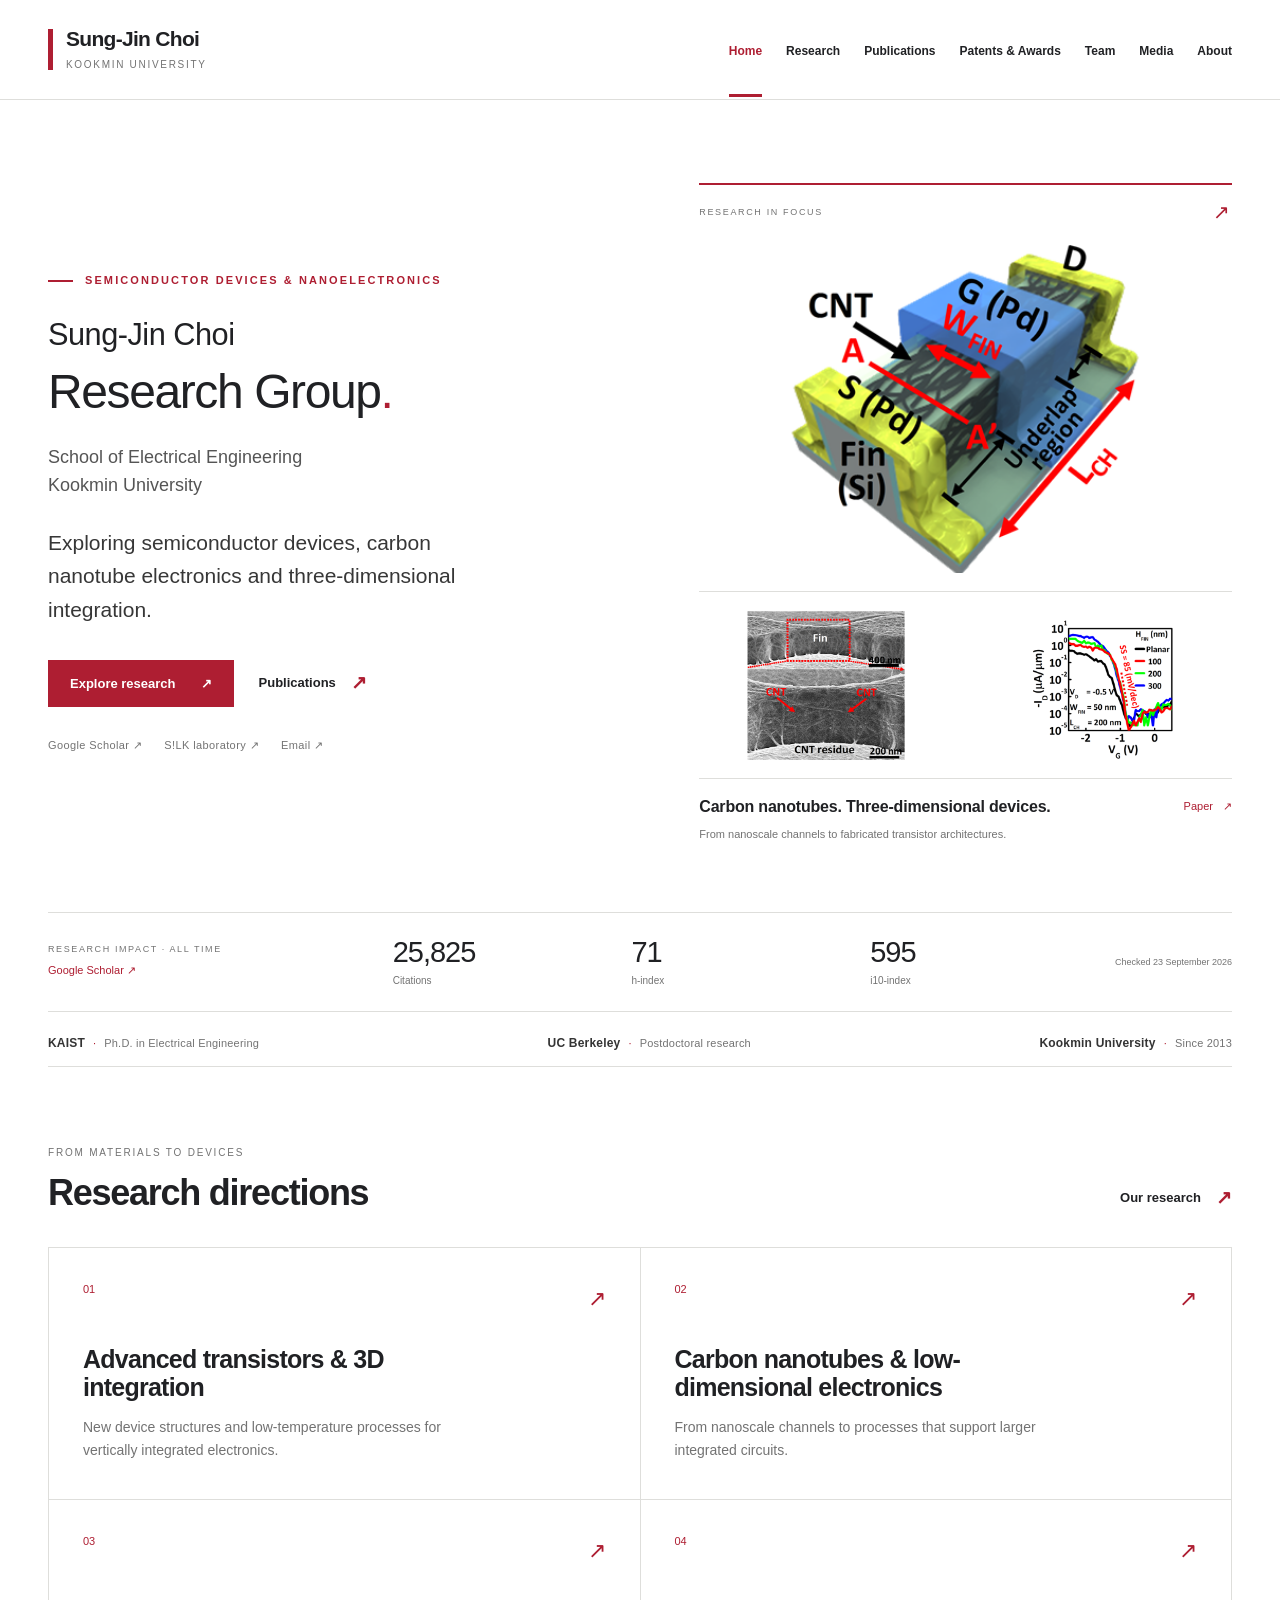
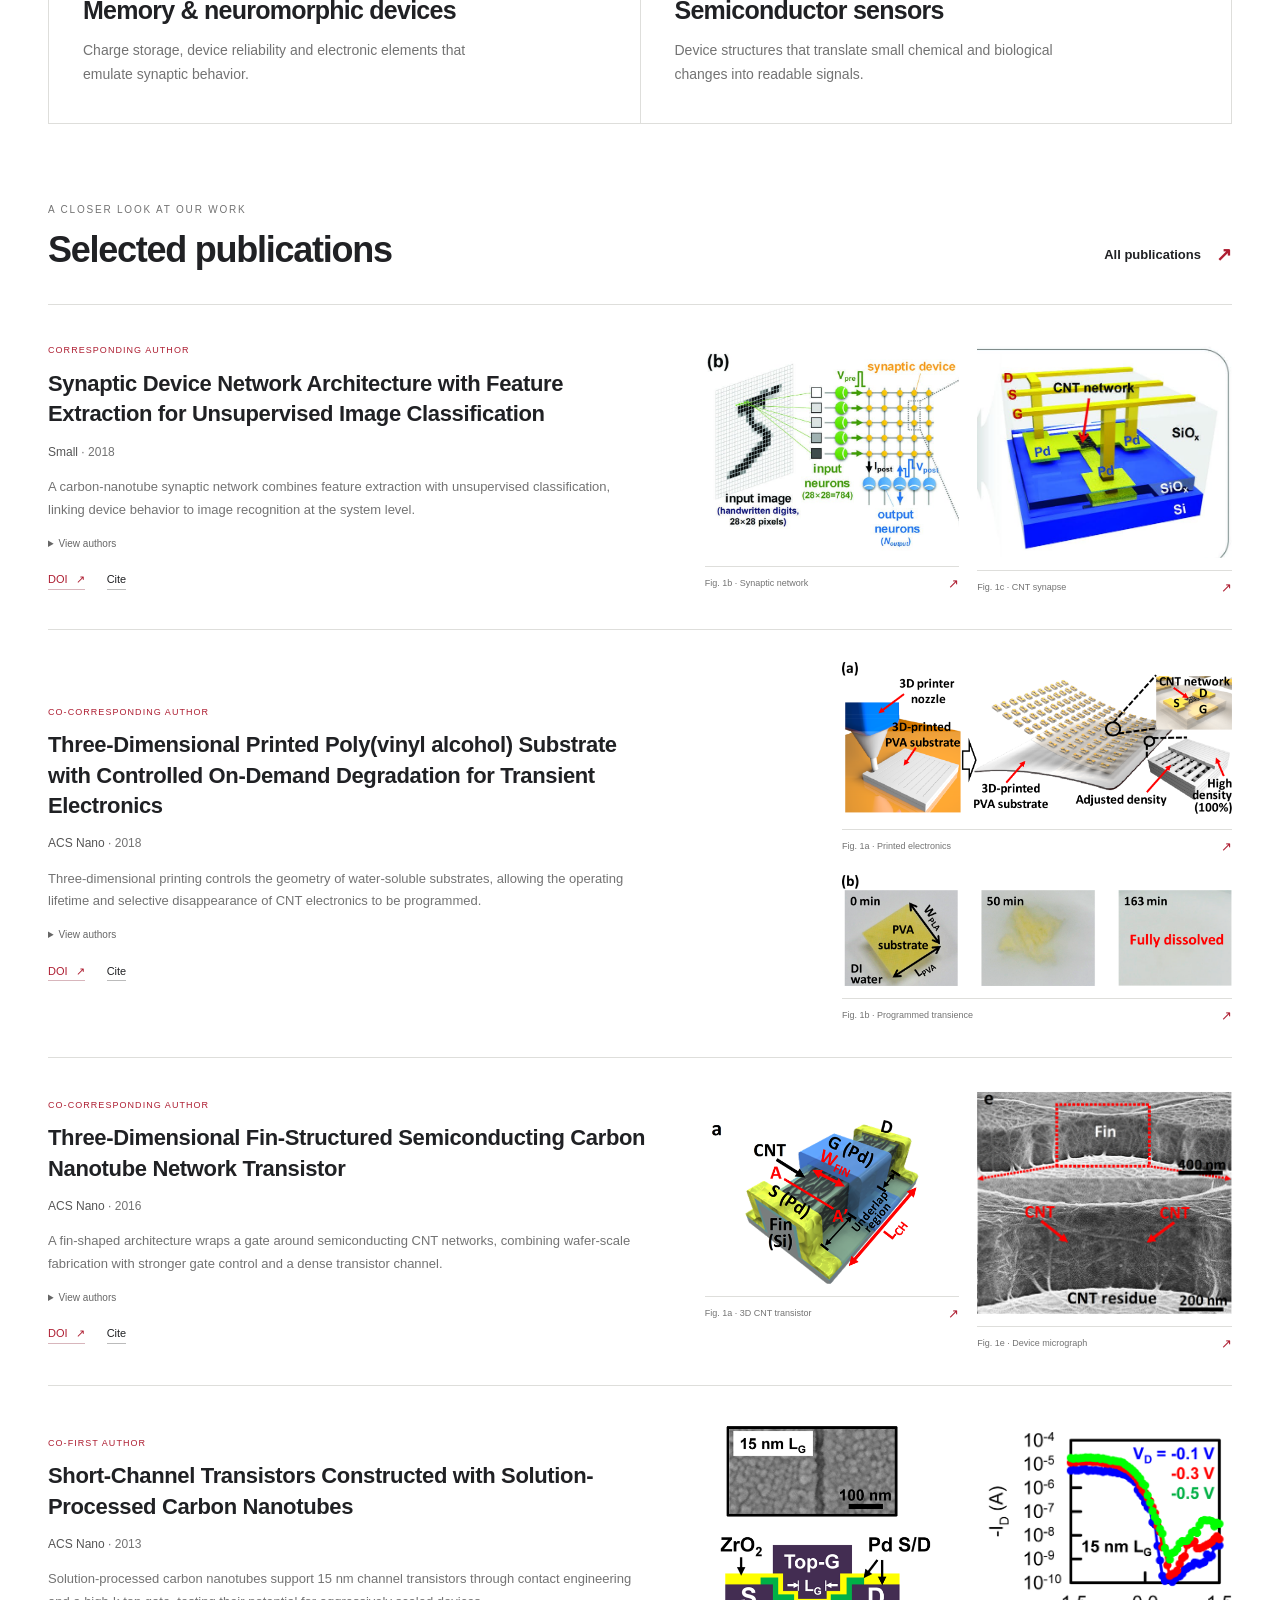
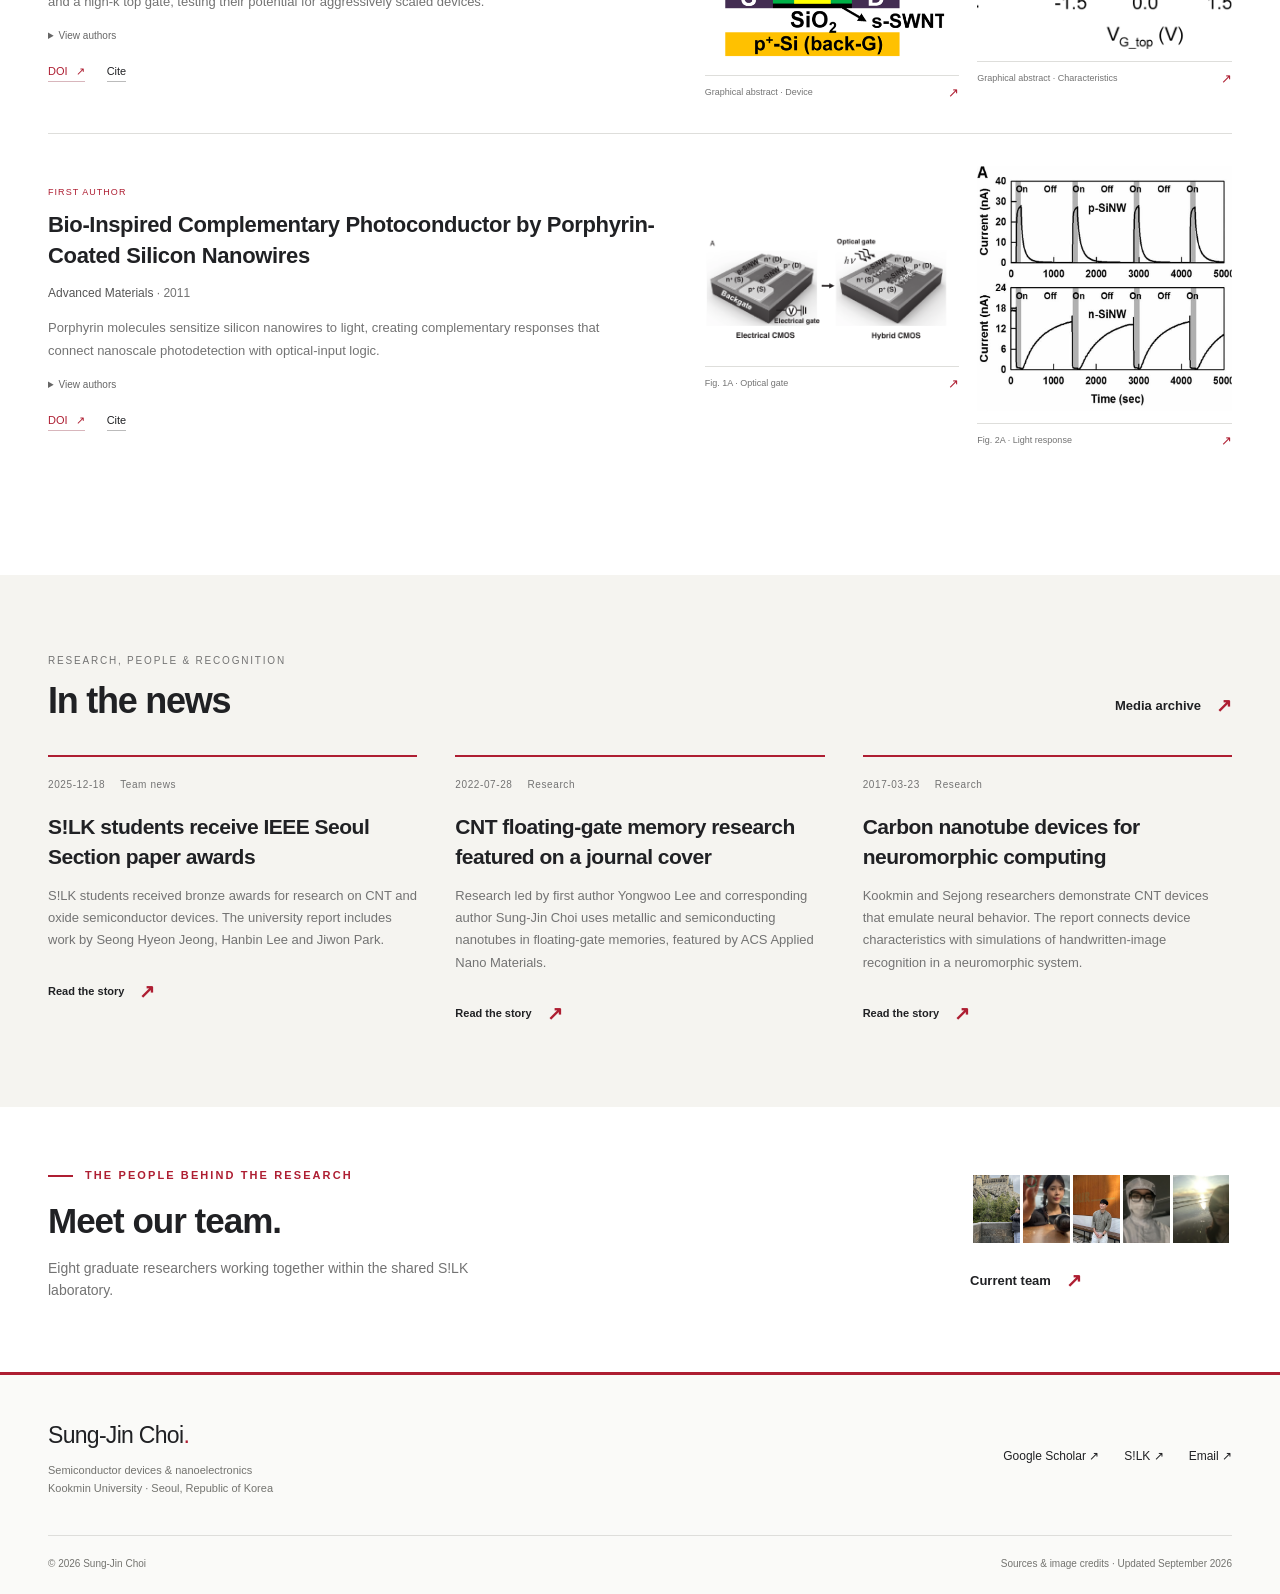
<file: index.html>
<!doctype html>
<html lang="en"><head><meta charset="utf-8"><meta name="viewport" content="width=device-width,initial-scale=1"><meta name="description" content="Sung-Jin Choi, Professor at Kookmin University. Research in semiconductor devices, carbon nanotubes, memory and three-dimensional integration."><meta name="theme-color" content="#ae1e32"><title>Sung-Jin Choi Research Group</title><link rel="canonical" href="https://sjchoiee-research.github.io/"><meta property="og:title" content="Sung-Jin Choi Research Group"><meta property="og:description" content="Sung-Jin Choi, Professor at Kookmin University. Research in semiconductor devices, carbon nanotubes, memory and three-dimensional integration."><meta property="og:type" content="website"><meta property="og:site_name" content="Sung-Jin Choi Research Group"><meta property="og:url" content="https://sjchoiee-research.github.io/"><meta property="og:image" content="https://sjchoiee-research.github.io/assets/social/research-group-share-v1.png"><meta property="og:image:secure_url" content="https://sjchoiee-research.github.io/assets/social/research-group-share-v1.png"><meta property="og:image:type" content="image/png"><meta property="og:image:width" content="1200"><meta property="og:image:height" content="630"><meta property="og:image:alt" content="Sung-Jin Choi Research Group — carbon nanotube semiconductor devices"><meta name="twitter:card" content="summary_large_image"><meta name="twitter:image" content="https://sjchoiee-research.github.io/assets/social/research-group-share-v1.png"><meta name="twitter:title" content="Sung-Jin Choi Research Group"><meta name="twitter:description" content="Sung-Jin Choi, Professor at Kookmin University. Research in semiconductor devices, carbon nanotubes, memory and three-dimensional integration."><link rel="icon" href="assets/favicon.svg" type="image/svg+xml"><link rel="stylesheet" href="assets/style.css"><link rel="stylesheet" href="assets/sections.css"><script type="application/ld+json">{"@context": "https://schema.org", "@type": "Person", "name": "Sung-Jin Choi", "jobTitle": "Professor", "affiliation": {"@type": "CollegeOrUniversity", "name": "Kookmin University"}, "sameAs": ["https://scholar.google.com/citations?user=7epJAS4AAAAJ&hl=en", "https://silk.kookmin.ac.kr/"]}</script></head><body><a class="skip" href="#main">Skip to content</a><header class="site-header"><div class="wrap header-inner"><a class="brand" href="index.html" aria-label="Sung-Jin Choi home"><span class="brand-mark" aria-hidden="true"></span><span><span class="brand-name">Sung-Jin Choi</span><span class="brand-sub">Kookmin University</span></span></a><button class="menu-toggle" type="button" aria-expanded="false" aria-controls="main-nav">Menu <span aria-hidden="true">☰</span></button><nav id="main-nav" class="main-nav" aria-label="Main navigation"><a href="index.html" class="active" aria-current="page">Home</a><a href="research.html">Research</a><a href="publications.html">Publications</a><a href="patents.html">Patents &amp; Awards</a><a href="team.html">Team</a><a href="media.html">Media</a><a href="about.html">About</a></nav></div></header><main id="main"><div class="wrap"><section class="hero"><div><div class="eyebrow">Semiconductor devices & nanoelectronics</div><h1 class="hero-group-title"><span class="hero-group-name">Sung-Jin Choi</span> Research Group<span>.</span></h1><p class="hero-role">School of Electrical Engineering<br>Kookmin University</p><p class="hero-description">Exploring semiconductor devices, carbon nanotube electronics and three-dimensional integration.</p><div class="hero-links"><a href="research.html" class="button">Explore research <span aria-hidden="true">↗</span></a><a class="text-link" href="publications.html">Publications<span class="arrow" aria-hidden="true">↗</span></a></div><div class="hero-socials"><a href="https://scholar.google.com/citations?user=7epJAS4AAAAJ&amp;hl=en" target="_blank" rel="noopener noreferrer" class="">Google Scholar ↗</a><a href="https://silk.kookmin.ac.kr/" target="_blank" rel="noopener noreferrer" class="">S!LK laboratory ↗</a><a href="mailto:sjchoiee@kookmin.ac.kr">Email ↗</a></div></div><figure class="hero-science"><div class="hero-science-topline"><span>Research in focus</span><span class="hero-science-mark" aria-hidden="true">↗</span></div><div class="hero-science-main"><a href="assets/selected/fincnt2016-p2-i1.png" class="figure-window hero-main-window" target="_blank" rel="noopener noreferrer" aria-label="Open original figure: Schematic of a three-dimensional fin-structured CNT transistor"><svg class="research-panel" xmlns="http://www.w3.org/2000/svg" viewBox="0 0 482 310" width="482" height="310" role="img" aria-label="Schematic of a three-dimensional fin-structured CNT transistor"><title>Schematic of a three-dimensional fin-structured CNT transistor</title><defs><clipPath id="figure-clip-3"><path d="M0,0h482v310h-482z M0,0h44v36h-44z" clip-rule="evenodd"/></clipPath></defs><image href="assets/selected/fincnt2016-p2-i1.png" x="0" y="0" width="1000" height="681" preserveAspectRatio="none" clip-path="url(#figure-clip-3)"/></svg></a></div><div class="hero-science-detail has-companion"><a href="assets/selected/fincnt2016-p2-i1.png" class="figure-window hero-detail-window" target="_blank" rel="noopener noreferrer" aria-label="Open original figure: Scanning electron micrograph of the fabricated fin CNT channel"><svg class="research-panel" xmlns="http://www.w3.org/2000/svg" viewBox="524 0 476 454" width="476" height="454" role="img" aria-label="Scanning electron micrograph of the fabricated fin CNT channel"><title>Scanning electron micrograph of the fabricated fin CNT channel</title><defs><clipPath id="figure-clip-2"><path d="M524,0h476v454h-476z" clip-rule="evenodd"/></clipPath></defs><image href="assets/selected/fincnt2016-p2-i1.png" x="0" y="0" width="1000" height="681" preserveAspectRatio="none" clip-path="url(#figure-clip-2)"/></svg></a><a href="assets/selected/fincnt2016-p3-i1.png" class="figure-window hero-detail-window" target="_blank" rel="noopener noreferrer" aria-label="Open original figure: Transfer characteristics of planar and three-dimensional CNT transistors with different fin heights"><svg class="research-panel" xmlns="http://www.w3.org/2000/svg" viewBox="0 500 474 490" width="474" height="490" role="img" aria-label="Transfer characteristics of planar and three-dimensional CNT transistors with different fin heights"><title>Transfer characteristics of planar and three-dimensional CNT transistors with different fin heights</title><defs><clipPath id="figure-clip-1"><path d="M0,500h474v490h-474z M0,500h46v48h-46z" clip-rule="evenodd"/></clipPath></defs><image href="assets/selected/fincnt2016-p3-i1.png" x="0" y="0" width="1500" height="990" preserveAspectRatio="none" clip-path="url(#figure-clip-1)"/></svg></a></div><figcaption class="hero-science-caption"><div><strong>Carbon nanotubes. Three-dimensional devices.</strong><p>From nanoscale channels to fabricated transistor architectures.</p></div><a href="https://doi.org/10.1021/acsnano.6b05429" class="hero-science-source" target="_blank" rel="noopener noreferrer" aria-label="Read the research paper">Paper <span aria-hidden="true">↗</span></a></figcaption></figure></section><section class="scholar-strip" id="scholar-metrics" aria-label="Google Scholar research metrics"><div class="scholar-label"><span>Research impact · All time</span><a href="https://scholar.google.com/citations?user=7epJAS4AAAAJ&amp;hl=en" class="" target="_blank" rel="noopener noreferrer">Google Scholar <span aria-hidden="true">↗</span></a></div><div class="scholar-values"><a href="https://scholar.google.com/citations?user=7epJAS4AAAAJ&amp;hl=en" class="scholar-stat" target="_blank" rel="noopener noreferrer" aria-label="Citations: 25,825. View Google Scholar"><strong>25,825</strong><span>Citations</span></a><a href="https://scholar.google.com/citations?user=7epJAS4AAAAJ&amp;hl=en" class="scholar-stat" target="_blank" rel="noopener noreferrer" aria-label="h-index: 71. View Google Scholar"><strong>71</strong><span>h-index</span></a><a href="https://scholar.google.com/citations?user=7epJAS4AAAAJ&amp;hl=en" class="scholar-stat" target="_blank" rel="noopener noreferrer" aria-label="i10-index: 595. View Google Scholar"><strong>595</strong><span>i10-index</span></a></div><p class="scholar-checked">Checked 23 September 2026</p></section><div class="credentials"><span><strong>KAIST</strong><span class="dot">·</span>Ph.D. in Electrical Engineering</span><span><strong>UC Berkeley</strong><span class="dot">·</span>Postdoctoral research</span><span><strong>Kookmin University</strong><span class="dot">·</span>Since 2013</span></div><section class="section"><div class="section-head"><div><div class="section-label">From materials to devices</div><h2>Research directions</h2></div><a class="text-link" href="research.html">Our research<span class="arrow" aria-hidden="true">↗</span></a></div><div class="research-grid"><a class="research-card" href="research.html#transistors-3d"><div class="research-number">01<span aria-hidden="true">↗</span></div><h3>Advanced transistors &amp; 3D integration</h3><p>New device structures and low-temperature processes for vertically integrated electronics.</p></a><a class="research-card" href="research.html#low-dimensional"><div class="research-number">02<span aria-hidden="true">↗</span></div><h3>Carbon nanotubes &amp; low-dimensional electronics</h3><p>From nanoscale channels to processes that support larger integrated circuits.</p></a><a class="research-card" href="research.html#memory-neuromorphic"><div class="research-number">03<span aria-hidden="true">↗</span></div><h3>Memory &amp; neuromorphic devices</h3><p>Charge storage, device reliability and electronic elements that emulate synaptic behavior.</p></a><a class="research-card" href="research.html#sensors"><div class="research-number">04<span aria-hidden="true">↗</span></div><h3>Semiconductor sensors</h3><p>Device structures that translate small chemical and biological changes into readable signals.</p></a></div></section><section class="section featured-section" id="selected-publications" aria-labelledby="featured-heading"><div class="section-head"><div><div class="section-label">A closer look at our work</div><h2 id="featured-heading">Selected publications</h2></div><a class="text-link" href="publications.html">All publications <span class="arrow" aria-hidden="true">↗</span></a></div><div class="featured-list"><article class="featured-paper has-figures"><div class="featured-copy"><p class="featured-role">Corresponding author</p><h3><a href="https://doi.org/10.1002/smll.201800521" class="" target="_blank" rel="noopener noreferrer">Synaptic Device Network Architecture with Feature Extraction for Unsupervised Image Classification</a></h3><p class="featured-journal">Small<span aria-hidden="true"> · </span><span>2018</span></p><p class="featured-summary">A carbon-nanotube synaptic network combines feature extraction with unsupervised classification, linking device behavior to image recognition at the system level.</p><details class="featured-authors"><summary>View authors</summary><p>Sungho Kim, Bongsik Choi, Meehyun Lim, Yeamin Kim, Hee-Dong Kim, <strong>Sung-Jin Choi</strong></p></details><div class="featured-actions"><a href="https://doi.org/10.1002/smll.201800521" class="" target="_blank" rel="noopener noreferrer">DOI <span aria-hidden="true">↗</span></a><button type="button" data-cite="journal-0ae3d9a11d88" aria-label="Copy citation for Synaptic Device Network Architecture with Feature Extraction for Unsupervised Image Classification">Cite</button></div></div><div class="featured-figures"><figure class="featured-figure"><a href="assets/selected/small2018-p3-i1.jpg" class="figure-window " target="_blank" rel="noopener noreferrer" aria-label="Open original figure: A synaptic device network linking input and output neurons"><svg class="research-panel" xmlns="http://www.w3.org/2000/svg" viewBox="0 474 765 640" width="765" height="640" role="img" aria-label="A synaptic device network linking input and output neurons"><title>A synaptic device network linking input and output neurons</title><defs><clipPath id="figure-clip-4"><path d="M0,474h765v640h-765z" clip-rule="evenodd"/></clipPath></defs><image href="assets/selected/small2018-p3-i1.jpg" x="0" y="0" width="2000" height="1459" preserveAspectRatio="none" clip-path="url(#figure-clip-4)"/></svg></a><figcaption><span>Fig. 1b · Synaptic network</span><a href="https://doi.org/10.1002/smll.201800521" class="figure-source" target="_blank" rel="noopener noreferrer" aria-label="View the source for Fig. 1b · Synaptic network"><span aria-hidden="true">↗</span></a></figcaption></figure><figure class="featured-figure"><a href="assets/selected/small2018-p3-i1.jpg" class="figure-window " target="_blank" rel="noopener noreferrer" aria-label="Open original figure: Carbon nanotube synaptic transistor structure"><svg class="research-panel" xmlns="http://www.w3.org/2000/svg" viewBox="1400 537 600 520" width="600" height="520" role="img" aria-label="Carbon nanotube synaptic transistor structure"><title>Carbon nanotube synaptic transistor structure</title><defs><clipPath id="figure-clip-5"><path d="M1400,537h600v520h-600z" clip-rule="evenodd"/></clipPath></defs><image href="assets/selected/small2018-p3-i1.jpg" x="0" y="0" width="2000" height="1459" preserveAspectRatio="none" clip-path="url(#figure-clip-5)"/></svg></a><figcaption><span>Fig. 1c · CNT synapse</span><a href="https://doi.org/10.1002/smll.201800521" class="figure-source" target="_blank" rel="noopener noreferrer" aria-label="View the source for Fig. 1c · CNT synapse"><span aria-hidden="true">↗</span></a></figcaption></figure></div></article><article class="featured-paper has-figures"><div class="featured-copy"><p class="featured-role">Co-corresponding author</p><h3><a href="https://doi.org/10.1021/acsnano.8b02244" class="" target="_blank" rel="noopener noreferrer">Three-Dimensional Printed Poly(vinyl alcohol) Substrate with Controlled On-Demand Degradation for Transient Electronics</a></h3><p class="featured-journal">ACS Nano<span aria-hidden="true"> · </span><span>2018</span></p><p class="featured-summary">Three-dimensional printing controls the geometry of water-soluble substrates, allowing the operating lifetime and selective disappearance of CNT electronics to be programmed.</p><details class="featured-authors"><summary>View authors</summary><p>Jinsu Yoon, Jungmin Han, Bongsik Choi, Yongwoo Lee, Yeamin Kim, Jinhee Park, Meehyun Lim, Min-Ho Kang, Dae Hwan Kim, Dong Myong Kim, Sungho Kim, <strong>Sung-Jin Choi</strong></p></details><div class="featured-actions"><a href="https://doi.org/10.1021/acsnano.8b02244" class="" target="_blank" rel="noopener noreferrer">DOI <span aria-hidden="true">↗</span></a><button type="button" data-cite="journal-9b283986ead5" aria-label="Copy citation for Three-Dimensional Printed Poly(vinyl alcohol) Substrate with Controlled On-Demand Degradation for Transient Electronics">Cite</button></div></div><div class="featured-figures is-stacked"><figure class="featured-figure"><a href="assets/selected/pva2018-p2-i1.png" class="figure-window " target="_blank" rel="noopener noreferrer" aria-label="Open original figure: Printed PVA substrate with an array of CNT transistors"><svg class="research-panel" xmlns="http://www.w3.org/2000/svg" viewBox="0 0 1271 506" width="1271" height="506" role="img" aria-label="Printed PVA substrate with an array of CNT transistors"><title>Printed PVA substrate with an array of CNT transistors</title><defs><clipPath id="figure-clip-6"><path d="M0,0h1271v506h-1271z" clip-rule="evenodd"/></clipPath></defs><image href="assets/selected/pva2018-p2-i1.png" x="0" y="0" width="1271" height="910" preserveAspectRatio="none" clip-path="url(#figure-clip-6)"/></svg></a><figcaption><span>Fig. 1a · Printed electronics</span><a href="https://doi.org/10.1021/acsnano.8b02244" class="figure-source" target="_blank" rel="noopener noreferrer" aria-label="View the source for Fig. 1a · Printed electronics"><span aria-hidden="true">↗</span></a></figcaption></figure><figure class="featured-figure"><a href="assets/selected/pva2018-p2-i1.png" class="figure-window " target="_blank" rel="noopener noreferrer" aria-label="Open original figure: PVA substrate dissolving in water over time"><svg class="research-panel" xmlns="http://www.w3.org/2000/svg" viewBox="0 538 1271 372" width="1271" height="372" role="img" aria-label="PVA substrate dissolving in water over time"><title>PVA substrate dissolving in water over time</title><defs><clipPath id="figure-clip-7"><path d="M0,538h1271v372h-1271z" clip-rule="evenodd"/></clipPath></defs><image href="assets/selected/pva2018-p2-i1.png" x="0" y="0" width="1271" height="910" preserveAspectRatio="none" clip-path="url(#figure-clip-7)"/></svg></a><figcaption><span>Fig. 1b · Programmed transience</span><a href="https://doi.org/10.1021/acsnano.8b02244" class="figure-source" target="_blank" rel="noopener noreferrer" aria-label="View the source for Fig. 1b · Programmed transience"><span aria-hidden="true">↗</span></a></figcaption></figure></div></article><article class="featured-paper has-figures"><div class="featured-copy"><p class="featured-role">Co-corresponding author</p><h3><a href="https://doi.org/10.1021/acsnano.6b05429" class="" target="_blank" rel="noopener noreferrer">Three-Dimensional Fin-Structured Semiconducting Carbon Nanotube Network Transistor</a></h3><p class="featured-journal">ACS Nano<span aria-hidden="true"> · </span><span>2016</span></p><p class="featured-summary">A fin-shaped architecture wraps a gate around semiconducting CNT networks, combining wafer-scale fabrication with stronger gate control and a dense transistor channel.</p><details class="featured-authors"><summary>View authors</summary><p>Dongil Lee, Byung-Hyun Lee, Jinsu Yoon, Dae-Chul Ahn, Jun-Young Park, Jae Hur, Myung-Su Kim, Seung-Bae Jeon, Min-Ho Kang, Kwanghee Kim, Meehyun Lim, <strong>Sung-Jin Choi</strong>, Yang-Kyu Choi</p></details><div class="featured-actions"><a href="https://doi.org/10.1021/acsnano.6b05429" class="" target="_blank" rel="noopener noreferrer">DOI <span aria-hidden="true">↗</span></a><button type="button" data-cite="journal-1365bca11999" aria-label="Copy citation for Three-Dimensional Fin-Structured Semiconducting Carbon Nanotube Network Transistor">Cite</button></div></div><div class="featured-figures"><figure class="featured-figure"><a href="assets/selected/fincnt2016-p2-i1.png" class="figure-window " target="_blank" rel="noopener noreferrer" aria-label="Open original figure: Schematic of a three-dimensional fin-structured CNT transistor"><svg class="research-panel" xmlns="http://www.w3.org/2000/svg" viewBox="0 0 482 310" width="482" height="310" role="img" aria-label="Schematic of a three-dimensional fin-structured CNT transistor"><title>Schematic of a three-dimensional fin-structured CNT transistor</title><defs><clipPath id="figure-clip-8"><path d="M0,0h482v310h-482z" clip-rule="evenodd"/></clipPath></defs><image href="assets/selected/fincnt2016-p2-i1.png" x="0" y="0" width="1000" height="681" preserveAspectRatio="none" clip-path="url(#figure-clip-8)"/></svg></a><figcaption><span>Fig. 1a · 3D CNT transistor</span><a href="https://doi.org/10.1021/acsnano.6b05429" class="figure-source" target="_blank" rel="noopener noreferrer" aria-label="View the source for Fig. 1a · 3D CNT transistor"><span aria-hidden="true">↗</span></a></figcaption></figure><figure class="featured-figure"><a href="assets/selected/fincnt2016-p2-i1.png" class="figure-window " target="_blank" rel="noopener noreferrer" aria-label="Open original figure: Scanning electron micrograph of the fabricated fin CNT channel"><svg class="research-panel" xmlns="http://www.w3.org/2000/svg" viewBox="483 0 517 454" width="517" height="454" role="img" aria-label="Scanning electron micrograph of the fabricated fin CNT channel"><title>Scanning electron micrograph of the fabricated fin CNT channel</title><defs><clipPath id="figure-clip-9"><path d="M483,0h517v454h-517z" clip-rule="evenodd"/></clipPath></defs><image href="assets/selected/fincnt2016-p2-i1.png" x="0" y="0" width="1000" height="681" preserveAspectRatio="none" clip-path="url(#figure-clip-9)"/></svg></a><figcaption><span>Fig. 1e · Device micrograph</span><a href="https://doi.org/10.1021/acsnano.6b05429" class="figure-source" target="_blank" rel="noopener noreferrer" aria-label="View the source for Fig. 1e · Device micrograph"><span aria-hidden="true">↗</span></a></figcaption></figure></div></article><article class="featured-paper has-figures"><div class="featured-copy"><p class="featured-role">Co-first author</p><h3><a href="https://doi.org/10.1021/nn305277d" class="" target="_blank" rel="noopener noreferrer">Short-Channel Transistors Constructed with Solution-Processed Carbon Nanotubes</a></h3><p class="featured-journal">ACS Nano<span aria-hidden="true"> · </span><span>2013</span></p><p class="featured-summary">Solution-processed carbon nanotubes support 15 nm channel transistors through contact engineering and a high-k top gate, testing their potential for aggressively scaled devices.</p><details class="featured-authors"><summary>View authors</summary><p><strong>Sung-Jin Choi</strong>, Patrick Bennett, Kuniharu Takei, Chuan Wang, Cheuk Chi Lo, Ali Javey, Jeffrey Bokor</p></details><div class="featured-actions"><a href="https://doi.org/10.1021/nn305277d" class="" target="_blank" rel="noopener noreferrer">DOI <span aria-hidden="true">↗</span></a><button type="button" data-cite="journal-f7300a52d45d" aria-label="Copy citation for Short-Channel Transistors Constructed with Solution-Processed Carbon Nanotubes">Cite</button></div></div><div class="featured-figures"><figure class="featured-figure"><a href="assets/selected/shortcnt2013-p1-i1.png" class="figure-window " target="_blank" rel="noopener noreferrer" aria-label="Open original figure: 15 nm CNT transistor micrograph and device cross-section"><svg class="research-panel" xmlns="http://www.w3.org/2000/svg" viewBox="0 0 437 479" width="437" height="479" role="img" aria-label="15 nm CNT transistor micrograph and device cross-section"><title>15 nm CNT transistor micrograph and device cross-section</title><defs><clipPath id="figure-clip-10"><path d="M0,0h437v479h-437z" clip-rule="evenodd"/></clipPath></defs><image href="assets/selected/shortcnt2013-p1-i1.png" x="0" y="0" width="1000" height="479" preserveAspectRatio="none" clip-path="url(#figure-clip-10)"/></svg></a><figcaption><span>Graphical abstract · Device</span><a href="https://doi.org/10.1021/nn305277d" class="figure-source" target="_blank" rel="noopener noreferrer" aria-label="View the source for Graphical abstract · Device"><span aria-hidden="true">↗</span></a></figcaption></figure><figure class="featured-figure"><a href="assets/selected/shortcnt2013-p1-i1.png" class="figure-window " target="_blank" rel="noopener noreferrer" aria-label="Open original figure: Measured gate-voltage response of a 15 nm CNT transistor"><svg class="research-panel" xmlns="http://www.w3.org/2000/svg" viewBox="438 0 562 479" width="562" height="479" role="img" aria-label="Measured gate-voltage response of a 15 nm CNT transistor"><title>Measured gate-voltage response of a 15 nm CNT transistor</title><defs><clipPath id="figure-clip-11"><path d="M438,0h562v479h-562z" clip-rule="evenodd"/></clipPath></defs><image href="assets/selected/shortcnt2013-p1-i1.png" x="0" y="0" width="1000" height="479" preserveAspectRatio="none" clip-path="url(#figure-clip-11)"/></svg></a><figcaption><span>Graphical abstract · Characteristics</span><a href="https://doi.org/10.1021/nn305277d" class="figure-source" target="_blank" rel="noopener noreferrer" aria-label="View the source for Graphical abstract · Characteristics"><span aria-hidden="true">↗</span></a></figcaption></figure></div></article><article class="featured-paper has-figures"><div class="featured-copy"><p class="featured-role">First author</p><h3><a href="https://doi.org/10.1002/adma.201101931" class="" target="_blank" rel="noopener noreferrer">Bio-Inspired Complementary Photoconductor by Porphyrin-Coated Silicon Nanowires</a></h3><p class="featured-journal">Advanced Materials<span aria-hidden="true"> · </span><span>2011</span></p><p class="featured-summary">Porphyrin molecules sensitize silicon nanowires to light, creating complementary responses that connect nanoscale photodetection with optical-input logic.</p><details class="featured-authors"><summary>View authors</summary><p><strong>Sung-Jin Choi</strong>, Young-Chul Lee, Myeong-Lok Seol, Jae-Hyuk Ahn, Sungho Kim, Dong-Il Moon, Jin-Woo Han, Stephen Mann, Ji-Won Yang, Yang-Kyu Choi</p></details><div class="featured-actions"><a href="https://doi.org/10.1002/adma.201101931" class="" target="_blank" rel="noopener noreferrer">DOI <span aria-hidden="true">↗</span></a><button type="button" data-cite="journal-d79ee6474335" aria-label="Copy citation for Bio-Inspired Complementary Photoconductor by Porphyrin-Coated Silicon Nanowires">Cite</button></div></div><div class="featured-figures"><figure class="featured-figure"><a href="assets/selected/photo2011-fig1a.png" class="figure-window " target="_blank" rel="noopener noreferrer" aria-label="Open original figure: Electrical and hybrid CMOS structures incorporating silicon nanowires"><svg class="research-panel" xmlns="http://www.w3.org/2000/svg" viewBox="0 0 1100 444" width="1100" height="444" role="img" aria-label="Electrical and hybrid CMOS structures incorporating silicon nanowires"><title>Electrical and hybrid CMOS structures incorporating silicon nanowires</title><defs><clipPath id="figure-clip-12"><path d="M0,0h1100v444h-1100z" clip-rule="evenodd"/></clipPath></defs><image href="assets/selected/photo2011-fig1a.png" x="0" y="0" width="1100" height="444" preserveAspectRatio="none" clip-path="url(#figure-clip-12)"/></svg></a><figcaption><span>Fig. 1A · Optical gate</span><a href="https://doi.org/10.1002/adma.201101931" class="figure-source" target="_blank" rel="noopener noreferrer" aria-label="View the source for Fig. 1A · Optical gate"><span aria-hidden="true">↗</span></a></figcaption></figure><figure class="featured-figure"><a href="assets/selected/photo2011-p2-i5.jpg" class="figure-window " target="_blank" rel="noopener noreferrer" aria-label="Open original figure: Complementary light responses of p-type and n-type silicon nanowires"><svg class="research-panel" xmlns="http://www.w3.org/2000/svg" viewBox="0 0 752 723" width="752" height="723" role="img" aria-label="Complementary light responses of p-type and n-type silicon nanowires"><title>Complementary light responses of p-type and n-type silicon nanowires</title><defs><clipPath id="figure-clip-13"><path d="M0,0h752v723h-752z" clip-rule="evenodd"/></clipPath></defs><image href="assets/selected/photo2011-p2-i5.jpg" x="0" y="0" width="1300" height="723" preserveAspectRatio="none" clip-path="url(#figure-clip-13)"/></svg></a><figcaption><span>Fig. 2A · Light response</span><a href="https://doi.org/10.1002/adma.201101931" class="figure-source" target="_blank" rel="noopener noreferrer" aria-label="View the source for Fig. 2A · Light response"><span aria-hidden="true">↗</span></a></figcaption></figure></div></article></div></section></div><section class="section soft"><div class="wrap"><div class="section-head"><div><div class="section-label">Research, people & recognition</div><h2>In the news</h2></div><a class="text-link" href="media.html">Media archive<span class="arrow" aria-hidden="true">↗</span></a></div><div class="news-grid"><article class="news-card"><div class="news-meta"><span>2025-12-18</span><span>Team news</span></div><h3><a href="media.html#ieee-student-awards-2025">S!LK students receive IEEE Seoul Section paper awards</a></h3><p>S!LK students received bronze awards for research on CNT and oxide semiconductor devices. The university report includes work by Seong Hyeon Jeong, Hanbin Lee and Jiwon Park.</p><a class="text-link" href="media.html#ieee-student-awards-2025">Read the story<span class="arrow" aria-hidden="true">↗</span></a></article><article class="news-card"><div class="news-meta"><span>2022-07-28</span><span>Research</span></div><h3><a href="media.html#cnt-floating-memory-2022">CNT floating-gate memory research featured on a journal cover</a></h3><p>Research led by first author Yongwoo Lee and corresponding author Sung-Jin Choi uses metallic and semiconducting nanotubes in floating-gate memories, featured by ACS Applied Nano Materials.</p><a class="text-link" href="media.html#cnt-floating-memory-2022">Read the story<span class="arrow" aria-hidden="true">↗</span></a></article><article class="news-card"><div class="news-meta"><span>2017-03-23</span><span>Research</span></div><h3><a href="media.html#neuromorphic-cnt-2017">Carbon nanotube devices for neuromorphic computing</a></h3><p>Kookmin and Sejong researchers demonstrate CNT devices that emulate neural behavior. The report connects device characteristics with simulations of handwritten-image recognition in a neuromorphic system.</p><a class="text-link" href="media.html#neuromorphic-cnt-2017">Read the story<span class="arrow" aria-hidden="true">↗</span></a></article></div></div></section><div class="wrap"><section class="team-teaser"><div><div class="eyebrow">The people behind the research</div><h2 style="margin-top:16px">Meet our team.</h2><p>Eight graduate researchers working together within the shared S!LK laboratory.</p></div><div><a href="team.html" class="small-portraits" aria-label="Meet our eight current team members"><img src="assets/team/hanbin-lee.png" alt="Hanbin Lee" width="62" height="74" loading="lazy"><img src="assets/team/jeong-yeon-im.jpg" alt="Jeong Yeon Im" width="62" height="74" loading="lazy"><img src="assets/team/jiwon-park.jpg" alt="Jiwon Park" width="62" height="74" loading="lazy"><img src="assets/team/seong-hyeon-jeong.jpg" alt="Seong Hyeon Jeong" width="62" height="74" loading="lazy"><img src="assets/team/minji-choi.jpg" alt="Minji Choi" width="62" height="74" loading="lazy"></a><div style="margin-top:20px"><a class="text-link" href="team.html">Current team<span class="arrow" aria-hidden="true">↗</span></a></div></div></section></div></main><footer class="site-footer"><div class="wrap"><div class="footer-top"><div><a class="footer-name" href="index.html">Sung-Jin Choi<span style="color:var(--red)">.</span></a><p class="footer-sub">Semiconductor devices & nanoelectronics<br>Kookmin University · Seoul, Republic of Korea</p></div><div class="footer-links"><a href="https://scholar.google.com/citations?user=7epJAS4AAAAJ&amp;hl=en" target="_blank" rel="noopener noreferrer" class="">Google Scholar ↗</a><a href="https://silk.kookmin.ac.kr/" target="_blank" rel="noopener noreferrer" class="">S!LK ↗</a><a href="mailto:sjchoiee@kookmin.ac.kr">Email ↗</a></div></div><div class="footer-bottom"><span>© 2026 Sung-Jin Choi</span><span><a href="credits.html">Sources & image credits</a> · Updated September 2026</span></div></div></footer><script>window.SITE_DATA={"publications": [{"id": "journal-9b283986ead5", "type": "journal", "title": "Three-Dimensional Printed Poly(vinyl alcohol) Substrate with Controlled On-Demand Degradation for Transient Electronics", "authors": "Jinsu Yoon, Jungmin Han, Bongsik Choi, Yongwoo Lee, Yeamin Kim, Jinhee Park, Meehyun Lim, Min-Ho Kang, Dae Hwan Kim, Dong Myong Kim, Sungho Kim, Sung-Jin Choi", "authors_list": ["Jinsu Yoon", "Jungmin Han", "Bongsik Choi", "Yongwoo Lee", "Yeamin Kim", "Jinhee Park", "Meehyun Lim", "Min-Ho Kang", "Dae Hwan Kim", "Dong Myong Kim", "Sungho Kim", "Sung-Jin Choi"], "venue": "ACS Nano", "year": 2018, "volume": "12", "issue": "6", "pages": "6006–6012", "doi": "10.1021/acsnano.8b02244", "doi_url": "https://doi.org/10.1021/acsnano.8b02244", "source_url": "https://doi.org/10.1021/acsnano.8b02244", "source_urls": ["https://silk.kookmin.ac.kr/shop_contents/myboard_list.htm?page=4&myboard_code=sub3_1"], "selected": true, "bibliographic_details": "12(6), 6006–6012", "summary": "Three-dimensional printing controls the geometry of water-soluble substrates, allowing the operating lifetime and selective disappearance of CNT electronics to be programmed.", "research_theme": "low-dimensional", "author_role": "Co-corresponding author"}, {"id": "journal-0ae3d9a11d88", "type": "journal", "title": "Synaptic Device Network Architecture with Feature Extraction for Unsupervised Image Classification", "authors": "Sungho Kim, Bongsik Choi, Meehyun Lim, Yeamin Kim, Hee-Dong Kim, Sung-Jin Choi", "authors_list": ["Sungho Kim", "Bongsik Choi", "Meehyun Lim", "Yeamin Kim", "Hee-Dong Kim", "Sung-Jin Choi"], "venue": "Small", "year": 2018, "volume": "14", "issue": "32", "pages": "1800521", "doi": "10.1002/smll.201800521", "doi_url": "https://doi.org/10.1002/smll.201800521", "source_url": "https://doi.org/10.1002/smll.201800521", "source_urls": ["https://silk.kookmin.ac.kr/shop_contents/myboard_list.htm?page=4&myboard_code=sub3_1", "https://scholar.google.com/citations?view_op=view_citation&hl=en&user=7epJAS4AAAAJ&cstart=300&pagesize=100&citation_for_view=7epJAS4AAAAJ:xoUPa80C5rMC"], "selected": true, "bibliographic_details": "14(32), 1800521", "article_number": "1800521", "summary": "A carbon-nanotube synaptic network combines feature extraction with unsupervised classification, linking device behavior to image recognition at the system level.", "research_theme": "memory-neuromorphic", "author_role": "Corresponding author"}, {"id": "journal-1365bca11999", "type": "journal", "title": "Three-Dimensional Fin-Structured Semiconducting Carbon Nanotube Network Transistor", "authors": "Dongil Lee, Byung-Hyun Lee, Jinsu Yoon, Dae-Chul Ahn, Jun-Young Park, Jae Hur, Myung-Su Kim, Seung-Bae Jeon, Min-Ho Kang, Kwanghee Kim, Meehyun Lim, Sung-Jin Choi, Yang-Kyu Choi", "authors_list": ["Dongil Lee", "Byung-Hyun Lee", "Jinsu Yoon", "Dae-Chul Ahn", "Jun-Young Park", "Jae Hur", "Myung-Su Kim", "Seung-Bae Jeon", "Min-Ho Kang", "Kwanghee Kim", "Meehyun Lim", "Sung-Jin Choi", "Yang-Kyu Choi"], "venue": "ACS Nano", "year": 2016, "volume": "10", "issue": "12", "pages": "10894–10900", "doi": "10.1021/acsnano.6b05429", "doi_url": "https://doi.org/10.1021/acsnano.6b05429", "source_url": "https://doi.org/10.1021/acsnano.6b05429", "source_urls": ["https://silk.kookmin.ac.kr/shop_contents/myboard_list.htm?page=5&myboard_code=sub3_1", "https://scholar.google.com/citations?view_op=view_citation&hl=en&user=7epJAS4AAAAJ&cstart=200&pagesize=100&citation_for_view=7epJAS4AAAAJ:2LJqrQHhYIgC"], "selected": true, "bibliographic_details": "10(12), 10894–10900", "summary": "A fin-shaped architecture wraps a gate around semiconducting CNT networks, combining wafer-scale fabrication with stronger gate control and a dense transistor channel.", "research_theme": "transistors-3d", "author_role": "Co-corresponding author"}, {"id": "journal-f7300a52d45d", "type": "journal", "title": "Short-Channel Transistors Constructed with Solution-Processed Carbon Nanotubes", "authors": "Sung-Jin Choi, Patrick Bennett, Kuniharu Takei, Chuan Wang, Cheuk Chi Lo, Ali Javey, Jeffrey Bokor", "authors_list": ["Sung-Jin Choi", "Patrick Bennett", "Kuniharu Takei", "Chuan Wang", "Cheuk Chi Lo", "Ali Javey", "Jeffrey Bokor"], "venue": "ACS Nano", "year": 2013, "volume": "7", "issue": "1", "pages": "798–803", "doi": "10.1021/nn305277d", "doi_url": "https://doi.org/10.1021/nn305277d", "source_url": "https://doi.org/10.1021/nn305277d", "source_urls": ["https://silk.kookmin.ac.kr/shop_contents/myboard_list.htm?page=6&myboard_code=sub3_1", "https://scholar.google.com/citations?view_op=view_citation&hl=en&user=7epJAS4AAAAJ&pagesize=100&citation_for_view=7epJAS4AAAAJ:Og1tA8FjbJAC"], "selected": true, "bibliographic_details": "7(1), 798–803", "summary": "Solution-processed carbon nanotubes support 15 nm channel transistors through contact engineering and a high-k top gate, testing their potential for aggressively scaled devices.", "research_theme": "low-dimensional", "author_role": "Co-first author"}, {"id": "journal-d79ee6474335", "type": "journal", "title": "Bio-Inspired Complementary Photoconductor by Porphyrin-Coated Silicon Nanowires", "authors": "Sung-Jin Choi, Young-Chul Lee, Myeong-Lok Seol, Jae-Hyuk Ahn, Sungho Kim, Dong-Il Moon, Jin-Woo Han, Stephen Mann, Ji-Won Yang, Yang-Kyu Choi", "authors_list": ["Sung-Jin Choi", "Young-Chul Lee", "Myeong-Lok Seol", "Jae-Hyuk Ahn", "Sungho Kim", "Dong-Il Moon", "Jin-Woo Han", "Stephen Mann", "Ji-Won Yang", "Yang-Kyu Choi"], "venue": "Advanced Materials", "year": 2011, "volume": "23", "pages": "3979–3983", "doi": "10.1002/adma.201101931", "doi_url": "https://doi.org/10.1002/adma.201101931", "source_url": "https://doi.org/10.1002/adma.201101931", "source_urls": ["https://silk.kookmin.ac.kr/shop_contents/myboard_list.htm?page=7&myboard_code=sub3_1", "https://scholar.google.com/citations?view_op=view_citation&hl=en&user=7epJAS4AAAAJ&cstart=200&pagesize=100&citation_for_view=7epJAS4AAAAJ:unp9ATQDT5gC"], "selected": true, "bibliographic_details": "23(34), 3979–3983", "issue": "34", "summary": "Porphyrin molecules sensitize silicon nanowires to light, creating complementary responses that connect nanoscale photodetection with optical-input logic.", "research_theme": "sensors", "author_role": "First author"}]};</script><script src="assets/app.js" defer></script></body></html>
</file>
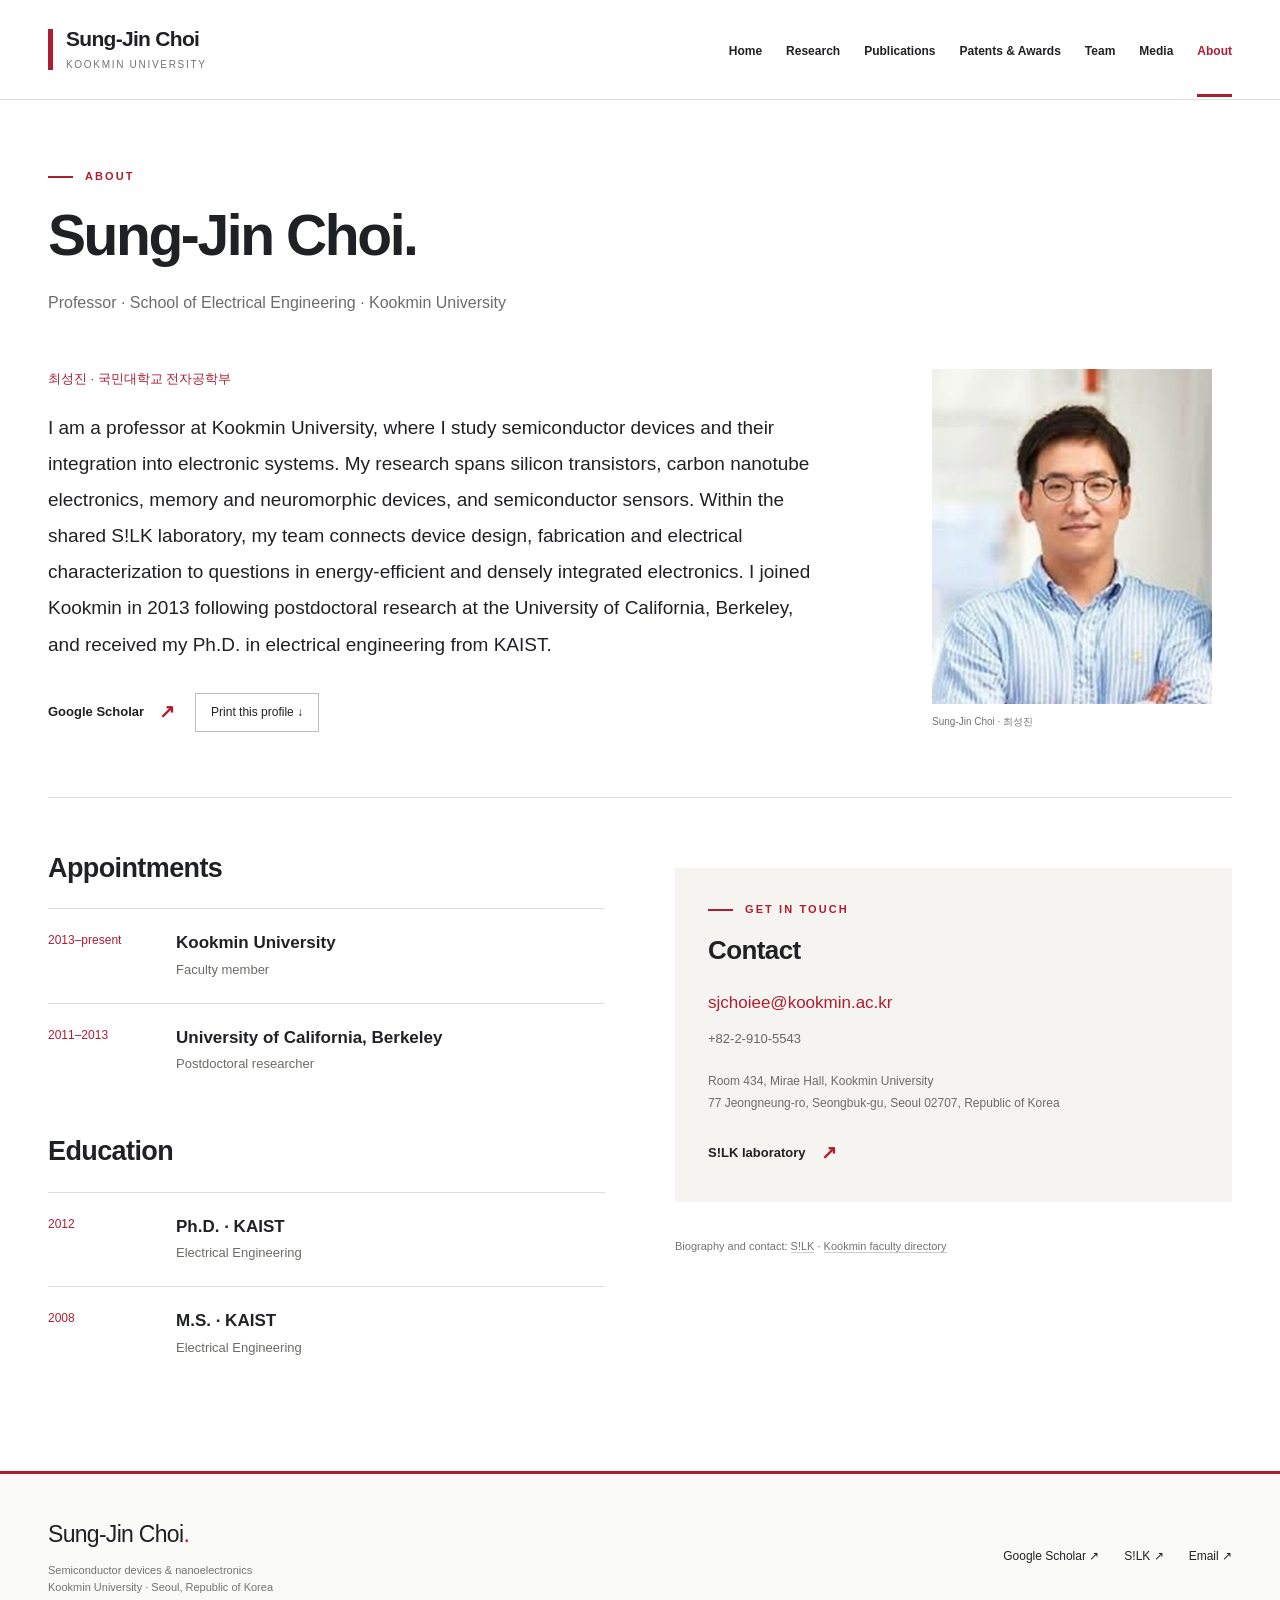
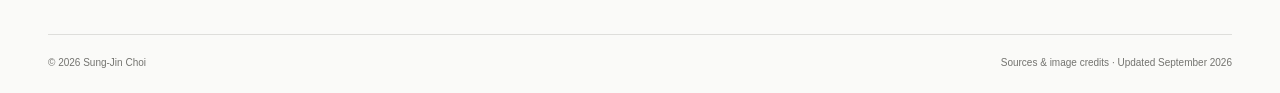
<file: about.html>
<!doctype html>
<html lang="en"><head><meta charset="utf-8"><meta name="viewport" content="width=device-width,initial-scale=1"><meta name="description" content="Sung-Jin Choi, Professor at Kookmin University. Research in semiconductor devices, carbon nanotubes, memory and three-dimensional integration."><meta name="theme-color" content="#ae1e32"><title>About · Sung-Jin Choi Research Group</title><link rel="canonical" href="https://sjchoiee-research.github.io/about.html"><meta property="og:title" content="About · Sung-Jin Choi Research Group"><meta property="og:description" content="Sung-Jin Choi, Professor at Kookmin University. Research in semiconductor devices, carbon nanotubes, memory and three-dimensional integration."><meta property="og:type" content="website"><meta property="og:site_name" content="Sung-Jin Choi Research Group"><meta property="og:url" content="https://sjchoiee-research.github.io/about.html"><meta property="og:image" content="https://sjchoiee-research.github.io/assets/social/research-group-share-v1.png"><meta property="og:image:secure_url" content="https://sjchoiee-research.github.io/assets/social/research-group-share-v1.png"><meta property="og:image:type" content="image/png"><meta property="og:image:width" content="1200"><meta property="og:image:height" content="630"><meta property="og:image:alt" content="Sung-Jin Choi Research Group — carbon nanotube semiconductor devices"><meta name="twitter:card" content="summary_large_image"><meta name="twitter:image" content="https://sjchoiee-research.github.io/assets/social/research-group-share-v1.png"><meta name="twitter:title" content="About · Sung-Jin Choi Research Group"><meta name="twitter:description" content="Sung-Jin Choi, Professor at Kookmin University. Research in semiconductor devices, carbon nanotubes, memory and three-dimensional integration."><link rel="icon" href="assets/favicon.svg" type="image/svg+xml"><link rel="stylesheet" href="assets/style.css"><link rel="stylesheet" href="assets/sections.css"><script type="application/ld+json">{"@context": "https://schema.org", "@type": "Person", "name": "Sung-Jin Choi", "jobTitle": "Professor", "affiliation": {"@type": "CollegeOrUniversity", "name": "Kookmin University"}, "sameAs": ["https://scholar.google.com/citations?user=7epJAS4AAAAJ&hl=en", "https://silk.kookmin.ac.kr/"]}</script></head><body><a class="skip" href="#main">Skip to content</a><header class="site-header"><div class="wrap header-inner"><a class="brand" href="index.html" aria-label="Sung-Jin Choi home"><span class="brand-mark" aria-hidden="true"></span><span><span class="brand-name">Sung-Jin Choi</span><span class="brand-sub">Kookmin University</span></span></a><button class="menu-toggle" type="button" aria-expanded="false" aria-controls="main-nav">Menu <span aria-hidden="true">☰</span></button><nav id="main-nav" class="main-nav" aria-label="Main navigation"><a href="index.html">Home</a><a href="research.html">Research</a><a href="publications.html">Publications</a><a href="patents.html">Patents &amp; Awards</a><a href="team.html">Team</a><a href="media.html">Media</a><a href="about.html" class="active" aria-current="page">About</a></nav></div></header><main id="main"><div class="wrap content-bottom"><div class="page-intro"><div class="eyebrow">About</div><h1 class="">Sung-Jin Choi.</h1><p>Professor · School of Electrical Engineering · Kookmin University</p></div><section class="about-top"><div><div class="about-subtitle" lang="ko">최성진 · 국민대학교 전자공학부</div><p class="bio">I am a professor at Kookmin University, where I study semiconductor devices and their integration into electronic systems. My research spans silicon transistors, carbon nanotube electronics, memory and neuromorphic devices, and semiconductor sensors. Within the shared S!LK laboratory, my team connects device design, fabrication and electrical characterization to questions in energy-efficient and densely integrated electronics. I joined Kookmin in 2013 following postdoctoral research at the University of California, Berkeley, and received my Ph.D. in electrical engineering from KAIST.</p><div class="profile-actions"><a class="text-link" href="https://scholar.google.com/citations?user=7epJAS4AAAAJ&amp;hl=en">Google Scholar<span class="arrow" aria-hidden="true">↗</span></a><button id="print-profile" type="button">Print this profile ↓</button></div></div><figure><img src="assets/research/sung-jin-choi.jpg" width="280" height="335" alt="Sung-Jin Choi"><figcaption class="people-caption" style="margin-top:10px">Sung-Jin Choi · 최성진</figcaption></figure></section><div class="about-grid"><section><h2>Appointments</h2><div class="timeline"><div class="date">2013–present</div><div><h3>Kookmin University</h3><p>Faculty member</p></div></div><div class="timeline"><div class="date">2011–2013</div><div><h3>University of California, Berkeley</h3><p>Postdoctoral researcher</p></div></div><h2 style="margin-top:39px">Education</h2><div class="timeline"><div class="date">2012</div><div><h3>Ph.D. · KAIST</h3><p>Electrical Engineering</p></div></div><div class="timeline"><div class="date">2008</div><div><h3>M.S. · KAIST</h3><p>Electrical Engineering</p></div></div></section><section><div class="contact-panel"><div class="eyebrow">Get in touch</div><h2 style="margin-top:18px">Contact</h2><a class="email" href="mailto:sjchoiee@kookmin.ac.kr">sjchoiee@kookmin.ac.kr</a><p style="margin-top:13px"><a href="tel:+82-2-910-5543">+82-2-910-5543</a></p><address>Room 434, Mirae Hall, Kookmin University<br>77 Jeongneung-ro, Seongbuk-gu, Seoul 02707, Republic of Korea</address><div style="margin-top:23px"><a class="text-link" href="https://silk.kookmin.ac.kr/">S!LK laboratory<span class="arrow" aria-hidden="true">↗</span></a></div></div><p class="source-note">Biography and contact: <a href="https://silk.kookmin.ac.kr/myboard/sub2_1" target="_blank" rel="noopener noreferrer">S!LK</a> · <a href="https://ee.kookmin.ac.kr/intro/professor" target="_blank" rel="noopener noreferrer">Kookmin faculty directory</a></p></section></div></div></main><footer class="site-footer"><div class="wrap"><div class="footer-top"><div><a class="footer-name" href="index.html">Sung-Jin Choi<span style="color:var(--red)">.</span></a><p class="footer-sub">Semiconductor devices & nanoelectronics<br>Kookmin University · Seoul, Republic of Korea</p></div><div class="footer-links"><a href="https://scholar.google.com/citations?user=7epJAS4AAAAJ&amp;hl=en" target="_blank" rel="noopener noreferrer" class="">Google Scholar ↗</a><a href="https://silk.kookmin.ac.kr/" target="_blank" rel="noopener noreferrer" class="">S!LK ↗</a><a href="mailto:sjchoiee@kookmin.ac.kr">Email ↗</a></div></div><div class="footer-bottom"><span>© 2026 Sung-Jin Choi</span><span><a href="credits.html">Sources & image credits</a> · Updated September 2026</span></div></div></footer><script src="assets/app.js" defer></script></body></html>
</file>
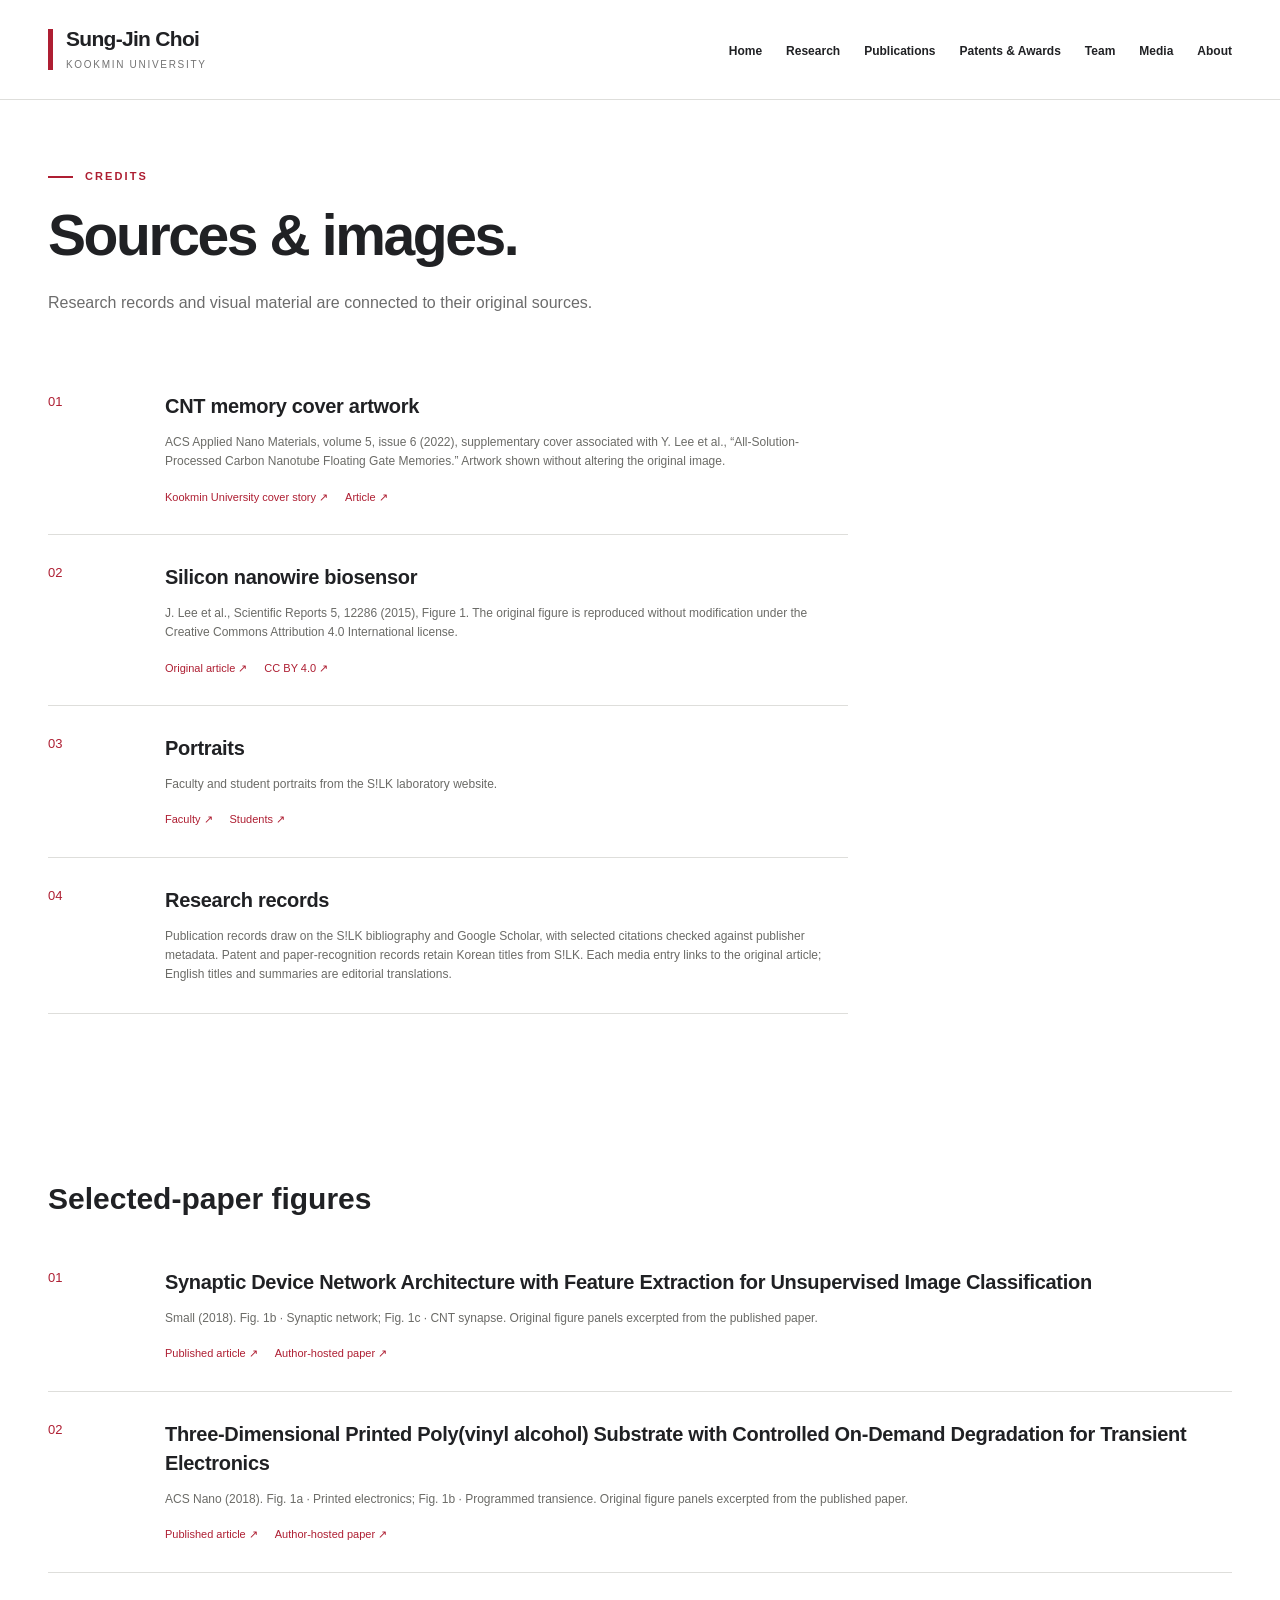
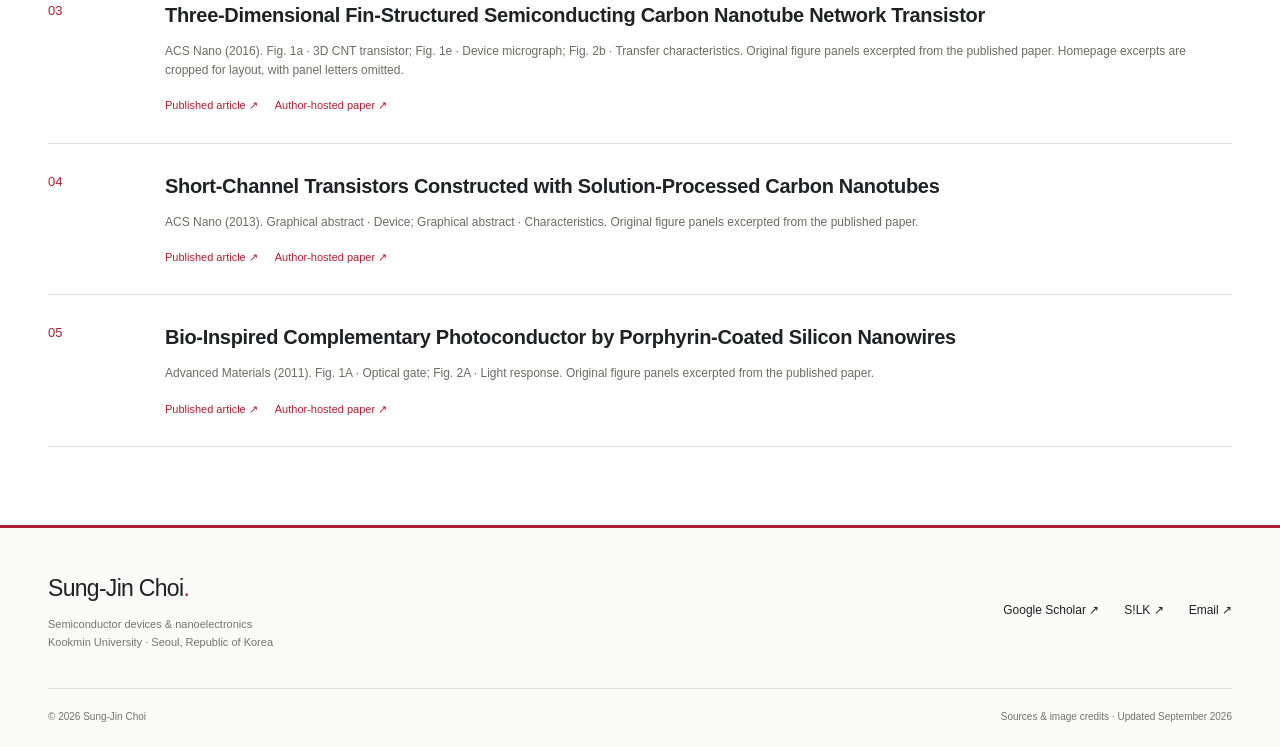
<file: credits.html>
<!doctype html>
<html lang="en"><head><meta charset="utf-8"><meta name="viewport" content="width=device-width,initial-scale=1"><meta name="description" content="Sung-Jin Choi, Professor at Kookmin University. Research in semiconductor devices, carbon nanotubes, memory and three-dimensional integration."><meta name="theme-color" content="#ae1e32"><title>Sources &amp; Credits · Sung-Jin Choi Research Group</title><link rel="canonical" href="https://sjchoiee-research.github.io/credits.html"><meta property="og:title" content="Sources &amp; Credits · Sung-Jin Choi Research Group"><meta property="og:description" content="Sung-Jin Choi, Professor at Kookmin University. Research in semiconductor devices, carbon nanotubes, memory and three-dimensional integration."><meta property="og:type" content="website"><meta property="og:site_name" content="Sung-Jin Choi Research Group"><meta property="og:url" content="https://sjchoiee-research.github.io/credits.html"><meta property="og:image" content="https://sjchoiee-research.github.io/assets/social/research-group-share-v1.png"><meta property="og:image:secure_url" content="https://sjchoiee-research.github.io/assets/social/research-group-share-v1.png"><meta property="og:image:type" content="image/png"><meta property="og:image:width" content="1200"><meta property="og:image:height" content="630"><meta property="og:image:alt" content="Sung-Jin Choi Research Group — carbon nanotube semiconductor devices"><meta name="twitter:card" content="summary_large_image"><meta name="twitter:image" content="https://sjchoiee-research.github.io/assets/social/research-group-share-v1.png"><meta name="twitter:title" content="Sources &amp; Credits · Sung-Jin Choi Research Group"><meta name="twitter:description" content="Sung-Jin Choi, Professor at Kookmin University. Research in semiconductor devices, carbon nanotubes, memory and three-dimensional integration."><link rel="icon" href="assets/favicon.svg" type="image/svg+xml"><link rel="stylesheet" href="assets/style.css"><link rel="stylesheet" href="assets/sections.css"><script type="application/ld+json">{"@context": "https://schema.org", "@type": "Person", "name": "Sung-Jin Choi", "jobTitle": "Professor", "affiliation": {"@type": "CollegeOrUniversity", "name": "Kookmin University"}, "sameAs": ["https://scholar.google.com/citations?user=7epJAS4AAAAJ&hl=en", "https://silk.kookmin.ac.kr/"]}</script></head><body><a class="skip" href="#main">Skip to content</a><header class="site-header"><div class="wrap header-inner"><a class="brand" href="index.html" aria-label="Sung-Jin Choi home"><span class="brand-mark" aria-hidden="true"></span><span><span class="brand-name">Sung-Jin Choi</span><span class="brand-sub">Kookmin University</span></span></a><button class="menu-toggle" type="button" aria-expanded="false" aria-controls="main-nav">Menu <span aria-hidden="true">☰</span></button><nav id="main-nav" class="main-nav" aria-label="Main navigation"><a href="index.html">Home</a><a href="research.html">Research</a><a href="publications.html">Publications</a><a href="patents.html">Patents &amp; Awards</a><a href="team.html">Team</a><a href="media.html">Media</a><a href="about.html">About</a></nav></div></header><main id="main"><div class="wrap content-bottom"><div class="page-intro"><div class="eyebrow">Credits</div><h1 class="">Sources &amp; images.</h1><p>Research records and visual material are connected to their original sources.</p></div><div style="max-width:800px"><article class="achievement"><div class="record-year">01</div><div><h3>CNT memory cover artwork</h3><p class="record-details">ACS Applied Nano Materials, volume 5, issue 6 (2022), supplementary cover associated with Y. Lee et al., “All-Solution-Processed Carbon Nanotube Floating Gate Memories.” Artwork shown without altering the original image.</p><div class="record-meta"><a href="https://ee.kookmin.ac.kr/community/board/ee_news/276" target="_blank" rel="noopener noreferrer">Kookmin University cover story ↗</a><a href="https://doi.org/10.1021/acsanm.2c00851" target="_blank" rel="noopener noreferrer">Article ↗</a></div></div></article><article class="achievement"><div class="record-year">02</div><div><h3>Silicon nanowire biosensor</h3><p class="record-details">J. Lee et al., Scientific Reports 5, 12286 (2015), Figure 1. The original figure is reproduced without modification under the Creative Commons Attribution 4.0 International license.</p><div class="record-meta"><a href="https://www.nature.com/articles/srep12286" target="_blank" rel="noopener noreferrer">Original article ↗</a><a href="https://creativecommons.org/licenses/by/4.0/" target="_blank" rel="noopener noreferrer">CC BY 4.0 ↗</a></div></div></article><article class="achievement"><div class="record-year">03</div><div><h3>Portraits</h3><p class="record-details">Faculty and student portraits from the S!LK laboratory website.</p><div class="record-meta"><a href="https://silk.kookmin.ac.kr/myboard/sub2_1" target="_blank" rel="noopener noreferrer">Faculty ↗</a><a href="https://silk.kookmin.ac.kr/myboard/sub2_2" target="_blank" rel="noopener noreferrer">Students ↗</a></div></div></article><article class="achievement"><div class="record-year">04</div><div><h3>Research records</h3><p class="record-details">Publication records draw on the S!LK bibliography and Google Scholar, with selected citations checked against publisher metadata. Patent and paper-recognition records retain Korean titles from S!LK. Each media entry links to the original article; English titles and summaries are editorial translations.</p></div></article></div></div><div class="wrap"><section class="section"><h2 style="font-size:30px;margin-bottom:25px">Selected-paper figures</h2><article class="achievement"><div class="record-year">01</div><div><h3>Synaptic Device Network Architecture with Feature Extraction for Unsupervised Image Classification</h3><p class="record-details">Small (2018). Fig. 1b · Synaptic network; Fig. 1c · CNT synapse. Original figure panels excerpted from the published paper.</p><div class="record-meta"><a href="https://doi.org/10.1002/smll.201800521" target="_blank" rel="noopener noreferrer" class="">Published article ↗</a><a href="https://silk.kookmin.ac.kr/img_up/shop_pds/kmusilk/contents/myboard/kim_et_al-2018-small1.pdf" target="_blank" rel="noopener noreferrer" class="">Author-hosted paper ↗</a></div></div></article><article class="achievement"><div class="record-year">02</div><div><h3>Three-Dimensional Printed Poly(vinyl alcohol) Substrate with Controlled On-Demand Degradation for Transient Electronics</h3><p class="record-details">ACS Nano (2018). Fig. 1a · Printed electronics; Fig. 1b · Programmed transience. Original figure panels excerpted from the published paper.</p><div class="record-meta"><a href="https://doi.org/10.1021/acsnano.8b02244" target="_blank" rel="noopener noreferrer" class="">Published article ↗</a><a href="https://silk.kookmin.ac.kr/img_up/shop_pds/kmusilk/contents/myboard/three-dimensionalprintedpvasubstratewithc.pdf" target="_blank" rel="noopener noreferrer" class="">Author-hosted paper ↗</a></div></div></article><article class="achievement"><div class="record-year">03</div><div><h3>Three-Dimensional Fin-Structured Semiconducting Carbon Nanotube Network Transistor</h3><p class="record-details">ACS Nano (2016). Fig. 1a · 3D CNT transistor; Fig. 1e · Device micrograph; Fig. 2b · Transfer characteristics. Original figure panels excerpted from the published paper. Homepage excerpts are cropped for layout, with panel letters omitted.</p><div class="record-meta"><a href="https://doi.org/10.1021/acsnano.6b05429" target="_blank" rel="noopener noreferrer" class="">Published article ↗</a><a href="https://silk.kookmin.ac.kr/img_up/shop_pds/kmusilk/contents/myboard/acsnano2e6b054291.pdf" target="_blank" rel="noopener noreferrer" class="">Author-hosted paper ↗</a></div></div></article><article class="achievement"><div class="record-year">04</div><div><h3>Short-Channel Transistors Constructed with Solution-Processed Carbon Nanotubes</h3><p class="record-details">ACS Nano (2013). Graphical abstract · Device; Graphical abstract · Characteristics. Original figure panels excerpted from the published paper.</p><div class="record-meta"><a href="https://doi.org/10.1021/nn305277d" target="_blank" rel="noopener noreferrer" class="">Published article ↗</a><a href="https://silk.kookmin.ac.kr/img_up/shop_pds/kmusilk/contents/myboard/066ShortChannelTransistorsConstructedwith.pdf" target="_blank" rel="noopener noreferrer" class="">Author-hosted paper ↗</a></div></div></article><article class="achievement"><div class="record-year">05</div><div><h3>Bio-Inspired Complementary Photoconductor by Porphyrin-Coated Silicon Nanowires</h3><p class="record-details">Advanced Materials (2011). Fig. 1A · Optical gate; Fig. 2A · Light response. Original figure panels excerpted from the published paper.</p><div class="record-meta"><a href="https://doi.org/10.1002/adma.201101931" target="_blank" rel="noopener noreferrer" class="">Published article ↗</a><a href="https://silk.kookmin.ac.kr/img_up/shop_pds/kmusilk/contents/myboard/058Bio-InspiredComplementaryPhotoconducto.pdf" target="_blank" rel="noopener noreferrer" class="">Author-hosted paper ↗</a></div></div></article></section></div></main><footer class="site-footer"><div class="wrap"><div class="footer-top"><div><a class="footer-name" href="index.html">Sung-Jin Choi<span style="color:var(--red)">.</span></a><p class="footer-sub">Semiconductor devices & nanoelectronics<br>Kookmin University · Seoul, Republic of Korea</p></div><div class="footer-links"><a href="https://scholar.google.com/citations?user=7epJAS4AAAAJ&amp;hl=en" target="_blank" rel="noopener noreferrer" class="">Google Scholar ↗</a><a href="https://silk.kookmin.ac.kr/" target="_blank" rel="noopener noreferrer" class="">S!LK ↗</a><a href="mailto:sjchoiee@kookmin.ac.kr">Email ↗</a></div></div><div class="footer-bottom"><span>© 2026 Sung-Jin Choi</span><span><a href="credits.html">Sources & image credits</a> · Updated September 2026</span></div></div></footer><script src="assets/app.js" defer></script></body></html>
</file>
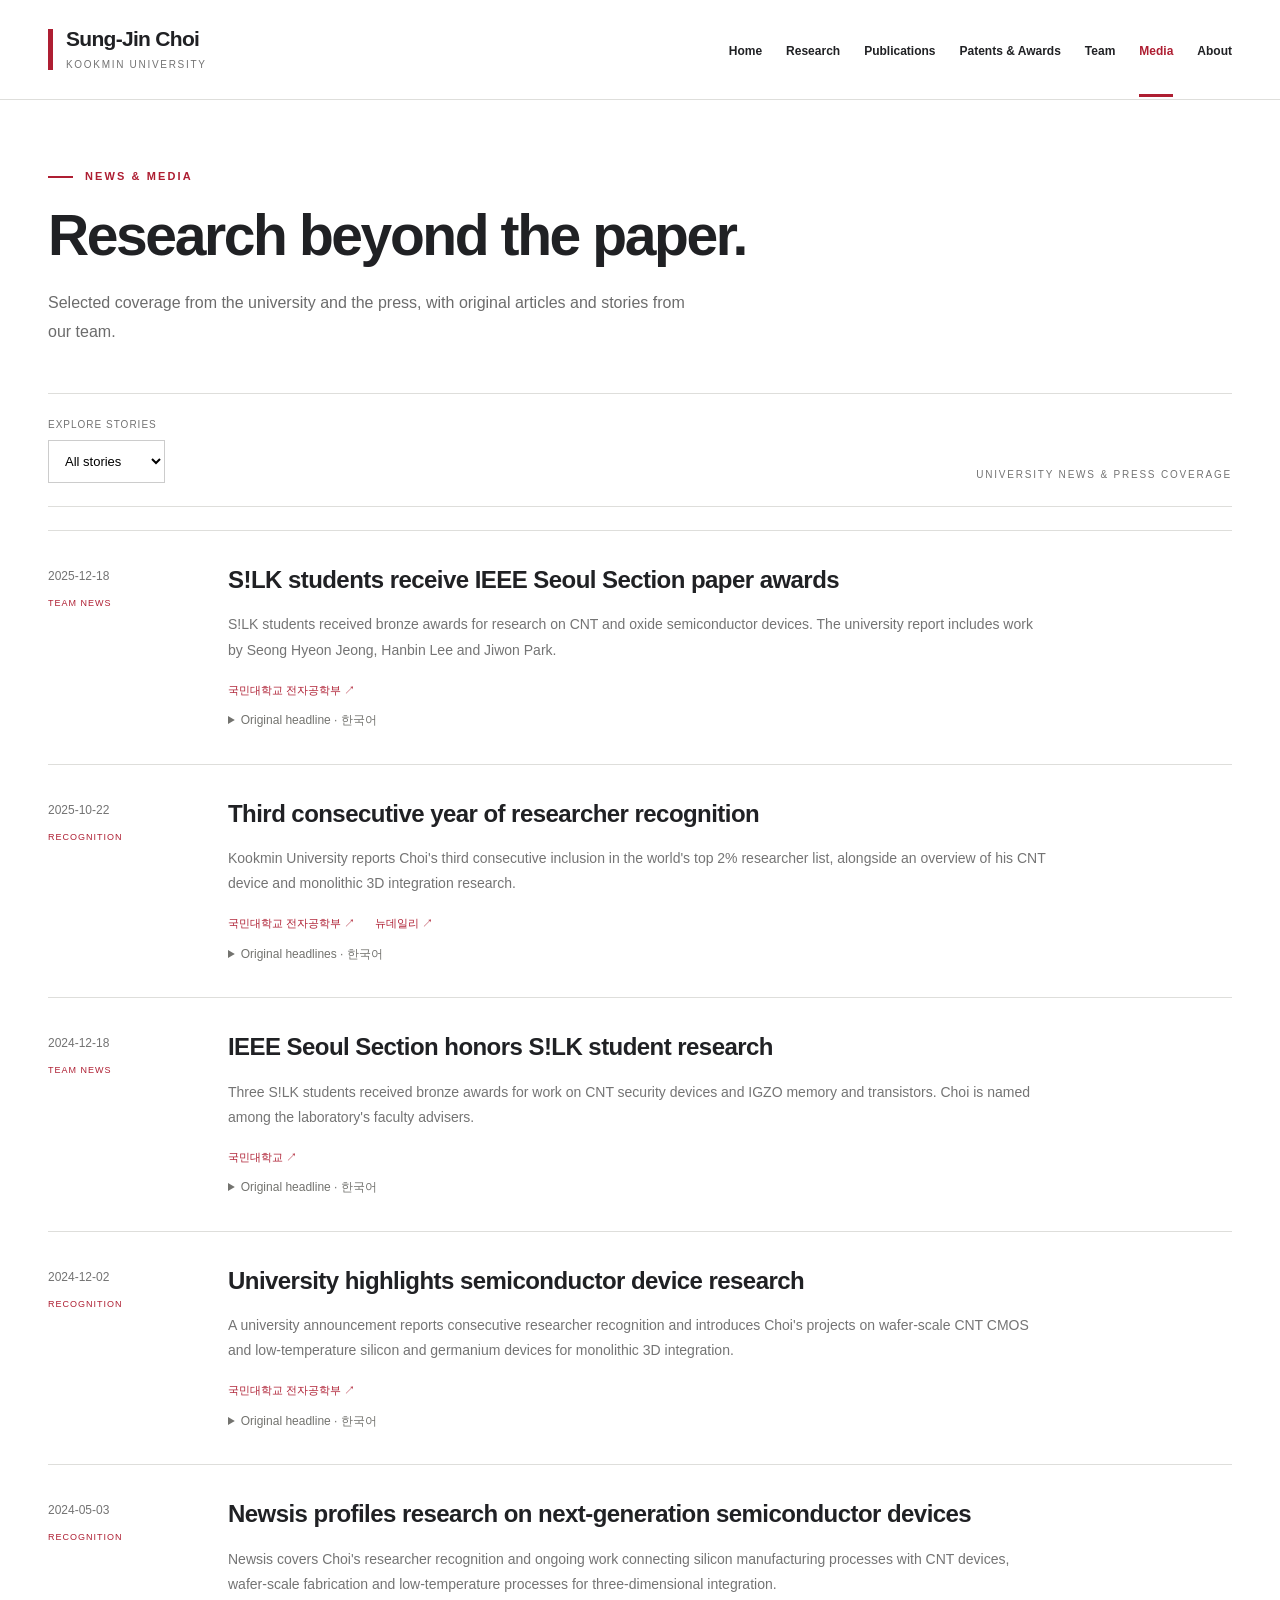
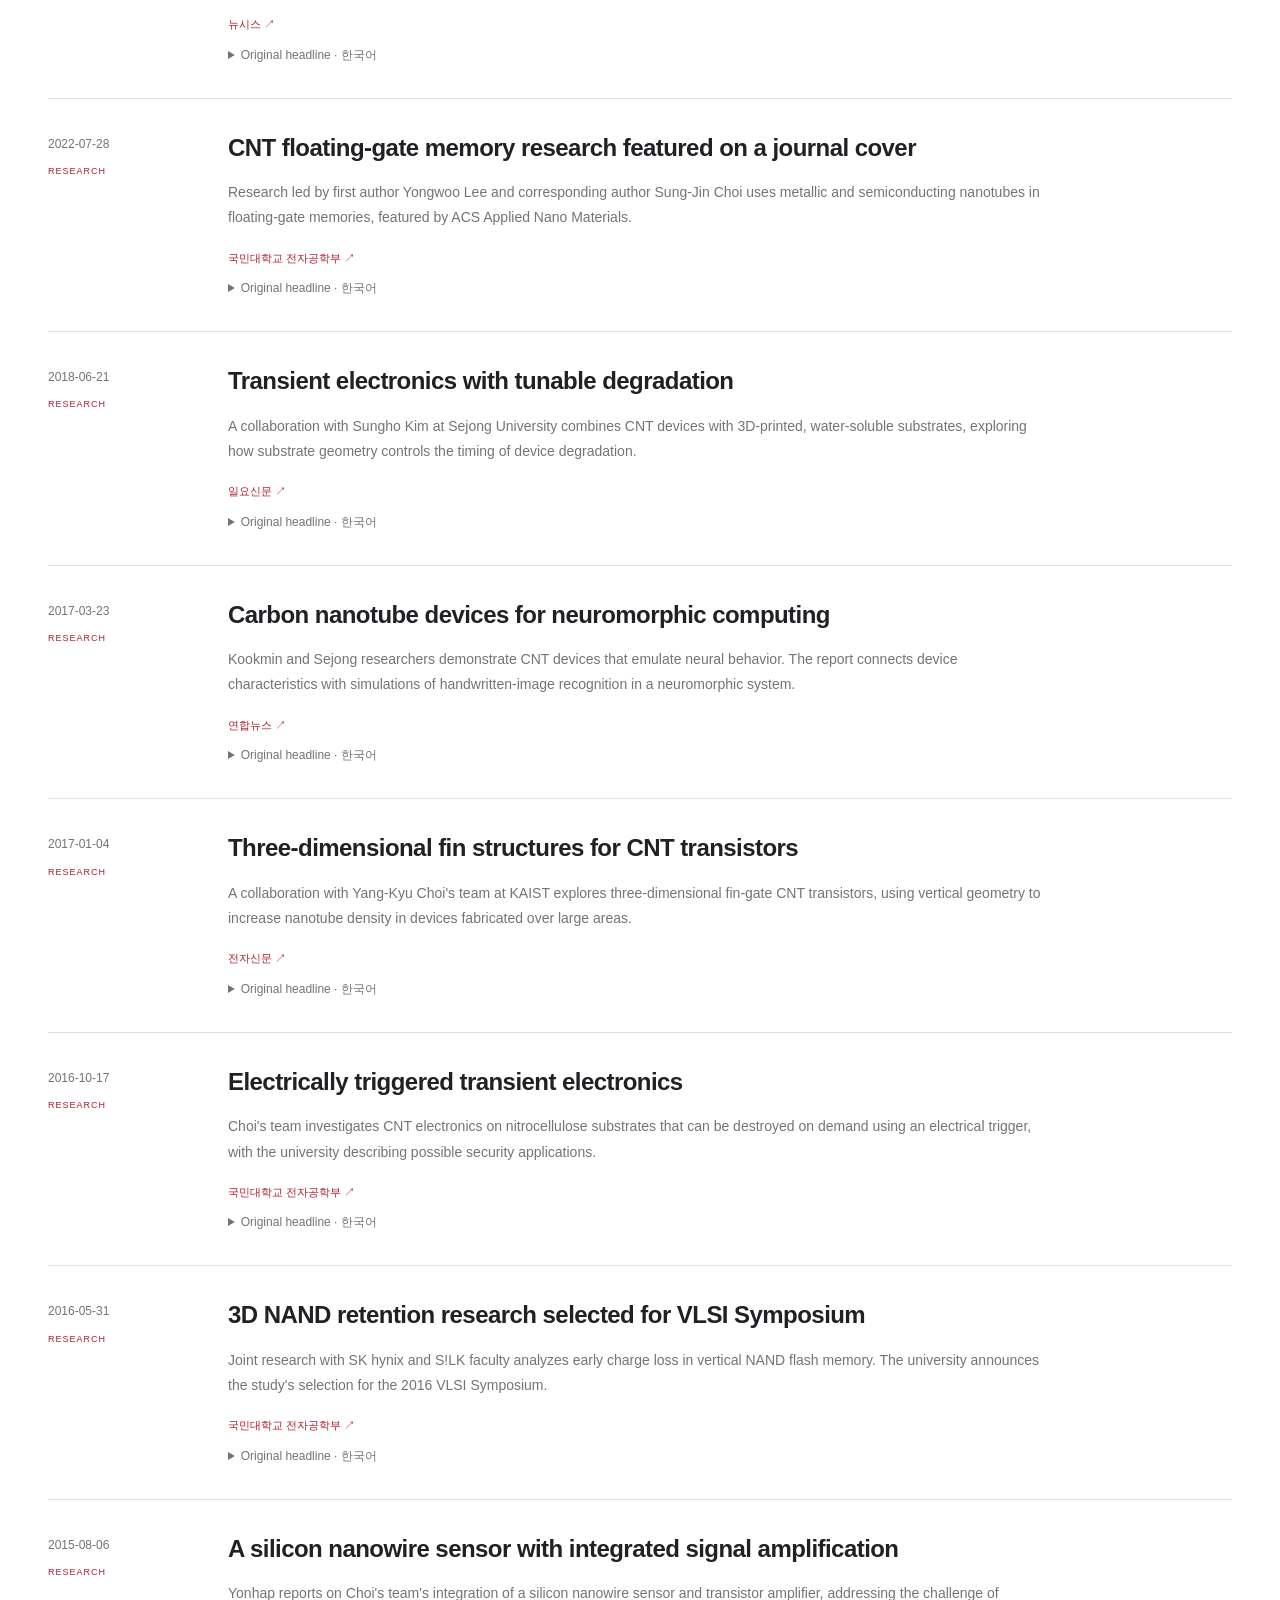
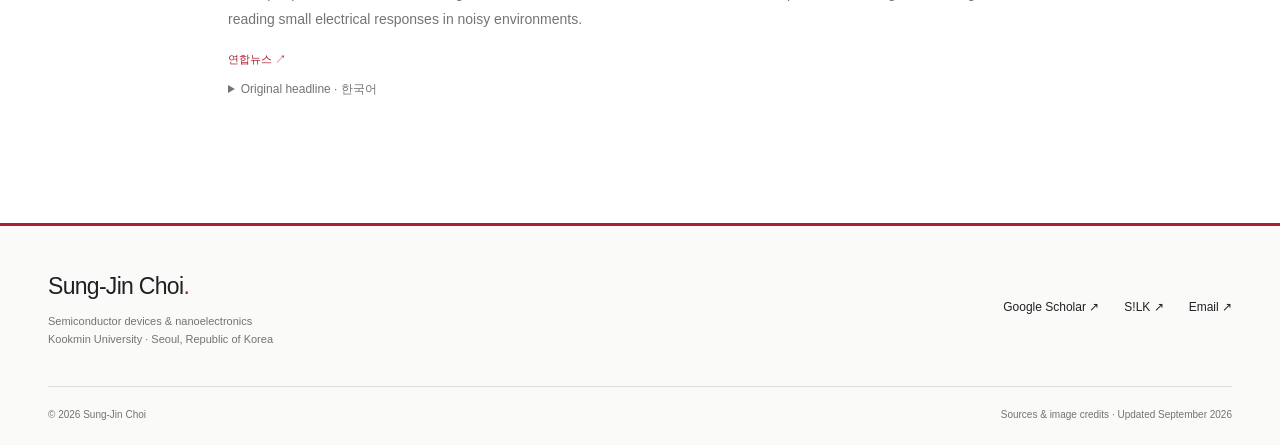
<file: media.html>
<!doctype html>
<html lang="en"><head><meta charset="utf-8"><meta name="viewport" content="width=device-width,initial-scale=1"><meta name="description" content="Sung-Jin Choi, Professor at Kookmin University. Research in semiconductor devices, carbon nanotubes, memory and three-dimensional integration."><meta name="theme-color" content="#ae1e32"><title>Media · Sung-Jin Choi Research Group</title><link rel="canonical" href="https://sjchoiee-research.github.io/media.html"><meta property="og:title" content="Media · Sung-Jin Choi Research Group"><meta property="og:description" content="Sung-Jin Choi, Professor at Kookmin University. Research in semiconductor devices, carbon nanotubes, memory and three-dimensional integration."><meta property="og:type" content="website"><meta property="og:site_name" content="Sung-Jin Choi Research Group"><meta property="og:url" content="https://sjchoiee-research.github.io/media.html"><meta property="og:image" content="https://sjchoiee-research.github.io/assets/social/research-group-share-v1.png"><meta property="og:image:secure_url" content="https://sjchoiee-research.github.io/assets/social/research-group-share-v1.png"><meta property="og:image:type" content="image/png"><meta property="og:image:width" content="1200"><meta property="og:image:height" content="630"><meta property="og:image:alt" content="Sung-Jin Choi Research Group — carbon nanotube semiconductor devices"><meta name="twitter:card" content="summary_large_image"><meta name="twitter:image" content="https://sjchoiee-research.github.io/assets/social/research-group-share-v1.png"><meta name="twitter:title" content="Media · Sung-Jin Choi Research Group"><meta name="twitter:description" content="Sung-Jin Choi, Professor at Kookmin University. Research in semiconductor devices, carbon nanotubes, memory and three-dimensional integration."><link rel="icon" href="assets/favicon.svg" type="image/svg+xml"><link rel="stylesheet" href="assets/style.css"><link rel="stylesheet" href="assets/sections.css"><script type="application/ld+json">{"@context": "https://schema.org", "@type": "Person", "name": "Sung-Jin Choi", "jobTitle": "Professor", "affiliation": {"@type": "CollegeOrUniversity", "name": "Kookmin University"}, "sameAs": ["https://scholar.google.com/citations?user=7epJAS4AAAAJ&hl=en", "https://silk.kookmin.ac.kr/"]}</script></head><body><a class="skip" href="#main">Skip to content</a><header class="site-header"><div class="wrap header-inner"><a class="brand" href="index.html" aria-label="Sung-Jin Choi home"><span class="brand-mark" aria-hidden="true"></span><span><span class="brand-name">Sung-Jin Choi</span><span class="brand-sub">Kookmin University</span></span></a><button class="menu-toggle" type="button" aria-expanded="false" aria-controls="main-nav">Menu <span aria-hidden="true">☰</span></button><nav id="main-nav" class="main-nav" aria-label="Main navigation"><a href="index.html">Home</a><a href="research.html">Research</a><a href="publications.html">Publications</a><a href="patents.html">Patents &amp; Awards</a><a href="team.html">Team</a><a href="media.html" class="active" aria-current="page">Media</a><a href="about.html">About</a></nav></div></header><main id="main"><div class="wrap content-bottom"><div class="page-intro"><div class="eyebrow">News &amp; media</div><h1 class="long-title">Research beyond the paper.</h1><p>Selected coverage from the university and the press, with original articles and stories from our team.</p></div><div class="filters"><div class="field"><label for="media-type">Explore stories</label><select id="media-type"><option value="">All stories</option><option value="Research">Research</option><option value="Team news">Team news</option><option value="Recognition">Recognition</option></select></div><span class="section-label">University news & press coverage</span></div><div class="media-list"><article class="media-item" id="ieee-student-awards-2025" data-media-category="Team news"><div class="media-date">2025-12-18<span>Team news</span></div><div><h2>S!LK students receive IEEE Seoul Section paper awards</h2><p>S!LK students received bronze awards for research on CNT and oxide semiconductor devices. The university report includes work by Seong Hyeon Jeong, Hanbin Lee and Jiwon Park.</p><div class="media-sources"><a href="https://ee.kookmin.ac.kr/community/board/ee_news/377" target="_blank" rel="noopener noreferrer" class="">국민대학교 전자공학부 ↗</a></div><details class="media-original"><summary>Original headline <span lang="ko">· 한국어</span></summary><ul><li lang="ko">2025년 IEEE Seoul Section Student paper contest 동상 수상 / 반도체 소자 및 집적회로 연구실(S!LK) 학생들 · 2025-12-18</li></ul></details></div></article><article class="media-item" id="researcher-recognition-2025" data-media-category="Recognition"><div class="media-date">2025-10-22<span>Recognition</span></div><div><h2>Third consecutive year of researcher recognition</h2><p>Kookmin University reports Choi&#x27;s third consecutive inclusion in the world&#x27;s top 2% researcher list, alongside an overview of his CNT device and monolithic 3D integration research.</p><div class="media-sources"><a href="https://ee.kookmin.ac.kr/community/board/ee_news/371" target="_blank" rel="noopener noreferrer" class="">국민대학교 전자공학부 ↗</a><a href="https://biz.newdaily.co.kr/site/data/html/2025/10/17/2025101700380.html" target="_blank" rel="noopener noreferrer" class="">뉴데일리 ↗</a></div><details class="media-original"><summary>Original headlines <span lang="ko">· 한국어</span></summary><ul><li lang="ko">3년 연속 세계 상위 2% 연구자 선정 / 최성진(전자공학부) 교수 · 2025-10-22</li><li lang="ko">국민대 최성진 교수, 3년 연속 &#x27;세계 최상위 2% 연구자&#x27;에 선정 … 고밀도 반도체 집적연구 주도 · 2025-10-17</li></ul></details></div></article><article class="media-item" id="ieee-student-awards-2024" data-media-category="Team news"><div class="media-date">2024-12-18<span>Team news</span></div><div><h2>IEEE Seoul Section honors S!LK student research</h2><p>Three S!LK students received bronze awards for work on CNT security devices and IGZO memory and transistors. Choi is named among the laboratory&#x27;s faculty advisers.</p><div class="media-sources"><a href="https://www.kookmin.ac.kr/comm/board/user/be8e117863cfd580d7ed5931a799207c/view.do?currentPageNo=1&amp;dataSeq=1075759&amp;parentSeq=1075730&amp;reCtgrCd=0001" target="_blank" rel="noopener noreferrer" class="">국민대학교 ↗</a></div><details class="media-original"><summary>Original headline <span lang="ko">· 한국어</span></summary><ul><li lang="ko">2024 IEEE Seoul Section Student Paper Contest 수상 / 지능형반도체소자 및 집적회로 연구실(S!LK) 학생들 · 2024-12-18</li></ul></details></div></article><article class="media-item" id="researcher-recognition-2024-december" data-media-category="Recognition"><div class="media-date">2024-12-02<span>Recognition</span></div><div><h2>University highlights semiconductor device research</h2><p>A university announcement reports consecutive researcher recognition and introduces Choi&#x27;s projects on wafer-scale CNT CMOS and low-temperature silicon and germanium devices for monolithic 3D integration.</p><div class="media-sources"><a href="https://ee.kookmin.ac.kr/community/board/ee_news/342" target="_blank" rel="noopener noreferrer" class="">국민대학교 전자공학부 ↗</a></div><details class="media-original"><summary>Original headline <span lang="ko">· 한국어</span></summary><ul><li lang="ko">2년 연속 반도체 소자 분야 세계 최상위 연구자 2% 선정 / 최성진(전자공학부) 교수 · 2024-12-02</li></ul></details></div></article><article class="media-item" id="researcher-recognition-2024-may" data-media-category="Recognition"><div class="media-date">2024-05-03<span>Recognition</span></div><div><h2>Newsis profiles research on next-generation semiconductor devices</h2><p>Newsis covers Choi&#x27;s researcher recognition and ongoing work connecting silicon manufacturing processes with CNT devices, wafer-scale fabrication and low-temperature processes for three-dimensional integration.</p><div class="media-sources"><a href="https://mobile.newsis.com/view/NISX20240503_0002722402" target="_blank" rel="noopener noreferrer" class="">뉴시스 ↗</a></div><details class="media-original"><summary>Original headline <span lang="ko">· 한국어</span></summary><ul><li lang="ko">국민대 최성진 교수, 전세계 최상위 공학연구자 2% 선정 · 2024-05-03</li></ul></details></div></article><article class="media-item" id="cnt-floating-memory-2022" data-media-category="Research"><div class="media-date">2022-07-28<span>Research</span></div><div><h2>CNT floating-gate memory research featured on a journal cover</h2><p>Research led by first author Yongwoo Lee and corresponding author Sung-Jin Choi uses metallic and semiconducting nanotubes in floating-gate memories, featured by ACS Applied Nano Materials.</p><div class="media-sources"><a href="https://ee.kookmin.ac.kr/community/board/ee_news/276" target="_blank" rel="noopener noreferrer" class="">국민대학교 전자공학부 ↗</a></div><details class="media-original"><summary>Original headline <span lang="ko">· 한국어</span></summary><ul><li lang="ko">‘탄소나노튜브 플로팅 메모리 개발’ 국제학술지 표지 논문 게재 / 이용우 (대학원 전자공학부 16학번) 석박사 통합과정, 최성진 (전자공학부) 교수 · 2022-07-28</li></ul></details></div></article><article class="media-item" id="transient-3dprinted-2018" data-media-category="Research"><div class="media-date">2018-06-21<span>Research</span></div><div><h2>Transient electronics with tunable degradation</h2><p>A collaboration with Sungho Kim at Sejong University combines CNT devices with 3D-printed, water-soluble substrates, exploring how substrate geometry controls the timing of device degradation.</p><div class="media-sources"><a href="https://www.ilyo.co.kr/?ac=article_view&amp;entry_id=301248" target="_blank" rel="noopener noreferrer" class="">일요신문 ↗</a></div><details class="media-original"><summary>Original headline <span lang="ko">· 한국어</span></summary><ul><li lang="ko">국민대 최성진·세종대 김성호 교수, 사라지는 전자소자 개발 · 2018-06-21</li></ul></details></div></article><article class="media-item" id="neuromorphic-cnt-2017" data-media-category="Research"><div class="media-date">2017-03-23<span>Research</span></div><div><h2>Carbon nanotube devices for neuromorphic computing</h2><p>Kookmin and Sejong researchers demonstrate CNT devices that emulate neural behavior. The report connects device characteristics with simulations of handwritten-image recognition in a neuromorphic system.</p><div class="media-sources"><a href="https://www.yna.co.kr/view/AKR20170323063200063" target="_blank" rel="noopener noreferrer" class="">연합뉴스 ↗</a></div><details class="media-original"><summary>Original headline <span lang="ko">· 한국어</span></summary><ul><li lang="ko">&#x27;1천억개 신경세포 보유&#x27; 뇌 닮은 인공두뇌시스템 개발 · 2017-03-23</li></ul></details></div></article><article class="media-item" id="fin-cnt-2017" data-media-category="Research"><div class="media-date">2017-01-04<span>Research</span></div><div><h2>Three-dimensional fin structures for CNT transistors</h2><p>A collaboration with Yang-Kyu Choi&#x27;s team at KAIST explores three-dimensional fin-gate CNT transistors, using vertical geometry to increase nanotube density in devices fabricated over large areas.</p><div class="media-sources"><a href="https://www.etnews.com/20170104000262" target="_blank" rel="noopener noreferrer" class="">전자신문 ↗</a></div><details class="media-original"><summary>Original headline <span lang="ko">· 한국어</span></summary><ul><li lang="ko">KAIST 연구팀, 탄소나노튜브 반도체 개발...실리콘 반도체보다 5배 빨라 · 2017-01-04</li></ul></details></div></article><article class="media-item" id="self-destructing-cnt-2016" data-media-category="Research"><div class="media-date">2016-10-17<span>Research</span></div><div><h2>Electrically triggered transient electronics</h2><p>Choi&#x27;s team investigates CNT electronics on nitrocellulose substrates that can be destroyed on demand using an electrical trigger, with the university describing possible security applications.</p><div class="media-sources"><a href="https://ee.kookmin.ac.kr/community/board/ee_news/89?pn=25rssrssrss" target="_blank" rel="noopener noreferrer" class="">국민대학교 전자공학부 ↗</a></div><details class="media-original"><summary>Original headline <span lang="ko">· 한국어</span></summary><ul><li lang="ko">흔적 없이 사라지는 마술종이로 전자소자 개발 / 최성진(전자공학부) 교수 · 2016-10-17</li></ul></details></div></article><article class="media-item" id="vlsi-3d-nand-2016" data-media-category="Research"><div class="media-date">2016-05-31<span>Research</span></div><div><h2>3D NAND retention research selected for VLSI Symposium</h2><p>Joint research with SK hynix and S!LK faculty analyzes early charge loss in vertical NAND flash memory. The university announces the study&#x27;s selection for the 2016 VLSI Symposium.</p><div class="media-sources"><a href="https://ee.kookmin.ac.kr/community/board/ee_news/63?pn=27rssrssrssrss" target="_blank" rel="noopener noreferrer" class="">국민대학교 전자공학부 ↗</a></div><details class="media-original"><summary>Original headline <span lang="ko">· 한국어</span></summary><ul><li lang="ko">Symposia on VLSI Technology and Circuits에 논문 발표 / 최성진(전자공학부) 교수 · 2016-05-31</li></ul></details></div></article><article class="media-item" id="biosensor-2015" data-media-category="Research"><div class="media-date">2015-08-06<span>Research</span></div><div><h2>A silicon nanowire sensor with integrated signal amplification</h2><p>Yonhap reports on Choi&#x27;s team&#x27;s integration of a silicon nanowire sensor and transistor amplifier, addressing the challenge of reading small electrical responses in noisy environments.</p><div class="media-sources"><a href="https://www.yna.co.kr/view/AKR20150806098300063" target="_blank" rel="noopener noreferrer" class="">연합뉴스 ↗</a></div><details class="media-original"><summary>Original headline <span lang="ko">· 한국어</span></summary><ul><li lang="ko">실리콘 나노선-트랜지스터 결합 &#x27;고감도 바이오센서&#x27; 개발 · 2015-08-06</li></ul></details></div></article></div></div></main><footer class="site-footer"><div class="wrap"><div class="footer-top"><div><a class="footer-name" href="index.html">Sung-Jin Choi<span style="color:var(--red)">.</span></a><p class="footer-sub">Semiconductor devices & nanoelectronics<br>Kookmin University · Seoul, Republic of Korea</p></div><div class="footer-links"><a href="https://scholar.google.com/citations?user=7epJAS4AAAAJ&amp;hl=en" target="_blank" rel="noopener noreferrer" class="">Google Scholar ↗</a><a href="https://silk.kookmin.ac.kr/" target="_blank" rel="noopener noreferrer" class="">S!LK ↗</a><a href="mailto:sjchoiee@kookmin.ac.kr">Email ↗</a></div></div><div class="footer-bottom"><span>© 2026 Sung-Jin Choi</span><span><a href="credits.html">Sources & image credits</a> · Updated September 2026</span></div></div></footer><script src="assets/app.js" defer></script></body></html>
</file>
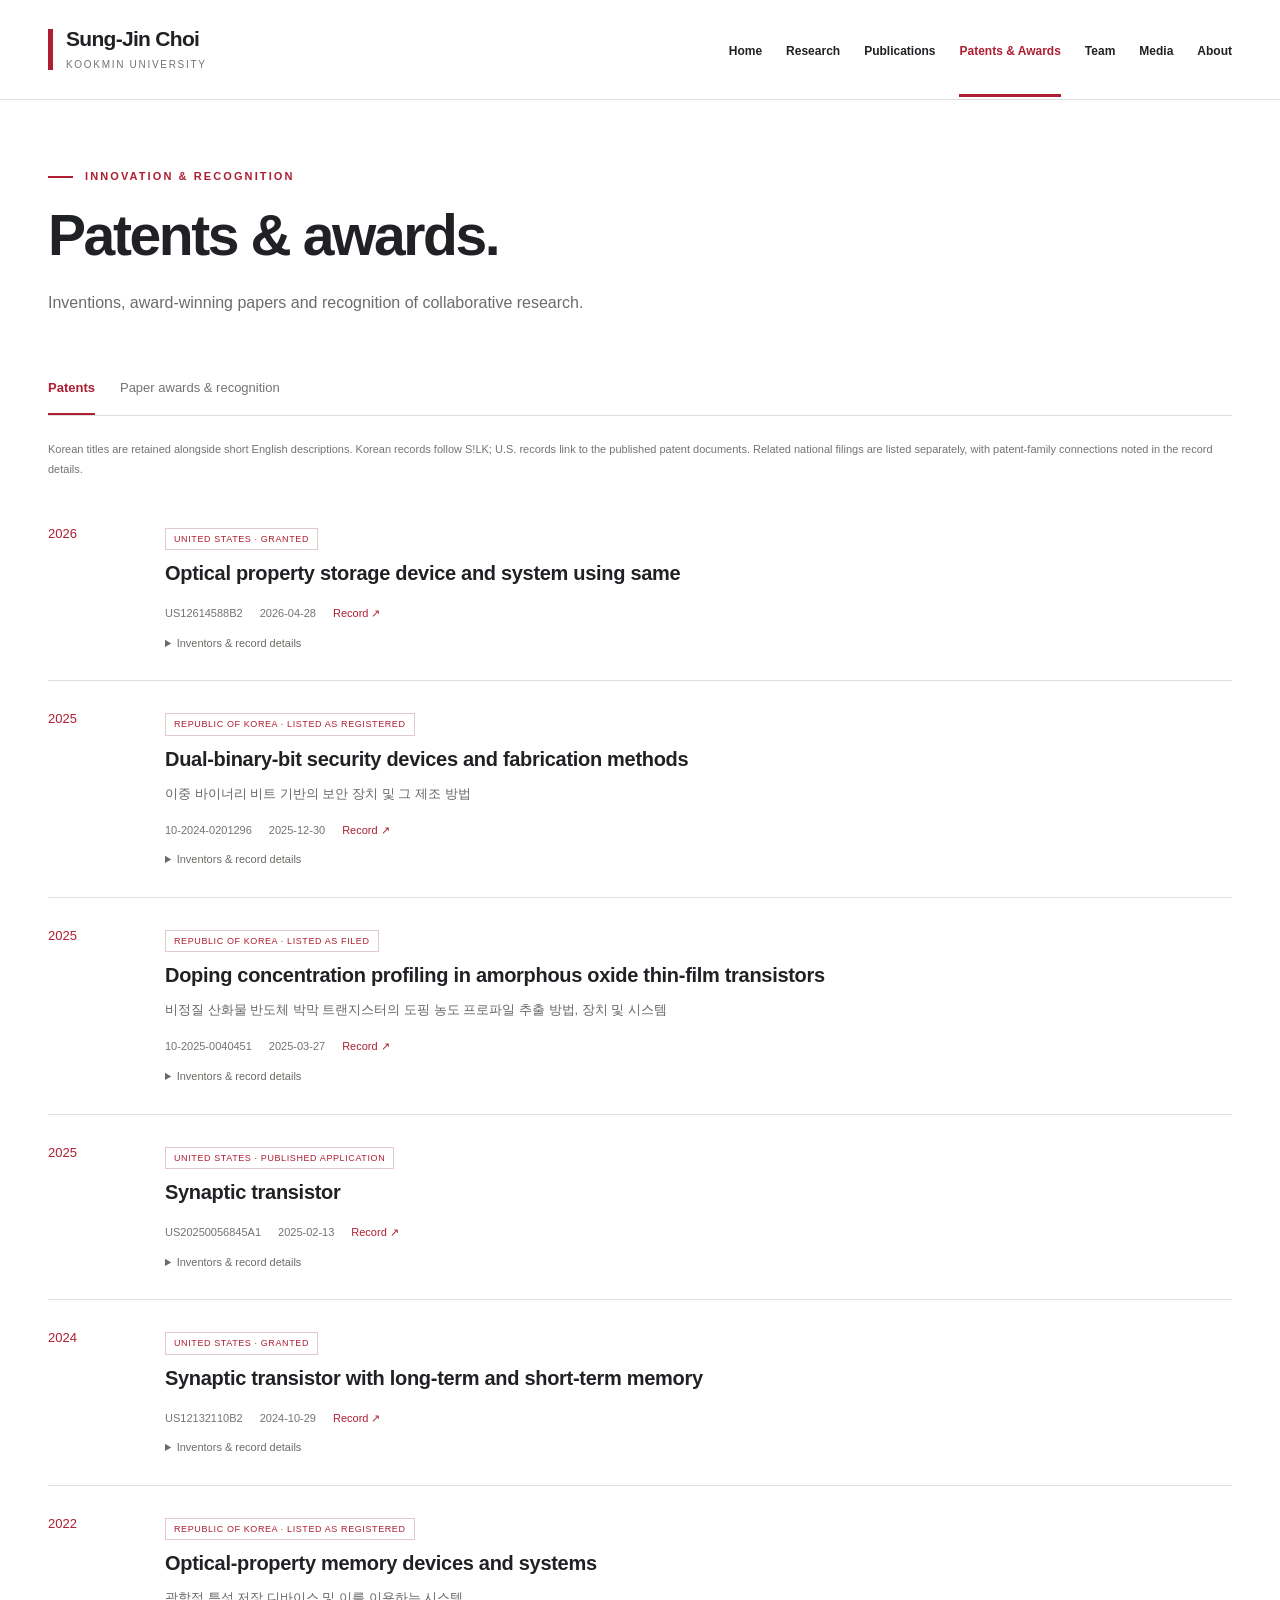
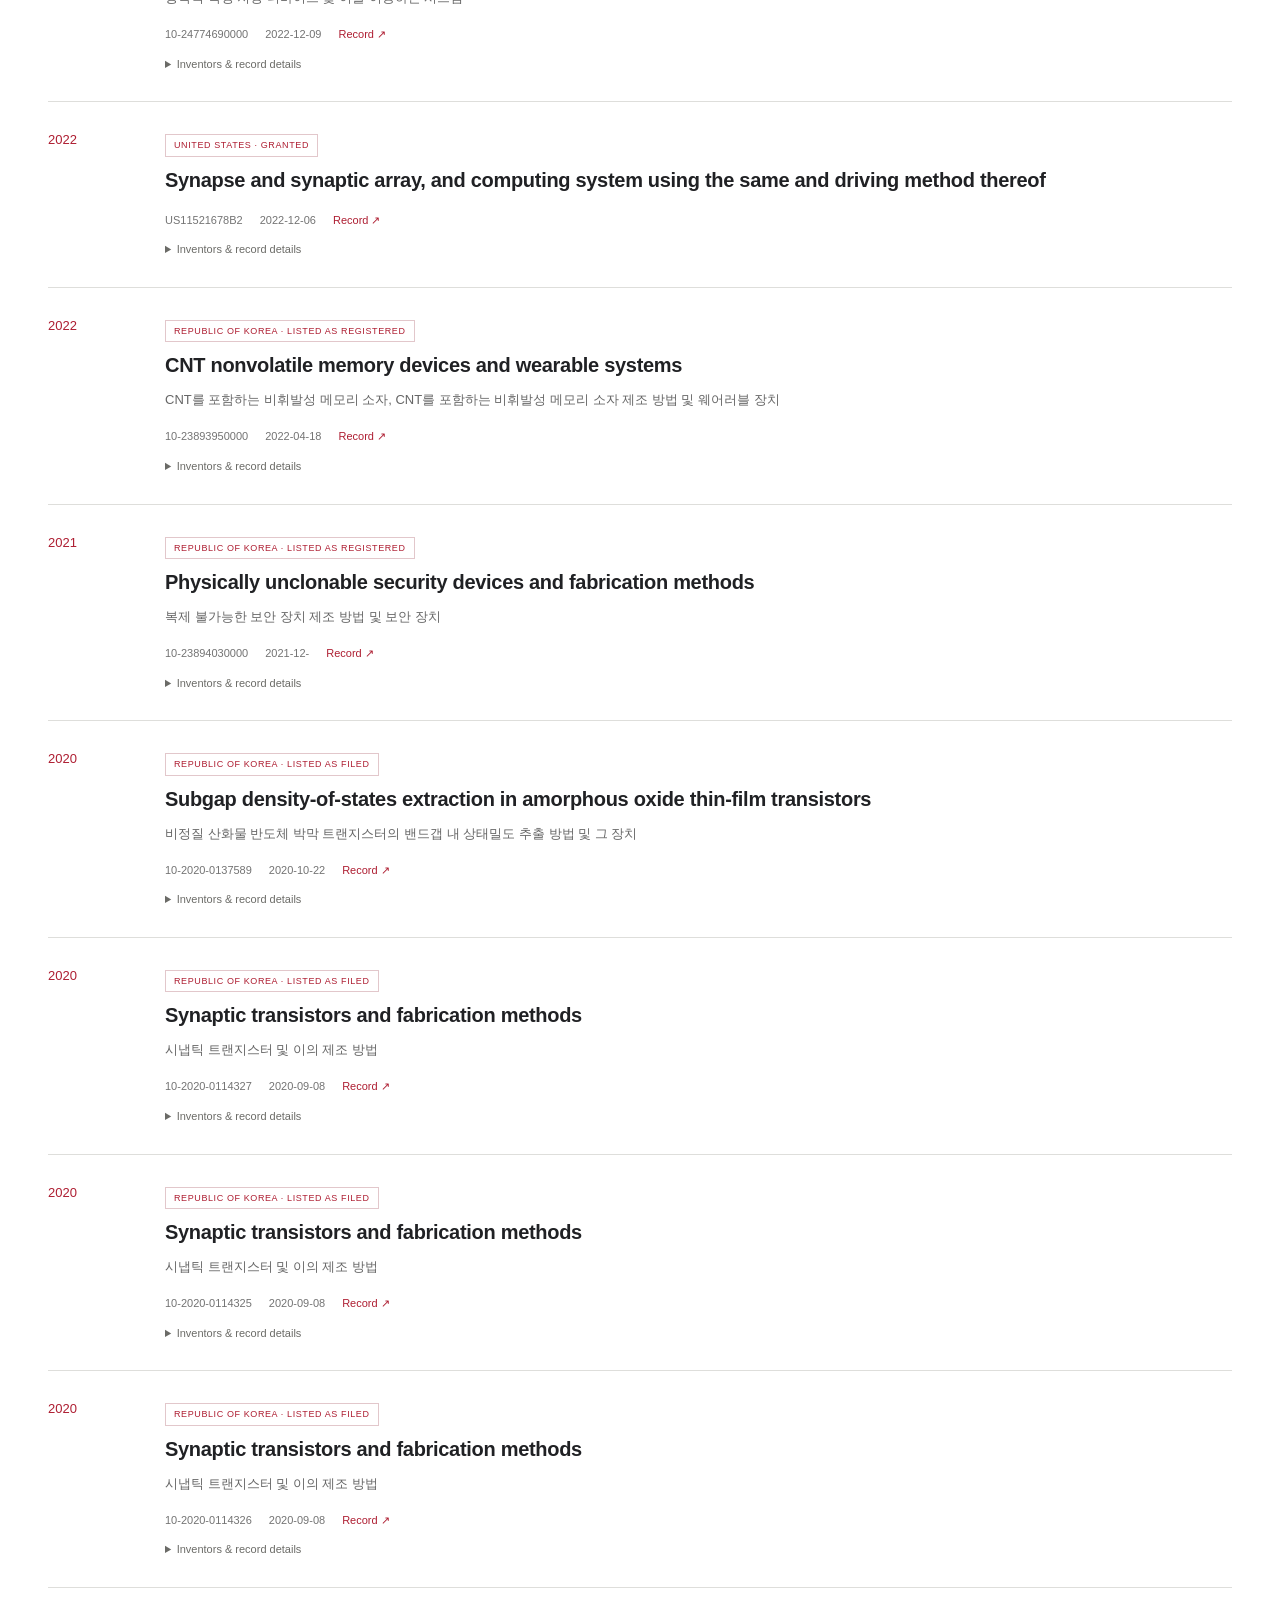
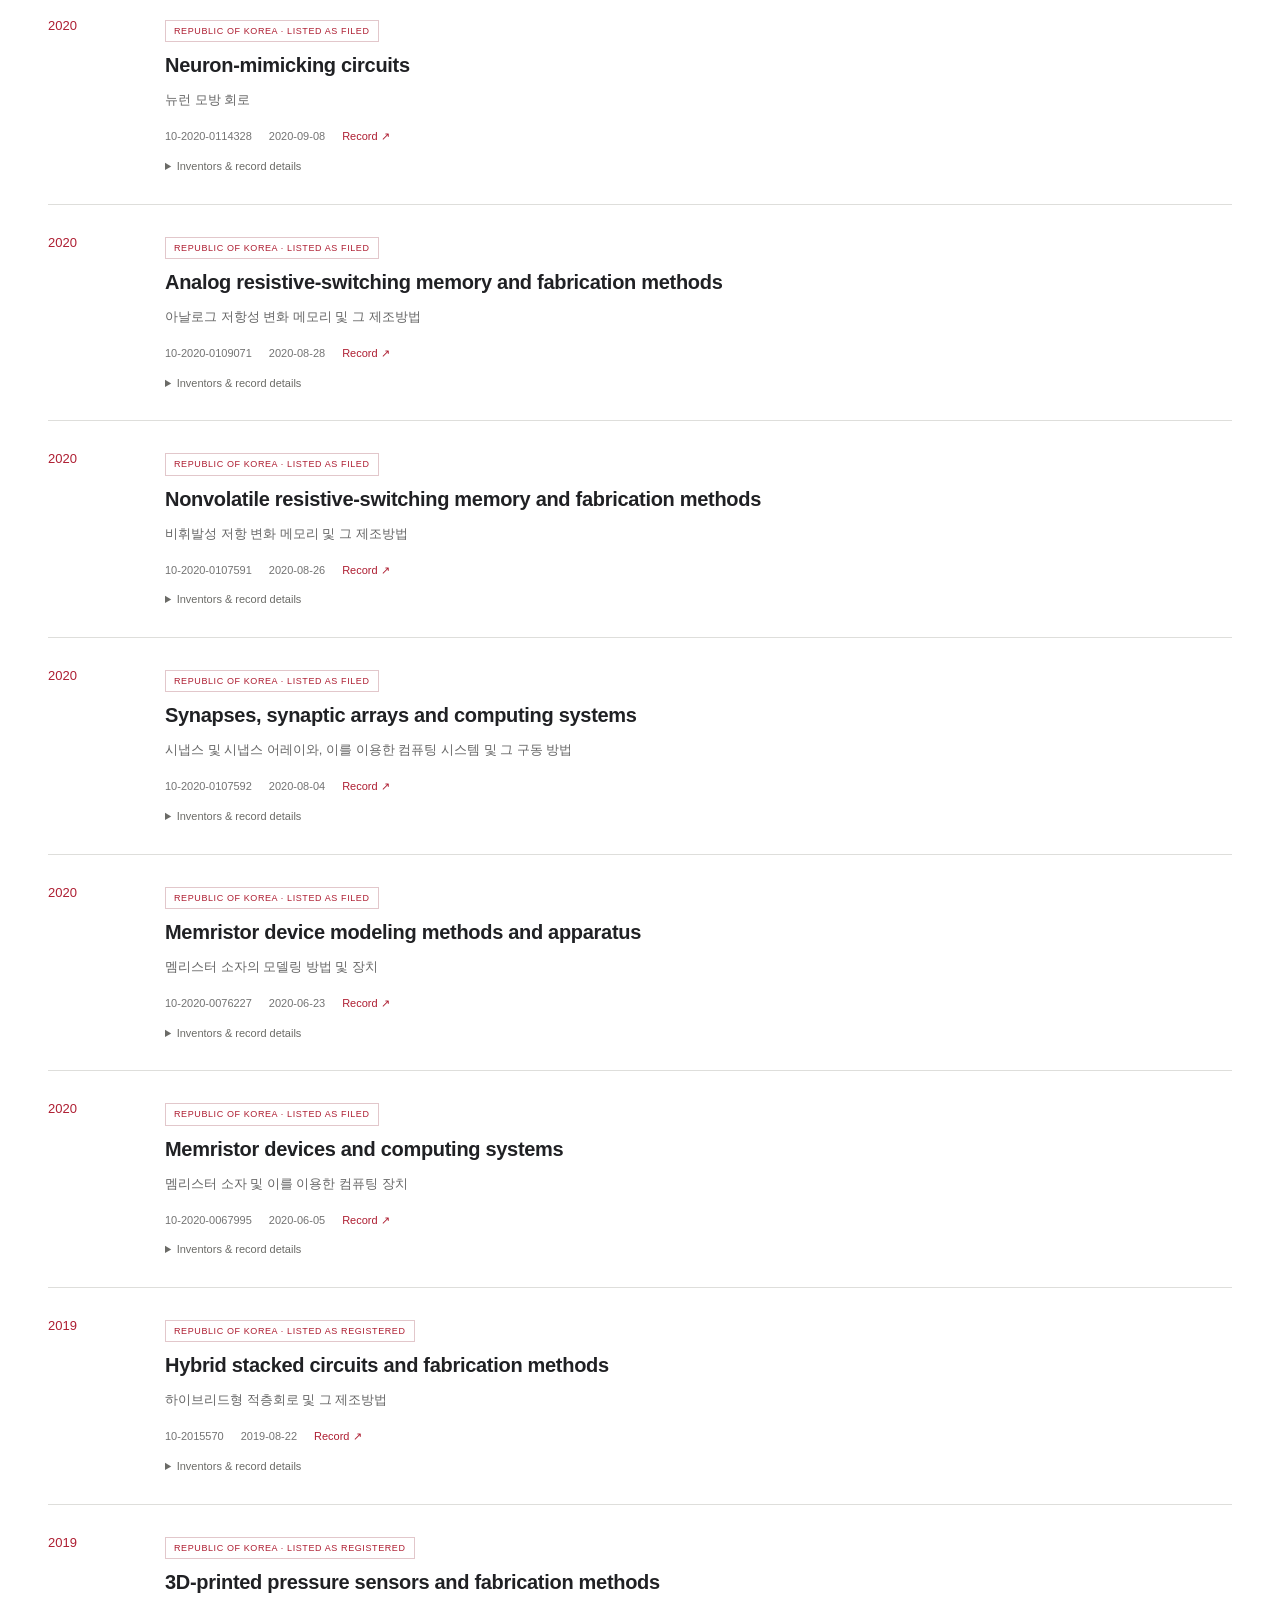
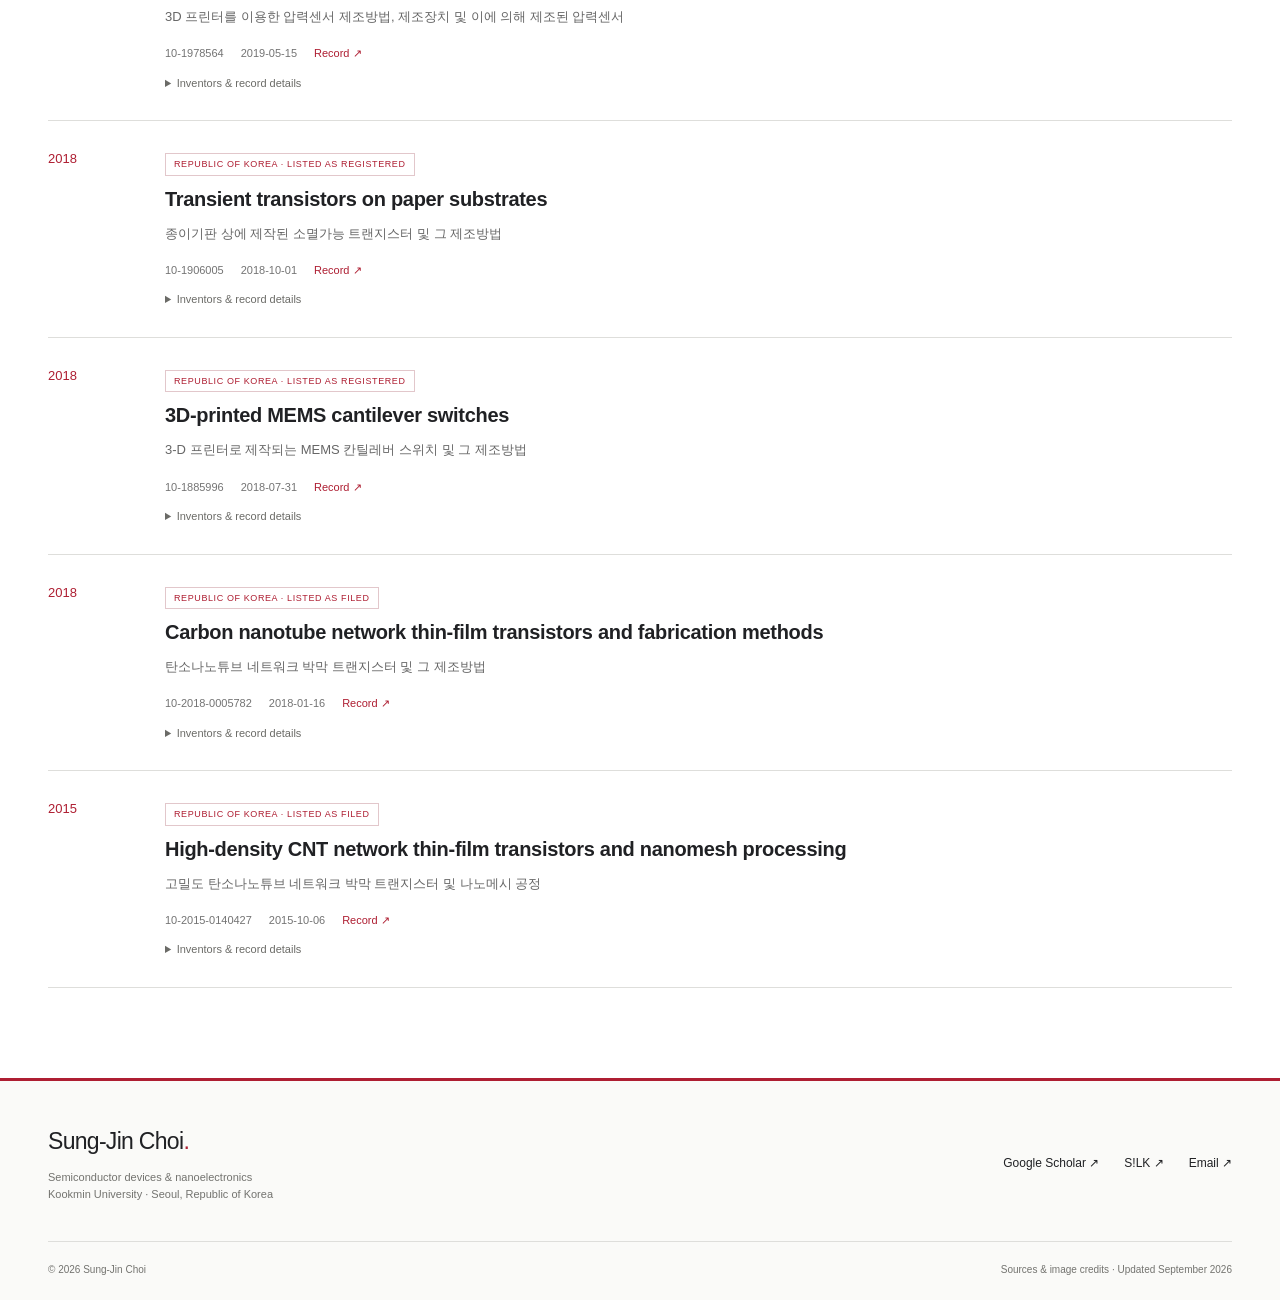
<file: patents.html>
<!doctype html>
<html lang="en"><head><meta charset="utf-8"><meta name="viewport" content="width=device-width,initial-scale=1"><meta name="description" content="Sung-Jin Choi, Professor at Kookmin University. Research in semiconductor devices, carbon nanotubes, memory and three-dimensional integration."><meta name="theme-color" content="#ae1e32"><title>Patents &amp; Awards · Sung-Jin Choi Research Group</title><link rel="canonical" href="https://sjchoiee-research.github.io/patents.html"><meta property="og:title" content="Patents &amp; Awards · Sung-Jin Choi Research Group"><meta property="og:description" content="Sung-Jin Choi, Professor at Kookmin University. Research in semiconductor devices, carbon nanotubes, memory and three-dimensional integration."><meta property="og:type" content="website"><meta property="og:site_name" content="Sung-Jin Choi Research Group"><meta property="og:url" content="https://sjchoiee-research.github.io/patents.html"><meta property="og:image" content="https://sjchoiee-research.github.io/assets/social/research-group-share-v1.png"><meta property="og:image:secure_url" content="https://sjchoiee-research.github.io/assets/social/research-group-share-v1.png"><meta property="og:image:type" content="image/png"><meta property="og:image:width" content="1200"><meta property="og:image:height" content="630"><meta property="og:image:alt" content="Sung-Jin Choi Research Group — carbon nanotube semiconductor devices"><meta name="twitter:card" content="summary_large_image"><meta name="twitter:image" content="https://sjchoiee-research.github.io/assets/social/research-group-share-v1.png"><meta name="twitter:title" content="Patents &amp; Awards · Sung-Jin Choi Research Group"><meta name="twitter:description" content="Sung-Jin Choi, Professor at Kookmin University. Research in semiconductor devices, carbon nanotubes, memory and three-dimensional integration."><link rel="icon" href="assets/favicon.svg" type="image/svg+xml"><link rel="stylesheet" href="assets/style.css"><link rel="stylesheet" href="assets/sections.css"><script type="application/ld+json">{"@context": "https://schema.org", "@type": "Person", "name": "Sung-Jin Choi", "jobTitle": "Professor", "affiliation": {"@type": "CollegeOrUniversity", "name": "Kookmin University"}, "sameAs": ["https://scholar.google.com/citations?user=7epJAS4AAAAJ&hl=en", "https://silk.kookmin.ac.kr/"]}</script></head><body><a class="skip" href="#main">Skip to content</a><header class="site-header"><div class="wrap header-inner"><a class="brand" href="index.html" aria-label="Sung-Jin Choi home"><span class="brand-mark" aria-hidden="true"></span><span><span class="brand-name">Sung-Jin Choi</span><span class="brand-sub">Kookmin University</span></span></a><button class="menu-toggle" type="button" aria-expanded="false" aria-controls="main-nav">Menu <span aria-hidden="true">☰</span></button><nav id="main-nav" class="main-nav" aria-label="Main navigation"><a href="index.html">Home</a><a href="research.html">Research</a><a href="publications.html">Publications</a><a href="patents.html" class="active" aria-current="page">Patents &amp; Awards</a><a href="team.html">Team</a><a href="media.html">Media</a><a href="about.html">About</a></nav></div></header><main id="main"><div class="wrap content-bottom"><div class="page-intro"><div class="eyebrow">Innovation &amp; recognition</div><h1 class="">Patents &amp; awards.</h1><p>Inventions, award-winning papers and recognition of collaborative research.</p></div><div class="tab-buttons" role="tablist" aria-label="Achievement type"><button id="tab-patents" role="tab" type="button" data-tab="patents" class="active" aria-selected="true" aria-controls="panel-patents">Patents</button><button id="tab-awards" role="tab" type="button" data-tab="awards" aria-selected="false" aria-controls="panel-awards">Paper awards & recognition</button></div><section id="panel-patents" data-panel="patents" role="tabpanel" aria-labelledby="tab-patents"><p class="source-note" style="margin:0 0 16px">Korean titles are retained alongside short English descriptions. Korean records follow S!LK; U.S. records link to the published patent documents. Related national filings are listed separately, with patent-family connections noted in the record details.</p><article class="achievement"><div class="record-year">2026</div><div><span class="label">United States · Granted</span><h3>Optical property storage device and system using same</h3><div class="record-meta"><span>US12614588B2</span><span>2026-04-28</span><a href="https://patents.google.com/patent/US12614588B2/en" target="_blank" rel="noopener noreferrer" class="">Record ↗</a></div><details class="record-details"><summary>Inventors & record details</summary><p>Inventors: Dae Hwan Kim, Dong Myoung Kim, Sung Jin Choi, Chang Wook Kim, Jin Gyu Park, Dong Uk Kim, Hyun Kyu Lee, Tae Jun YANG<br>Applicant: 국민대학교산학협력단<br>Related Korean filings: 10-24774690000<br>United States family member of KR102477469B1, listed in SILK as 10-24774690000. Grant/publication events are bibliographically verified. Current enforceability and maintenance status were not assessed.</p></details></div></article><article class="achievement"><div class="record-year">2025</div><div><span class="label">Republic of Korea · Listed as registered</span><h3>Dual-binary-bit security devices and fabrication methods</h3><p class="original-title" lang="ko">이중 바이너리 비트 기반의 보안 장치 및 그 제조 방법</p><div class="record-meta"><span>10-2024-0201296</span><span>2025-12-30</span><a href="https://silk.kookmin.ac.kr/myboard/sub3_3" target="_blank" rel="noopener noreferrer" class="">Record ↗</a></div><details class="record-details"><summary>Inventors & record details</summary><p>Inventors: 최성진, 임정연, 양효인<br>Applicant: 국민대학교산학협력단<br>The lab lists this as registered, but the supplied identifier has an application-number format. Registration number and current legal status were not independently verified.</p></details></div></article><article class="achievement"><div class="record-year">2025</div><div><span class="label">Republic of Korea · Listed as filed</span><h3>Doping concentration profiling in amorphous oxide thin-film transistors</h3><p class="original-title" lang="ko">비정질 산화물 반도체 박막 트랜지스터의 도핑 농도 프로파일 추출 방법, 장치 및 시스템</p><div class="record-meta"><span>10-2025-0040451</span><span>2025-03-27</span><a href="https://silk.kookmin.ac.kr/myboard/sub3_3" target="_blank" rel="noopener noreferrer" class="">Record ↗</a></div><details class="record-details"><summary>Inventors & record details</summary><p>Inventors: 김대환, 명승주, 신동협, 김원정, 김동명, 최성진, 배종호<br>Applicant: 국민대학교산학협력단</p></details></div></article><article class="achievement"><div class="record-year">2025</div><div><span class="label">United States · Published application</span><h3>Synaptic transistor</h3><div class="record-meta"><span>US20250056845A1</span><span>2025-02-13</span><a href="https://patents.google.com/patent/US20250056845A1/en" target="_blank" rel="noopener noreferrer" class="">Record ↗</a></div><details class="record-details"><summary>Inventors & record details</summary><p>Inventors: Dae Hwan Kim, Dong Yeon Kang, Jun Tae JANG, Shin Young PARK, Hyun Kyu Lee, Sung Jin Choi, Dong Myoung Kim, Wonjung Kim<br>Applicant: 국민대학교산학협력단<br>Related Korean filings: 10-2020-0114325, 10-2020-0114326, 10-2020-0114327<br>Published divisional application of US17/462,554 (US12132110B2); its publication is not a patent grant. Grant/publication events are bibliographically verified. Current enforceability and maintenance status were not assessed.</p></details></div></article><article class="achievement"><div class="record-year">2024</div><div><span class="label">United States · Granted</span><h3>Synaptic transistor with long-term and short-term memory</h3><div class="record-meta"><span>US12132110B2</span><span>2024-10-29</span><a href="https://patents.google.com/patent/US12132110B2/en" target="_blank" rel="noopener noreferrer" class="">Record ↗</a></div><details class="record-details"><summary>Inventors & record details</summary><p>Inventors: Dae Hwan Kim, Dong Yeon Kang, Jun Tae JANG, Shin Young PARK, Hyun Kyu Lee, Sung Jin Choi, Dong Myoung Kim, Wonjung Kim<br>Applicant: 국민대학교산학협력단<br>Related Korean filings: 10-2020-0114325, 10-2020-0114326, 10-2020-0114327<br>Claims priority to three Korean applications already listed in SILK. Parent of divisional application US18/928,394. Grant/publication events are bibliographically verified. Current enforceability and maintenance status were not assessed.</p></details></div></article><article class="achievement"><div class="record-year">2022</div><div><span class="label">Republic of Korea · Listed as registered</span><h3>Optical-property memory devices and systems</h3><p class="original-title" lang="ko">광학적 특성 저장 디바이스 및 이를 이용하는 시스템</p><div class="record-meta"><span>10-24774690000</span><span>2022-12-09</span><a href="https://silk.kookmin.ac.kr/myboard/sub3_3" target="_blank" rel="noopener noreferrer" class="">Record ↗</a></div><details class="record-details"><summary>Inventors & record details</summary><p>Inventors: 김대환, 김동욱, 양태준, 이현규, 박진규, 김창욱, 최성진, 김동명<br>Applicant: 국민대학교산학협력단<br>The source registration identifier includes a trailing 0000 sequence; the value is preserved without normalization.</p></details></div></article><article class="achievement"><div class="record-year">2022</div><div><span class="label">United States · Granted</span><h3>Synapse and synaptic array, and computing system using the same and driving method thereof</h3><div class="record-meta"><span>US11521678B2</span><span>2022-12-06</span><a href="https://patents.google.com/patent/US20220068379A1/en" target="_blank" rel="noopener noreferrer" class="">Record ↗</a></div><details class="record-details"><summary>Inventors & record details</summary><p>Inventors: Donguk Kim, Jun Tae JANG, Dae Hwan Kim, Dong Myoung Kim, Sung Jin Choi<br>Applicant: 국민대학교산학협력단<br>Related Korean filings: 10-2020-0107592<br>The application publication record explicitly lists the grant event and US11521678B2 on 2022-12-06. Shares priority with the Korean application already listed in SILK. Grant/publication events are bibliographically verified. Current enforceability and maintenance status were not assessed.</p></details></div></article><article class="achievement"><div class="record-year">2022</div><div><span class="label">Republic of Korea · Listed as registered</span><h3>CNT nonvolatile memory devices and wearable systems</h3><p class="original-title" lang="ko">CNT를 포함하는 비휘발성 메모리 소자, CNT를 포함하는 비휘발성 메모리 소자 제조 방법 및 웨어러블 장치</p><div class="record-meta"><span>10-23893950000</span><span>2022-04-18</span><a href="https://silk.kookmin.ac.kr/myboard/sub3_3" target="_blank" rel="noopener noreferrer" class="">Record ↗</a></div><details class="record-details"><summary>Inventors & record details</summary><p>Inventors: 최성진, 윤진수, 김대환, 김동명, 이용우<br>Applicant: 국민대학교산학협력단<br>The source registration identifier includes a trailing 0000 sequence; the value is preserved without normalization.</p></details></div></article><article class="achievement"><div class="record-year">2021</div><div><span class="label">Republic of Korea · Listed as registered</span><h3>Physically unclonable security devices and fabrication methods</h3><p class="original-title" lang="ko">복제 불가능한 보안 장치 제조 방법 및 보안 장치</p><div class="record-meta"><span>10-23894030000</span><span>2021-12-</span><a href="https://silk.kookmin.ac.kr/myboard/sub3_3" target="_blank" rel="noopener noreferrer" class="">Record ↗</a></div><details class="record-details"><summary>Inventors & record details</summary><p>Inventors: 최성진, 이용우, 김대환, 윤진수<br>Applicant: 국민대학교산학협력단<br>The source registration identifier includes a trailing 0000 sequence; the value is preserved without normalization. The source date is incomplete; missing components are not inferred.</p></details></div></article><article class="achievement"><div class="record-year">2020</div><div><span class="label">Republic of Korea · Listed as filed</span><h3>Subgap density-of-states extraction in amorphous oxide thin-film transistors</h3><p class="original-title" lang="ko">비정질 산화물 반도체 박막 트랜지스터의 밴드갭 내 상태밀도 추출 방법 및 그 장치</p><div class="record-meta"><span>10-2020-0137589</span><span>2020-10-22</span><a href="https://silk.kookmin.ac.kr/myboard/sub3_3" target="_blank" rel="noopener noreferrer" class="">Record ↗</a></div><details class="record-details"><summary>Inventors & record details</summary><p>Inventors: 장준태, 김대환, 김동욱, 최성진, 김동명, 최우식, 김제혁<br>Applicant: 국민대학교산학협력단<br>The source date is incomplete; missing components are not inferred. Duplicate application number and title appear on pages 1 and 2. Both source dates are retained; the complete 2020-10-22 date is explicitly supplied by page 2.</p></details></div></article><article class="achievement"><div class="record-year">2020</div><div><span class="label">Republic of Korea · Listed as filed</span><h3>Synaptic transistors and fabrication methods</h3><p class="original-title" lang="ko">시냅틱 트랜지스터 및 이의 제조 방법</p><div class="record-meta"><span>10-2020-0114327</span><span>2020-09-08</span><a href="https://silk.kookmin.ac.kr/myboard/sub3_3" target="_blank" rel="noopener noreferrer" class="">Record ↗</a></div><details class="record-details"><summary>Inventors & record details</summary><p>Inventors: 박신영, 김대환, 장준태, 김동명, 최성진<br>Applicant: 국민대학교산학협력단</p></details></div></article><article class="achievement"><div class="record-year">2020</div><div><span class="label">Republic of Korea · Listed as filed</span><h3>Synaptic transistors and fabrication methods</h3><p class="original-title" lang="ko">시냅틱 트랜지스터 및 이의 제조 방법</p><div class="record-meta"><span>10-2020-0114325</span><span>2020-09-08</span><a href="https://silk.kookmin.ac.kr/myboard/sub3_3" target="_blank" rel="noopener noreferrer" class="">Record ↗</a></div><details class="record-details"><summary>Inventors & record details</summary><p>Inventors: 김대환, 강동연, 박신영 장준태 최성진 김동명<br>Applicant: 국민대학교산학협력단</p></details></div></article><article class="achievement"><div class="record-year">2020</div><div><span class="label">Republic of Korea · Listed as filed</span><h3>Synaptic transistors and fabrication methods</h3><p class="original-title" lang="ko">시냅틱 트랜지스터 및 이의 제조 방법</p><div class="record-meta"><span>10-2020-0114326</span><span>2020-09-08</span><a href="https://silk.kookmin.ac.kr/myboard/sub3_3" target="_blank" rel="noopener noreferrer" class="">Record ↗</a></div><details class="record-details"><summary>Inventors & record details</summary><p>Inventors: 김대환, 강동연, 장준태, 최성진, 김동명<br>Applicant: 국민대학교산학협력단</p></details></div></article><article class="achievement"><div class="record-year">2020</div><div><span class="label">Republic of Korea · Listed as filed</span><h3>Neuron-mimicking circuits</h3><p class="original-title" lang="ko">뉴런 모방 회로</p><div class="record-meta"><span>10-2020-0114328</span><span>2020-09-08</span><a href="https://silk.kookmin.ac.kr/myboard/sub3_3" target="_blank" rel="noopener noreferrer" class="">Record ↗</a></div><details class="record-details"><summary>Inventors & record details</summary><p>Inventors: 김대환, 강동연, 서영진, 최성진, 김동명<br>Applicant: 국민대학교산학협력단</p></details></div></article><article class="achievement"><div class="record-year">2020</div><div><span class="label">Republic of Korea · Listed as filed</span><h3>Analog resistive-switching memory and fabrication methods</h3><p class="original-title" lang="ko">아날로그 저항성 변화 메모리 및 그 제조방법</p><div class="record-meta"><span>10-2020-0109071</span><span>2020-08-28</span><a href="https://silk.kookmin.ac.kr/shop_contents/myboard_list.htm?page=2&amp;myboard_code=sub3_3" target="_blank" rel="noopener noreferrer" class="">Record ↗</a></div><details class="record-details"><summary>Inventors & record details</summary><p>Inventors: 김대환ㆍ최우식ㆍ장준태ㆍ박진규ㆍ최성진ㆍ김동명<br>Applicant: 국민대학교산학협력단</p></details></div></article><article class="achievement"><div class="record-year">2020</div><div><span class="label">Republic of Korea · Listed as filed</span><h3>Nonvolatile resistive-switching memory and fabrication methods</h3><p class="original-title" lang="ko">비휘발성 저항 변화 메모리 및 그 제조방법</p><div class="record-meta"><span>10-2020-0107591</span><span>2020-08-26</span><a href="https://silk.kookmin.ac.kr/shop_contents/myboard_list.htm?page=2&amp;myboard_code=sub3_3" target="_blank" rel="noopener noreferrer" class="">Record ↗</a></div><details class="record-details"><summary>Inventors & record details</summary><p>Inventors: 김대환ㆍ박진규ㆍ장준태ㆍ최우식ㆍ최성진ㆍ김동명<br>Applicant: 국민대학교산학협력단</p></details></div></article><article class="achievement"><div class="record-year">2020</div><div><span class="label">Republic of Korea · Listed as filed</span><h3>Synapses, synaptic arrays and computing systems</h3><p class="original-title" lang="ko">시냅스 및 시냅스 어레이와, 이를 이용한 컴퓨팅 시스템 및 그 구동 방법</p><div class="record-meta"><span>10-2020-0107592</span><span>2020-08-04</span><a href="https://silk.kookmin.ac.kr/shop_contents/myboard_list.htm?page=2&amp;myboard_code=sub3_3" target="_blank" rel="noopener noreferrer" class="">Record ↗</a></div><details class="record-details"><summary>Inventors & record details</summary><p>Inventors: 장준태ㆍ김대환ㆍ박진규ㆍ최성진ㆍ김동명<br>Applicant: 국민대학교산학협력단</p></details></div></article><article class="achievement"><div class="record-year">2020</div><div><span class="label">Republic of Korea · Listed as filed</span><h3>Memristor device modeling methods and apparatus</h3><p class="original-title" lang="ko">멤리스터 소자의 모델링 방법 및 장치</p><div class="record-meta"><span>10-2020-0076227</span><span>2020-06-23</span><a href="https://silk.kookmin.ac.kr/shop_contents/myboard_list.htm?page=2&amp;myboard_code=sub3_3" target="_blank" rel="noopener noreferrer" class="">Record ↗</a></div><details class="record-details"><summary>Inventors & record details</summary><p>Inventors: 김대환ㆍ장준태ㆍ김동명ㆍ최성진ㆍ김동욱ㆍ민준기ㆍ박진규<br>Applicant: 국민대학교산학협력단</p></details></div></article><article class="achievement"><div class="record-year">2020</div><div><span class="label">Republic of Korea · Listed as filed</span><h3>Memristor devices and computing systems</h3><p class="original-title" lang="ko">멤리스터 소자 및 이를 이용한 컴퓨팅 장치</p><div class="record-meta"><span>10-2020-0067995</span><span>2020-06-05</span><a href="https://silk.kookmin.ac.kr/shop_contents/myboard_list.htm?page=2&amp;myboard_code=sub3_3" target="_blank" rel="noopener noreferrer" class="">Record ↗</a></div><details class="record-details"><summary>Inventors & record details</summary><p>Inventors: 김대환ㆍ장준태ㆍ안금호ㆍ최성진ㆍ김동명<br>Applicant: 국민대학교산학협력단</p></details></div></article><article class="achievement"><div class="record-year">2019</div><div><span class="label">Republic of Korea · Listed as registered</span><h3>Hybrid stacked circuits and fabrication methods</h3><p class="original-title" lang="ko">하이브리드형 적층회로 및 그 제조방법</p><div class="record-meta"><span>10-2015570</span><span>2019-08-22</span><a href="https://silk.kookmin.ac.kr/shop_contents/myboard_list.htm?page=2&amp;myboard_code=sub3_3" target="_blank" rel="noopener noreferrer" class="">Record ↗</a></div><details class="record-details"><summary>Inventors & record details</summary><p>Inventors: 최성진 최봉식 윤진수 이용우 박진희 김예민 김동명 김대환<br>Applicant: 국민대학교 산학협력단</p></details></div></article><article class="achievement"><div class="record-year">2019</div><div><span class="label">Republic of Korea · Listed as registered</span><h3>3D-printed pressure sensors and fabrication methods</h3><p class="original-title" lang="ko">3D 프린터를 이용한 압력센서 제조방법, 제조장치 및 이에 의해 제조된 압력센서</p><div class="record-meta"><span>10-1978564</span><span>2019-05-15</span><a href="https://silk.kookmin.ac.kr/shop_contents/myboard_list.htm?page=3&amp;myboard_code=sub3_3" target="_blank" rel="noopener noreferrer" class="">Record ↗</a></div><details class="record-details"><summary>Inventors & record details</summary><p>Inventors: 최성진 김동명 김대환 윤진수 최봉식 전민수 이용우 한정민 이지은 김예민 박진희<br>Applicant: 국민대학교 산학협력단</p></details></div></article><article class="achievement"><div class="record-year">2018</div><div><span class="label">Republic of Korea · Listed as registered</span><h3>Transient transistors on paper substrates</h3><p class="original-title" lang="ko">종이기판 상에 제작된 소멸가능 트랜지스터 및 그 제조방법</p><div class="record-meta"><span>10-1906005</span><span>2018-10-01</span><a href="https://silk.kookmin.ac.kr/shop_contents/myboard_list.htm?page=3&amp;myboard_code=sub3_3" target="_blank" rel="noopener noreferrer" class="">Record ↗</a></div><details class="record-details"><summary>Inventors & record details</summary><p>Inventors: 최성진 최봉식 윤진수 이주희 전민수 이용우 한정민<br>Applicant: 국민대학교 산학협력단</p></details></div></article><article class="achievement"><div class="record-year">2018</div><div><span class="label">Republic of Korea · Listed as registered</span><h3>3D-printed MEMS cantilever switches</h3><p class="original-title" lang="ko">3-D 프린터로 제작되는 MEMS 칸틸레버 스위치 및 그 제조방법</p><div class="record-meta"><span>10-1885996</span><span>2018-07-31</span><a href="https://silk.kookmin.ac.kr/shop_contents/myboard_list.htm?page=3&amp;myboard_code=sub3_3" target="_blank" rel="noopener noreferrer" class="">Record ↗</a></div><details class="record-details"><summary>Inventors & record details</summary><p>Inventors: 최성진 한정민 최봉식 윤진수 이주희 전민수 이용우<br>Applicant: 국민대학교 산학협력단</p></details></div></article><article class="achievement"><div class="record-year">2018</div><div><span class="label">Republic of Korea · Listed as filed</span><h3>Carbon nanotube network thin-film transistors and fabrication methods</h3><p class="original-title" lang="ko">탄소나노튜브 네트워크 박막 트랜지스터 및 그 제조방법</p><div class="record-meta"><span>10-2018-0005782</span><span>2018-01-16</span><a href="https://silk.kookmin.ac.kr/shop_contents/myboard_list.htm?page=2&amp;myboard_code=sub3_3" target="_blank" rel="noopener noreferrer" class="">Record ↗</a></div><details class="record-details"><summary>Inventors & record details</summary><p>Inventors: 최성진 김동명 김대환 이용우 윤진수 최봉식 이희성 한정민<br>Applicant: 국민대학교 산학협력단</p></details></div></article><article class="achievement"><div class="record-year">2015</div><div><span class="label">Republic of Korea · Listed as filed</span><h3>High-density CNT network thin-film transistors and nanomesh processing</h3><p class="original-title" lang="ko">고밀도 탄소나노튜브 네트워크 박막 트랜지스터 및 나노메시 공정</p><div class="record-meta"><span>10-2015-0140427</span><span>2015-10-06</span><a href="https://silk.kookmin.ac.kr/shop_contents/myboard_list.htm?page=3&amp;myboard_code=sub3_3" target="_blank" rel="noopener noreferrer" class="">Record ↗</a></div><details class="record-details"><summary>Inventors & record details</summary><p>Inventors: 최성진 김동명 김대환 최봉식 윤진수 이주희 전민수<br>Applicant: 국민대학교 산학협력단</p></details></div></article></section><section id="panel-awards" data-panel="awards" role="tabpanel" aria-labelledby="tab-awards" hidden><p class="source-note" style="margin:0 0 16px">Recognition for co-authored papers and student research. The individual recipients and authors are credited in each source.</p><article class="achievement"><div class="record-year">2025</div><div><span class="label">Co-authored paper</span><h3>Outstanding Poster Award, Korea Semiconductor Conference 2025</h3><p class="original-title" lang="ko">제 32회 반도체 학술대회 (2025)- 현장우수포스터상</p><p class="record-details">Gate-Voltage Difference Method for Separate Extraction of Parasitic Source and Drain Resistances in Individual MOSFETs under Linear Operation</p><details class="record-details"><summary>Authors & source</summary><p>S. Jeong, J. W. Park, S. H. Han, H. Lee, G. Min, H.-I. Yang, S.-J. Park, J. Y. Im, D. H. Kim, J.-H. Bae, D. M. Kim, <strong>S.-J. Choi</strong></p><a href="https://silk.kookmin.ac.kr/myboard/sub3_4" target="_blank" rel="noopener noreferrer" class="">View source record ↗</a></details></div></article><article class="achievement"><div class="record-year">2024</div><div><span class="label">Co-authored paper</span><h3>Outstanding Poster Award, Korea Semiconductor Conference 2024</h3><p class="original-title" lang="ko">제 31회 반도체 학술대회 (2024)- 현장우수포스터상</p><p class="record-details">Analysis of Wake-up Degradation in Amorphous InGaZnOx Ferroelectric Thin-Film Transistor with HfZrOx Gate Insulator</p><details class="record-details"><summary>Authors & source</summary><p>H. J .Kim, H. Yang, H. Kim, H -N.Lee, J. Park, <strong>S -J. Choi</strong>, D. M. Kim, D. H. Kim, J -H. Bae</p><a href="https://silk.kookmin.ac.kr/myboard/sub3_4" target="_blank" rel="noopener noreferrer" class="">View source record ↗</a></details></div></article><article class="achievement"><div class="record-year">2024</div><div><span class="label">Co-authored paper</span><h3>Outstanding Poster Award, Korea Semiconductor Conference 2024</h3><p class="original-title" lang="ko">제 31회 반도체 학술대회 (2024)- 현장우수포스터상</p><p class="record-details">Analysis on Drain Current Transient Response in Amorphous InGaZnOx Thin-Film Transistors</p><details class="record-details"><summary>Authors & source</summary><p>Y. Choi, H. Kim, H. Yang, S. Park, J. Park, <strong>S -J. Choi</strong>, D. H. Kim, D. M. Kim, J -H. Bae</p><a href="https://silk.kookmin.ac.kr/myboard/sub3_4" target="_blank" rel="noopener noreferrer" class="">View source record ↗</a></details></div></article><article class="achievement"><div class="record-year">2023</div><div><span class="label">Co-authored paper</span><h3>Outstanding Poster Award, Korea Semiconductor Conference 2023</h3><p class="original-title" lang="ko">제 30회 반도체 학술대회 (2023)- 현장우수포스터상</p><p class="record-details">Measurement of Mobility in N-type Carbon Nanotube Network Transistors</p><details class="record-details"><summary>Authors & source</summary><p>Y. An, J. Ko, H. Lee, H -I. Yang, D. M. Kim, D. H. Kim, J -H. Bae, M -H. Kang, S -J.Choi</p><a href="https://silk.kookmin.ac.kr/myboard/sub3_4" target="_blank" rel="noopener noreferrer" class="">View source record ↗</a></details></div></article><article class="achievement"><div class="record-year">2023</div><div><span class="label">Co-authored paper</span><h3>Outstanding Poster Award, Korea Semiconductor Conference 2023</h3><p class="original-title" lang="ko">제 30회 반도체 학술대회 (2023)- 현장우수포스터상</p><p class="record-details">Analysis of Memory Characteristics of a-IGZO-Based 2T_DRAM</p><details class="record-details"><summary>Authors & source</summary><p>S. Lee, H. Yang, S. Yun, H. Kim, <strong>S -J. Choi</strong>, D.M. Kim, D.H. Kim, J -H. Bae</p><a href="https://silk.kookmin.ac.kr/myboard/sub3_4" target="_blank" rel="noopener noreferrer" class="">View source record ↗</a></details></div></article><article class="achievement"><div class="record-year">2023</div><div><span class="label">Co-authored paper</span><h3>Outstanding Poster Award, Korea Semiconductor Conference 2023</h3><p class="original-title" lang="ko">제 30회 반도체 학술대회 (2023)- 현장우수포스터상</p><p class="record-details">Binary neural networks using amorphous InGaZnO memristors</p><details class="record-details"><summary>Authors & source</summary><p>S. J. Myoung, D. Kim, H. J. Lee, D. H. Shin, <strong>S.-J. Choi</strong>, J.-H. Bae, D. M. Kim, D. H. Kim</p><a href="https://silk.kookmin.ac.kr/myboard/sub3_4" target="_blank" rel="noopener noreferrer" class="">View source record ↗</a></details></div></article><article class="achievement"><div class="record-year">2021</div><div><span class="label">Student paper recognition</span><h3>Bronze Prize, IEEE Student Paper Contest 2021</h3><p class="original-title" lang="ko">2021년 IEEE Student paper contest - 동상</p><p class="record-details">Photo-sensitive InGaZnO memristor-based synapse-neuron circuits for circadian rhythm diagnosis</p><details class="record-details"><summary>Authors & source</summary><p>T. J. Yang†, D. Kim†, J. Park, H. Lee, J.-H. Bae, <strong>S.-J. Choi</strong>, D. M. Kim, C. Kim, D. H. Kim*</p><a href="https://silk.kookmin.ac.kr/myboard/sub3_4" target="_blank" rel="noopener noreferrer" class="">View source record ↗</a></details></div></article><article class="achievement"><div class="record-year">2019</div><div><span class="label">Co-authored paper</span><h3>Outstanding Paper Award, Korea Semiconductor Conference 2019</h3><p class="original-title" lang="ko">제 26 회 반도체 학술대회(2019) - 우수 논문상 수상</p><p class="record-details">SPICE-Based Simulation Study of Cu/AlOX/Pt Conductive-Bridge Resistive Access Memory-CMOS Integrated Circuit for Reconfigurable Logic</p><details class="record-details"><summary>Authors & source</summary><p>J. T. Jang, G. Ahn, D. Ko, H. R. Yu, H. Jung, C. Yoon, S. Lee, B. H. Park, H.-S. Mo, <strong>S.-J. Choi</strong>, D. M. Kim, and D. H. Kim</p><a href="https://silk.kookmin.ac.kr/shop_contents/myboard_list.htm?page=2&amp;myboard_code=sub3_4" target="_blank" rel="noopener noreferrer" class="">View source record ↗</a></details></div></article><article class="achievement"><div class="record-year">2017</div><div><span class="label">Co-authored paper</span><h3>Outstanding Poster Paper Award, IMID 2017</h3><p class="original-title" lang="ko"></p><p class="record-details">Relationship between the tunneling distance and stretched-exponential function model on the positive bias stress-induced charge trapping in IGZO TFTs</p><details class="record-details"><summary>Authors & source</summary><p>J. Rhee, S. Choi, J.-Y. Kim, <strong>S.-J. Choi</strong>, D. M. Kim,and D. H. Kim*</p><a href="https://silk.kookmin.ac.kr/shop_contents/myboard_list.htm?page=2&amp;myboard_code=sub3_4" target="_blank" rel="noopener noreferrer" class="">View source record ↗</a></details></div></article><article class="achievement"><div class="record-year">2017</div><div><span class="label">Co-authored paper</span><h3>Best Poster Award, NANO KOREA 2017</h3><p class="original-title" lang="ko"></p><p class="record-details">High-performance, ink-jet printed 99% semiconducting carbon nanotube transistors with enhanced contact interfaces</p><details class="record-details"><summary>Authors & source</summary><p>Y. Lee, J. Yoon, B. Choi, H. Lee, D. M. Kim, D. H. Kim, <strong>S.-J. Choi</strong></p><a href="https://silk.kookmin.ac.kr/shop_contents/myboard_list.htm?page=2&amp;myboard_code=sub3_4" target="_blank" rel="noopener noreferrer" class="">View source record ↗</a></details></div></article><article class="achievement"><div class="record-year">2017</div><div><span class="label">Co-authored paper</span><h3>Outstanding Paper Award, Korea Semiconductor Conference 2017</h3><p class="original-title" lang="ko">제 24 회 반도체 학술대회(2017) - 우수 논문상 수상</p><p class="record-details">Calculation Method for Negative Bias Illumination Stress-induced Instability in Amorphous IGZO Thin-Film Transistors</p><details class="record-details"><summary>Authors & source</summary><p>J. T. Jang, <strong>S.-J. Choi</strong>, D. M. Kim, D. H. Kim</p><a href="https://silk.kookmin.ac.kr/shop_contents/myboard_list.htm?page=2&amp;myboard_code=sub3_4" target="_blank" rel="noopener noreferrer" class="">View source record ↗</a></details></div></article><article class="achievement"><div class="record-year">2016</div><div><span class="label">Co-authored paper</span><h3>Outstanding Poster Paper Award, Korea Semiconductor Conference 2016</h3><p class="original-title" lang="ko">제 23 회 반도체 학술대회(2016) - 우수포스터 논문 수상</p><p class="record-details">Analysis and modeling on the pH-dependent current drift of Si nanowire ion-sensitive field effect transistor (ISFET)-based biosensors</p><details class="record-details"><summary>Authors & source</summary><p>J. Jang, J. Kim, H.-S. Mo, J. H. Lee, B.-G. Park, <strong>S.-J. Choi</strong>, D. M. Kim, D. H. Kim, J. Park</p><a href="https://silk.kookmin.ac.kr/shop_contents/myboard_list.htm?page=2&amp;myboard_code=sub3_4" target="_blank" rel="noopener noreferrer" class="">View source record ↗</a></details></div></article><article class="achievement"><div class="record-year">2015</div><div><span class="label">Co-authored paper</span><h3>Outstanding Poster Paper Award, IMID 2015</h3><p class="original-title" lang="ko"></p><p class="record-details">Positive Bias Stress in Flowing Drain Current-Induced Degradations in Self-Aligned Top-Gate a-IZO TFTs</p><details class="record-details"><summary>Authors & source</summary><p>S. Choi, J. Kim, J. Kim, J. T. Jang, H. Kang, D. M. Kim, <strong>S.-J. Choi</strong>, J. C. Park, and D. H. Kim</p><a href="https://silk.kookmin.ac.kr/shop_contents/myboard_list.htm?page=3&amp;myboard_code=sub3_4" target="_blank" rel="noopener noreferrer" class="">View source record ↗</a></details></div></article><article class="achievement"><div class="record-year">2014</div><div><span class="label">Co-authored paper</span><h3>Outstanding Poster Paper Award, IMID 2014</h3><p class="original-title" lang="ko"></p><p class="record-details">VGS/VDS Configuration-Dependence of Positive Bias Stress-Induced Instability in Self-Aligned Top-Gate IZO TFTs</p><details class="record-details"><summary>Authors & source</summary><p>S. Choi, J. Jang, H. Kim, D. G. Kim, K. M. Lee, J. H. Kim, D. M. Kim, <strong>S.-J. Choi</strong>, J. C. Park, and D. H. Kim</p><a href="https://silk.kookmin.ac.kr/shop_contents/myboard_list.htm?page=3&amp;myboard_code=sub3_4" target="_blank" rel="noopener noreferrer" class="">View source record ↗</a></details></div></article><article class="achievement"><div class="record-year">2013</div><div><span class="label">Paper highlight</span><h3>Highlighted Paper, IEEE IEDM 2013</h3><p class="original-title" lang="ko"></p><p class="record-details">A Novel SiNW/CMOS Hybrid Biosensor for High Sensitivity/Low Noise</p><details class="record-details"><summary>Authors & source</summary><p>J. Lee, S. Hwang, B. Choi, J. H. Lee, B.-G. Park, D.-I. Moon, M.-L. Seol, C.-H. Kim, Y.-K. Choi, D. M. Kim, D. H. Kim, <strong>S.-J. Choi</strong></p><a href="https://silk.kookmin.ac.kr/shop_contents/myboard_list.htm?page=3&amp;myboard_code=sub3_4" target="_blank" rel="noopener noreferrer" class="">View source record ↗</a></details></div></article><p class="source-note"><a href="media.html#ieee-student-awards-2025">Recent student awards and team news ↗</a></p></section></div></main><footer class="site-footer"><div class="wrap"><div class="footer-top"><div><a class="footer-name" href="index.html">Sung-Jin Choi<span style="color:var(--red)">.</span></a><p class="footer-sub">Semiconductor devices & nanoelectronics<br>Kookmin University · Seoul, Republic of Korea</p></div><div class="footer-links"><a href="https://scholar.google.com/citations?user=7epJAS4AAAAJ&amp;hl=en" target="_blank" rel="noopener noreferrer" class="">Google Scholar ↗</a><a href="https://silk.kookmin.ac.kr/" target="_blank" rel="noopener noreferrer" class="">S!LK ↗</a><a href="mailto:sjchoiee@kookmin.ac.kr">Email ↗</a></div></div><div class="footer-bottom"><span>© 2026 Sung-Jin Choi</span><span><a href="credits.html">Sources & image credits</a> · Updated September 2026</span></div></div></footer><script src="assets/app.js" defer></script></body></html>
</file>
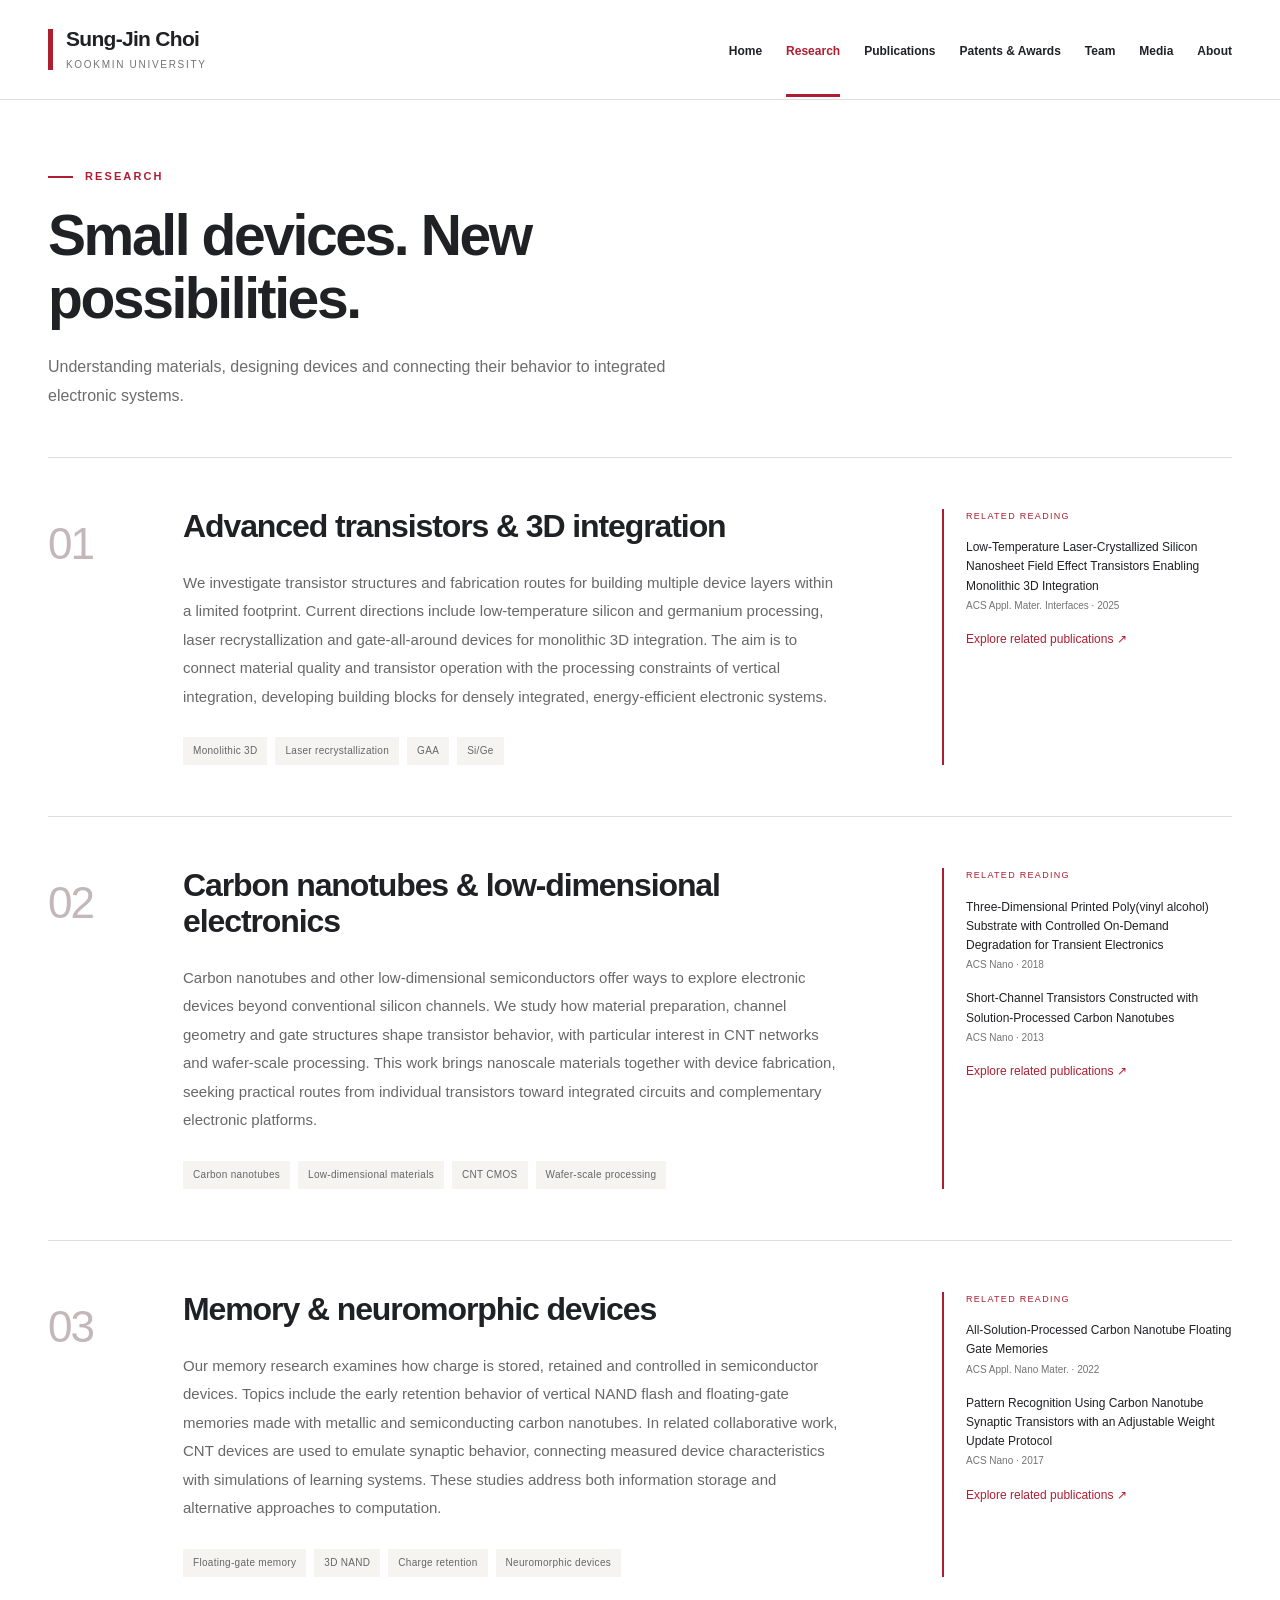
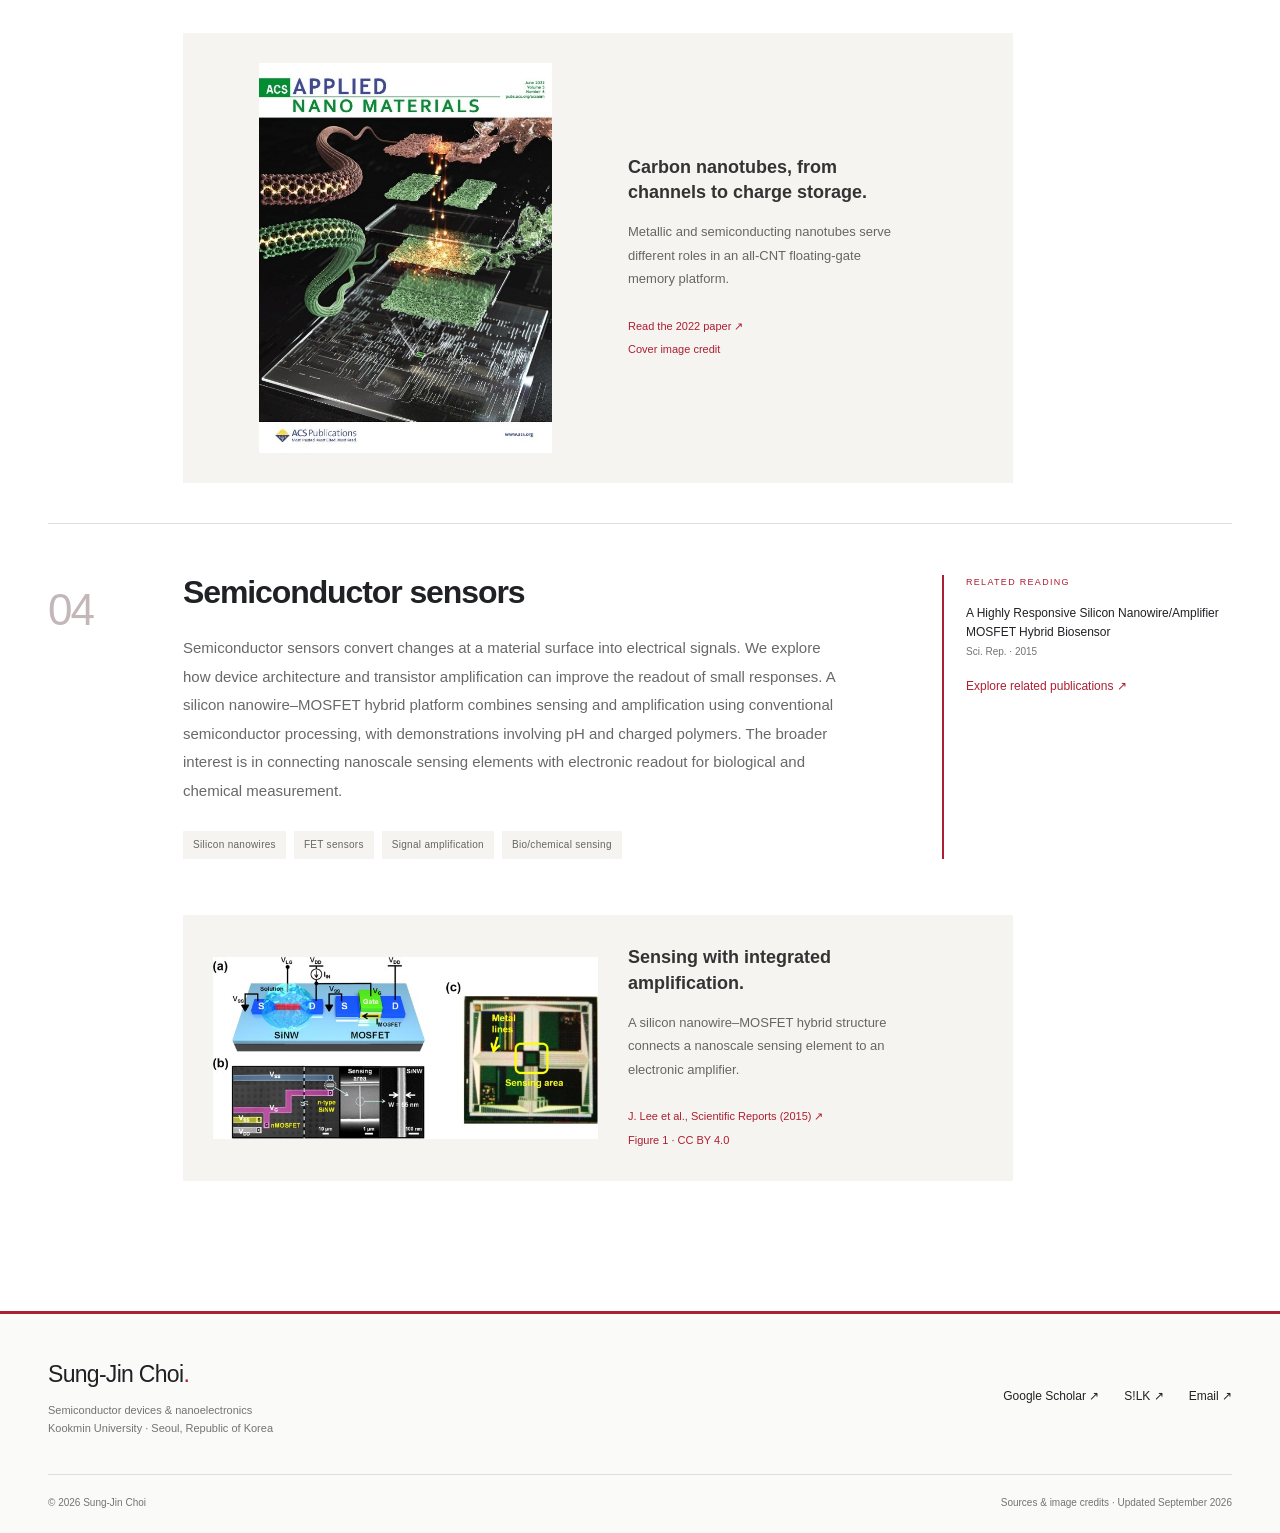
<file: research.html>
<!doctype html>
<html lang="en"><head><meta charset="utf-8"><meta name="viewport" content="width=device-width,initial-scale=1"><meta name="description" content="Sung-Jin Choi, Professor at Kookmin University. Research in semiconductor devices, carbon nanotubes, memory and three-dimensional integration."><meta name="theme-color" content="#ae1e32"><title>Research · Sung-Jin Choi Research Group</title><link rel="canonical" href="https://sjchoiee-research.github.io/research.html"><meta property="og:title" content="Research · Sung-Jin Choi Research Group"><meta property="og:description" content="Sung-Jin Choi, Professor at Kookmin University. Research in semiconductor devices, carbon nanotubes, memory and three-dimensional integration."><meta property="og:type" content="website"><meta property="og:site_name" content="Sung-Jin Choi Research Group"><meta property="og:url" content="https://sjchoiee-research.github.io/research.html"><meta property="og:image" content="https://sjchoiee-research.github.io/assets/social/research-group-share-v1.png"><meta property="og:image:secure_url" content="https://sjchoiee-research.github.io/assets/social/research-group-share-v1.png"><meta property="og:image:type" content="image/png"><meta property="og:image:width" content="1200"><meta property="og:image:height" content="630"><meta property="og:image:alt" content="Sung-Jin Choi Research Group — carbon nanotube semiconductor devices"><meta name="twitter:card" content="summary_large_image"><meta name="twitter:image" content="https://sjchoiee-research.github.io/assets/social/research-group-share-v1.png"><meta name="twitter:title" content="Research · Sung-Jin Choi Research Group"><meta name="twitter:description" content="Sung-Jin Choi, Professor at Kookmin University. Research in semiconductor devices, carbon nanotubes, memory and three-dimensional integration."><link rel="icon" href="assets/favicon.svg" type="image/svg+xml"><link rel="stylesheet" href="assets/style.css"><link rel="stylesheet" href="assets/sections.css"><script type="application/ld+json">{"@context": "https://schema.org", "@type": "Person", "name": "Sung-Jin Choi", "jobTitle": "Professor", "affiliation": {"@type": "CollegeOrUniversity", "name": "Kookmin University"}, "sameAs": ["https://scholar.google.com/citations?user=7epJAS4AAAAJ&hl=en", "https://silk.kookmin.ac.kr/"]}</script></head><body><a class="skip" href="#main">Skip to content</a><header class="site-header"><div class="wrap header-inner"><a class="brand" href="index.html" aria-label="Sung-Jin Choi home"><span class="brand-mark" aria-hidden="true"></span><span><span class="brand-name">Sung-Jin Choi</span><span class="brand-sub">Kookmin University</span></span></a><button class="menu-toggle" type="button" aria-expanded="false" aria-controls="main-nav">Menu <span aria-hidden="true">☰</span></button><nav id="main-nav" class="main-nav" aria-label="Main navigation"><a href="index.html">Home</a><a href="research.html" class="active" aria-current="page">Research</a><a href="publications.html">Publications</a><a href="patents.html">Patents &amp; Awards</a><a href="team.html">Team</a><a href="media.html">Media</a><a href="about.html">About</a></nav></div></header><main id="main"><div class="wrap content-bottom"><div class="page-intro"><div class="eyebrow">Research</div><h1 class="long-title">Small devices. New possibilities.</h1><p>Understanding materials, designing devices and connecting their behavior to integrated electronic systems.</p></div><section class="research-detail" id="transistors-3d"><div class="large-number">01</div><div><h2>Advanced transistors &amp; 3D integration</h2><p>We investigate transistor structures and fabrication routes for building multiple device layers within a limited footprint. Current directions include low-temperature silicon and germanium processing, laser recrystallization and gate-all-around devices for monolithic 3D integration. The aim is to connect material quality and transistor operation with the processing constraints of vertical integration, developing building blocks for densely integrated, energy-efficient electronic systems.</p><div class="keywords"><span>Monolithic 3D</span><span>Laser recrystallization</span><span>GAA</span><span>Si/Ge</span></div></div><aside class="research-side"><div class="small-label">Related reading</div><a href="https://doi.org/10.1021/acsami.5c20643" target="_blank" rel="noopener noreferrer" class="">Low-Temperature Laser-Crystallized Silicon Nanosheet Field Effect Transistors Enabling Monolithic 3D Integration<br><span class="side-year">ACS Appl. Mater. Interfaces · 2025</span></a><a href="publications.html?q=transistor" style="color:var(--red)">Explore related publications ↗</a></aside></section><section class="research-detail" id="low-dimensional"><div class="large-number">02</div><div><h2>Carbon nanotubes &amp; low-dimensional electronics</h2><p>Carbon nanotubes and other low-dimensional semiconductors offer ways to explore electronic devices beyond conventional silicon channels. We study how material preparation, channel geometry and gate structures shape transistor behavior, with particular interest in CNT networks and wafer-scale processing. This work brings nanoscale materials together with device fabrication, seeking practical routes from individual transistors toward integrated circuits and complementary electronic platforms.</p><div class="keywords"><span>Carbon nanotubes</span><span>Low-dimensional materials</span><span>CNT CMOS</span><span>Wafer-scale processing</span></div></div><aside class="research-side"><div class="small-label">Related reading</div><a href="https://doi.org/10.1021/acsnano.8b02244" target="_blank" rel="noopener noreferrer" class="">Three-Dimensional Printed Poly(vinyl alcohol) Substrate with Controlled On-Demand Degradation for Transient Electronics<br><span class="side-year">ACS Nano · 2018</span></a><a href="https://doi.org/10.1021/nn305277d" target="_blank" rel="noopener noreferrer" class="">Short-Channel Transistors Constructed with Solution-Processed Carbon Nanotubes<br><span class="side-year">ACS Nano · 2013</span></a><a href="publications.html?q=nanotube" style="color:var(--red)">Explore related publications ↗</a></aside></section><section class="research-detail" id="memory-neuromorphic"><div class="large-number">03</div><div><h2>Memory &amp; neuromorphic devices</h2><p>Our memory research examines how charge is stored, retained and controlled in semiconductor devices. Topics include the early retention behavior of vertical NAND flash and floating-gate memories made with metallic and semiconducting carbon nanotubes. In related collaborative work, CNT devices are used to emulate synaptic behavior, connecting measured device characteristics with simulations of learning systems. These studies address both information storage and alternative approaches to computation.</p><div class="keywords"><span>Floating-gate memory</span><span>3D NAND</span><span>Charge retention</span><span>Neuromorphic devices</span></div></div><aside class="research-side"><div class="small-label">Related reading</div><a href="https://doi.org/10.1021/acsanm.2c00851" target="_blank" rel="noopener noreferrer" class="">All-Solution-Processed Carbon Nanotube Floating Gate Memories<br><span class="side-year">ACS Appl. Nano Mater. · 2022</span></a><a href="https://doi.org/10.1021/acsnano.6b07894" target="_blank" rel="noopener noreferrer" class="">Pattern Recognition Using Carbon Nanotube Synaptic Transistors with an Adjustable Weight Update Protocol<br><span class="side-year">ACS Nano · 2017</span></a><a href="publications.html?q=memory" style="color:var(--red)">Explore related publications ↗</a></aside></section><figure class="research-visual"><img src="assets/research/memory-news2.jpg" alt="Cover artwork for all-solution-processed CNT floating-gate memories" loading="lazy"><figcaption><strong>Carbon nanotubes, from channels to charge storage.</strong>Metallic and semiconducting nanotubes serve different roles in an all-CNT floating-gate memory platform.<br><br><a href="https://doi.org/10.1021/acsanm.2c00851" target="_blank" rel="noopener noreferrer">Read the 2022 paper ↗</a><br><a href="credits.html">Cover image credit</a></figcaption></figure><section class="research-detail" id="sensors"><div class="large-number">04</div><div><h2>Semiconductor sensors</h2><p>Semiconductor sensors convert changes at a material surface into electrical signals. We explore how device architecture and transistor amplification can improve the readout of small responses. A silicon nanowire–MOSFET hybrid platform combines sensing and amplification using conventional semiconductor processing, with demonstrations involving pH and charged polymers. The broader interest is in connecting nanoscale sensing elements with electronic readout for biological and chemical measurement.</p><div class="keywords"><span>Silicon nanowires</span><span>FET sensors</span><span>Signal amplification</span><span>Bio/chemical sensing</span></div></div><aside class="research-side"><div class="small-label">Related reading</div><a href="https://doi.org/10.1038/srep12286" target="_blank" rel="noopener noreferrer" class="">A Highly Responsive Silicon Nanowire/Amplifier MOSFET Hybrid Biosensor<br><span class="side-year">Sci. Rep. · 2015</span></a><a href="publications.html?q=sensor" style="color:var(--red)">Explore related publications ↗</a></aside></section><figure class="research-visual"><img src="assets/research/biosensor.jpg" alt="Figure 1: silicon nanowire sensing element integrated with a MOSFET amplifier" loading="lazy"><figcaption><strong>Sensing with integrated amplification.</strong>A silicon nanowire–MOSFET hybrid structure connects a nanoscale sensing element to an electronic amplifier.<br><br><a href="https://www.nature.com/articles/srep12286" target="_blank" rel="noopener noreferrer">J. Lee et al., Scientific Reports (2015) ↗</a><br><a href="https://creativecommons.org/licenses/by/4.0/" target="_blank" rel="noopener noreferrer">Figure 1 · CC BY 4.0</a></figcaption></figure></div></main><footer class="site-footer"><div class="wrap"><div class="footer-top"><div><a class="footer-name" href="index.html">Sung-Jin Choi<span style="color:var(--red)">.</span></a><p class="footer-sub">Semiconductor devices & nanoelectronics<br>Kookmin University · Seoul, Republic of Korea</p></div><div class="footer-links"><a href="https://scholar.google.com/citations?user=7epJAS4AAAAJ&amp;hl=en" target="_blank" rel="noopener noreferrer" class="">Google Scholar ↗</a><a href="https://silk.kookmin.ac.kr/" target="_blank" rel="noopener noreferrer" class="">S!LK ↗</a><a href="mailto:sjchoiee@kookmin.ac.kr">Email ↗</a></div></div><div class="footer-bottom"><span>© 2026 Sung-Jin Choi</span><span><a href="credits.html">Sources & image credits</a> · Updated September 2026</span></div></div></footer><script src="assets/app.js" defer></script></body></html>
</file>
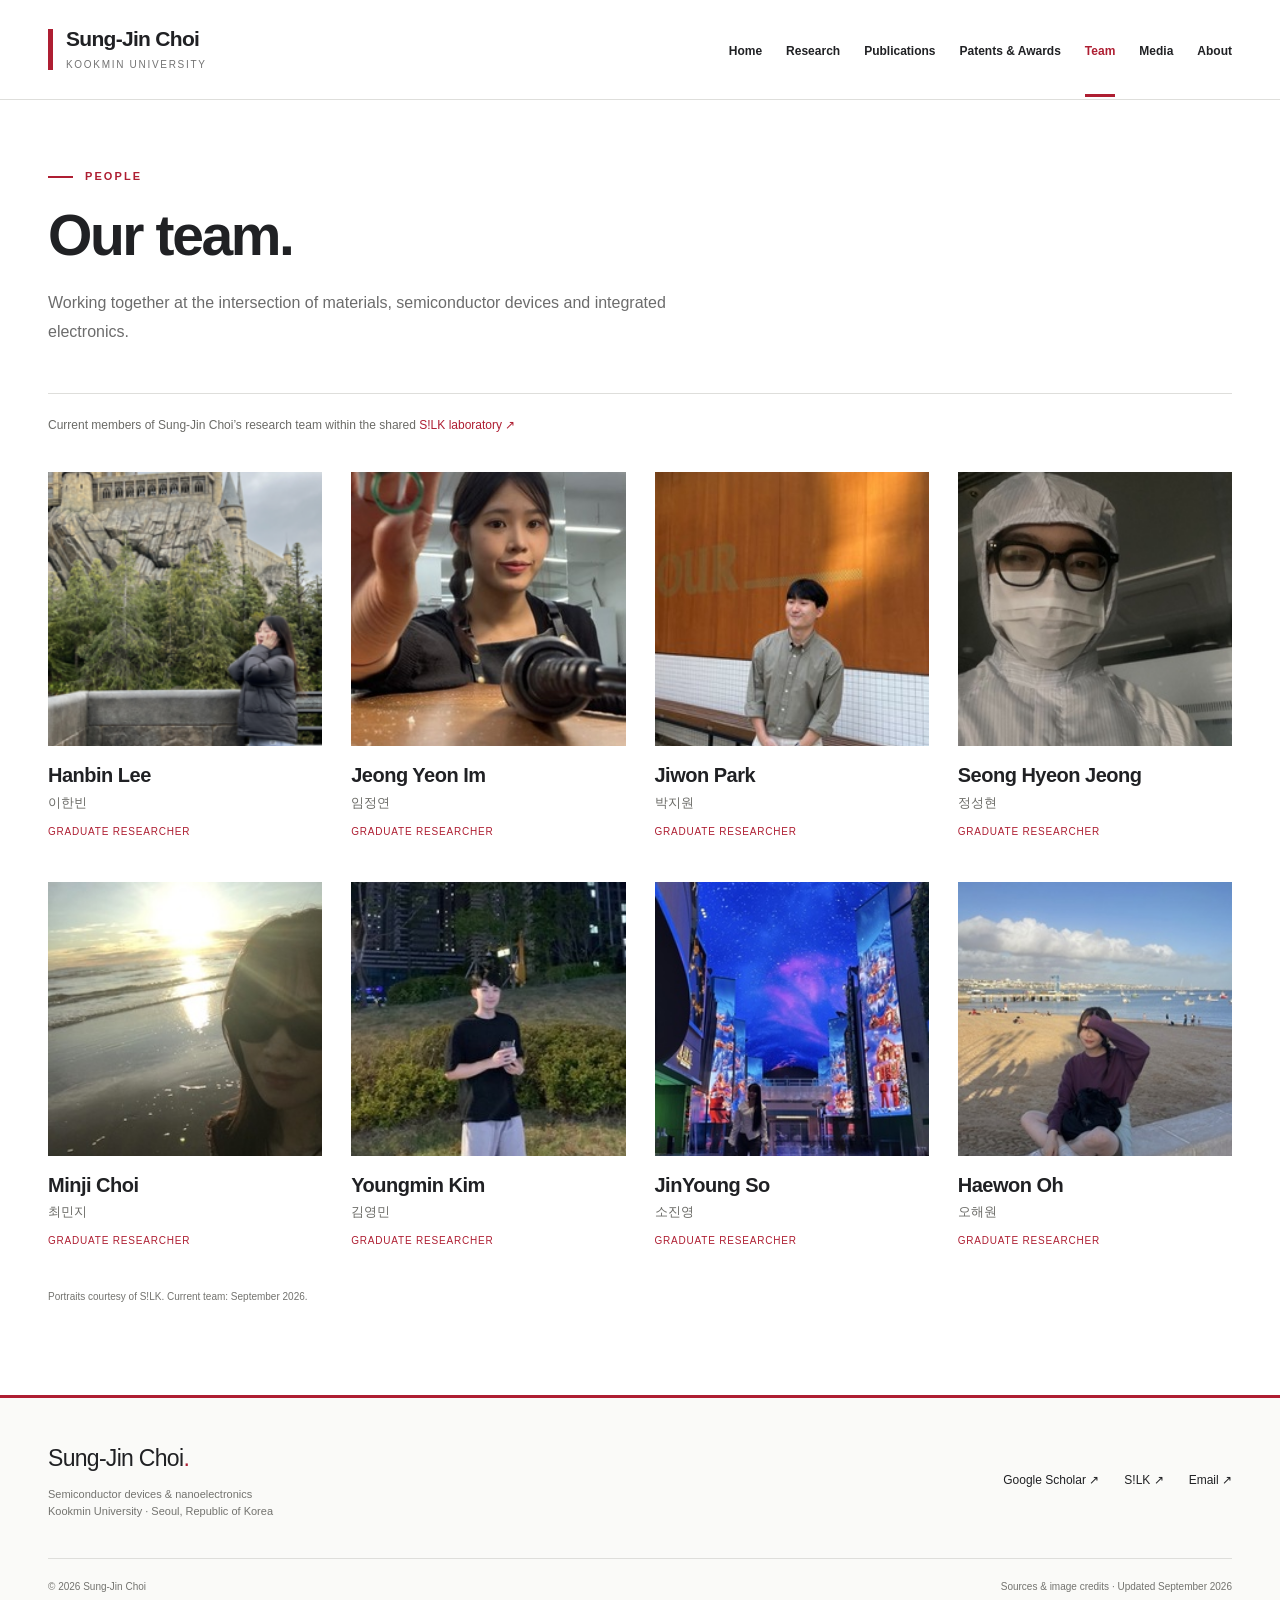
<file: team.html>
<!doctype html>
<html lang="en"><head><meta charset="utf-8"><meta name="viewport" content="width=device-width,initial-scale=1"><meta name="description" content="Sung-Jin Choi, Professor at Kookmin University. Research in semiconductor devices, carbon nanotubes, memory and three-dimensional integration."><meta name="theme-color" content="#ae1e32"><title>Team · Sung-Jin Choi Research Group</title><link rel="canonical" href="https://sjchoiee-research.github.io/team.html"><meta property="og:title" content="Team · Sung-Jin Choi Research Group"><meta property="og:description" content="Sung-Jin Choi, Professor at Kookmin University. Research in semiconductor devices, carbon nanotubes, memory and three-dimensional integration."><meta property="og:type" content="website"><meta property="og:site_name" content="Sung-Jin Choi Research Group"><meta property="og:url" content="https://sjchoiee-research.github.io/team.html"><meta property="og:image" content="https://sjchoiee-research.github.io/assets/social/research-group-share-v1.png"><meta property="og:image:secure_url" content="https://sjchoiee-research.github.io/assets/social/research-group-share-v1.png"><meta property="og:image:type" content="image/png"><meta property="og:image:width" content="1200"><meta property="og:image:height" content="630"><meta property="og:image:alt" content="Sung-Jin Choi Research Group — carbon nanotube semiconductor devices"><meta name="twitter:card" content="summary_large_image"><meta name="twitter:image" content="https://sjchoiee-research.github.io/assets/social/research-group-share-v1.png"><meta name="twitter:title" content="Team · Sung-Jin Choi Research Group"><meta name="twitter:description" content="Sung-Jin Choi, Professor at Kookmin University. Research in semiconductor devices, carbon nanotubes, memory and three-dimensional integration."><link rel="icon" href="assets/favicon.svg" type="image/svg+xml"><link rel="stylesheet" href="assets/style.css"><link rel="stylesheet" href="assets/sections.css"><script type="application/ld+json">{"@context": "https://schema.org", "@type": "Person", "name": "Sung-Jin Choi", "jobTitle": "Professor", "affiliation": {"@type": "CollegeOrUniversity", "name": "Kookmin University"}, "sameAs": ["https://scholar.google.com/citations?user=7epJAS4AAAAJ&hl=en", "https://silk.kookmin.ac.kr/"]}</script></head><body><a class="skip" href="#main">Skip to content</a><header class="site-header"><div class="wrap header-inner"><a class="brand" href="index.html" aria-label="Sung-Jin Choi home"><span class="brand-mark" aria-hidden="true"></span><span><span class="brand-name">Sung-Jin Choi</span><span class="brand-sub">Kookmin University</span></span></a><button class="menu-toggle" type="button" aria-expanded="false" aria-controls="main-nav">Menu <span aria-hidden="true">☰</span></button><nav id="main-nav" class="main-nav" aria-label="Main navigation"><a href="index.html">Home</a><a href="research.html">Research</a><a href="publications.html">Publications</a><a href="patents.html">Patents &amp; Awards</a><a href="team.html" class="active" aria-current="page">Team</a><a href="media.html">Media</a><a href="about.html">About</a></nav></div></header><main id="main"><div class="wrap content-bottom"><div class="page-intro"><div class="eyebrow">People</div><h1 class="">Our team.</h1><p>Working together at the intersection of materials, semiconductor devices and integrated electronics.</p></div><p class="team-intro-rule">Current members of Sung-Jin Choi’s research team within the shared <a href="https://silk.kookmin.ac.kr/" target="_blank" rel="noopener noreferrer">S!LK laboratory ↗</a></p><div class="team-grid"><article class="person"><div class="person-photo"><img src="assets/team/hanbin-lee.png" alt="Hanbin Lee" width="300" height="300" loading="lazy"></div><h2>Hanbin Lee</h2><p class="name-ko" lang="ko">이한빈</p><p class="person-role">Graduate researcher</p></article><article class="person"><div class="person-photo"><img src="assets/team/jeong-yeon-im.jpg" alt="Jeong Yeon Im" width="300" height="300" loading="lazy"></div><h2>Jeong Yeon Im</h2><p class="name-ko" lang="ko">임정연</p><p class="person-role">Graduate researcher</p></article><article class="person"><div class="person-photo"><img src="assets/team/jiwon-park.jpg" alt="Jiwon Park" width="300" height="300" loading="lazy"></div><h2>Jiwon Park</h2><p class="name-ko" lang="ko">박지원</p><p class="person-role">Graduate researcher</p></article><article class="person"><div class="person-photo"><img src="assets/team/seong-hyeon-jeong.jpg" alt="Seong Hyeon Jeong" width="300" height="300" loading="lazy"></div><h2>Seong Hyeon Jeong</h2><p class="name-ko" lang="ko">정성현</p><p class="person-role">Graduate researcher</p></article><article class="person"><div class="person-photo"><img src="assets/team/minji-choi.jpg" alt="Minji Choi" width="300" height="300" loading="lazy"></div><h2>Minji Choi</h2><p class="name-ko" lang="ko">최민지</p><p class="person-role">Graduate researcher</p></article><article class="person"><div class="person-photo"><img src="assets/team/youngmin-kim.jpg" alt="Youngmin Kim" width="300" height="300" loading="lazy"></div><h2>Youngmin Kim</h2><p class="name-ko" lang="ko">김영민</p><p class="person-role">Graduate researcher</p></article><article class="person"><div class="person-photo"><img src="assets/team/jinyoung-so.jpg" alt="JinYoung So" width="300" height="300" loading="lazy"></div><h2>JinYoung So</h2><p class="name-ko" lang="ko">소진영</p><p class="person-role">Graduate researcher</p></article><article class="person"><div class="person-photo"><img src="assets/team/haewon-oh.jpg" alt="Haewon Oh" width="300" height="300" loading="lazy"></div><h2>Haewon Oh</h2><p class="name-ko" lang="ko">오해원</p><p class="person-role">Graduate researcher</p></article></div><p class="people-caption">Portraits courtesy of S!LK. Current team: September 2026.</p></div></main><footer class="site-footer"><div class="wrap"><div class="footer-top"><div><a class="footer-name" href="index.html">Sung-Jin Choi<span style="color:var(--red)">.</span></a><p class="footer-sub">Semiconductor devices & nanoelectronics<br>Kookmin University · Seoul, Republic of Korea</p></div><div class="footer-links"><a href="https://scholar.google.com/citations?user=7epJAS4AAAAJ&amp;hl=en" target="_blank" rel="noopener noreferrer" class="">Google Scholar ↗</a><a href="https://silk.kookmin.ac.kr/" target="_blank" rel="noopener noreferrer" class="">S!LK ↗</a><a href="mailto:sjchoiee@kookmin.ac.kr">Email ↗</a></div></div><div class="footer-bottom"><span>© 2026 Sung-Jin Choi</span><span><a href="credits.html">Sources & image credits</a> · Updated September 2026</span></div></div></footer><script src="assets/app.js" defer></script></body></html>
</file>
<file: assets/style.css>
@charset "UTF-8";
:root{--red:#ae1e32;--red-dark:#801427;--ink:#202124;--muted:#737373;--line:#dededb;--paper:#f5f4f0;--max:1240px}
*{box-sizing:border-box}html{scroll-behavior:smooth;scroll-padding-top:110px}body{margin:0;background:#fff;color:var(--ink);font-family:Arial,"Helvetica Neue","Malgun Gothic",sans-serif;-webkit-font-smoothing:antialiased;line-height:1.6}a{color:inherit;text-decoration:none}a:hover{color:var(--red)}button,input,select{font:inherit}button,a,input,select{touch-action:manipulation}button{cursor:pointer;color:inherit}a:focus-visible,button:focus-visible,input:focus-visible,select:focus-visible,summary:focus-visible{outline:3px solid var(--red);outline-offset:5px}img{display:block;max-width:100%}h1,h2,h3,h4,p,figure{margin:0}h1,h2,h3{line-height:1.12;font-weight:600}p+p{margin-top:1em}::selection{background:#f1cbd2}.wrap{width:min(var(--max),calc(100% - 96px));margin:auto}.skip{position:fixed;top:-100px;left:20px;background:var(--red);color:white;padding:10px 20px;z-index:100}.skip:focus{top:10px}
.site-header{background:rgba(255,255,255,.98);border-bottom:1px solid var(--line);position:sticky;top:0;z-index:30}.header-inner{min-height:99px;display:flex;align-items:center;justify-content:space-between;gap:22px}.brand{display:flex;align-items:center;gap:13px;flex-shrink:0}.brand-mark{height:41px;width:5px;background:var(--red)}.brand-name{display:block;font-size:21px;letter-spacing:-.7px;font-weight:700;line-height:1.2}.brand-sub{display:block;font-size:10px;text-transform:uppercase;letter-spacing:1.7px;color:var(--muted);margin-top:6px}.main-nav{display:flex;gap:24px;align-items:center;font-size:12px;font-weight:600}.main-nav a{position:relative;padding:39px 0 35px;white-space:nowrap}.main-nav a.active{color:var(--red)}.main-nav a.active:after{content:"";height:3px;background:var(--red);position:absolute;bottom:-1px;left:0;right:0}.menu-toggle{display:none;border:0;background:none;padding:12px;font-size:14px}.menu-toggle span{display:inline-block;margin-left:9px;font-size:20px}
.eyebrow{text-transform:uppercase;font-size:11px;letter-spacing:2.1px;font-weight:700;color:var(--red);display:flex;align-items:center;gap:12px}.eyebrow:before{content:"";width:25px;height:2px;background:var(--red)}.hero{padding:83px 0 68px;display:grid;grid-template-columns:1.08fr 1fr;gap:76px;align-items:center}.hero h1{font-size:clamp(68px,7.3vw,108px);font-weight:500;letter-spacing:-5px;margin:26px 0 22px;line-height:.99}.hero h1 span{color:var(--red)}.hero-role{font-size:18px;color:#555;line-height:1.55;max-width:420px}.hero-description{font-size:21px;line-height:1.58;max-width:450px;margin-top:26px;color:#373737}.hero-links{display:flex;align-items:center;flex-wrap:wrap;gap:25px;margin-top:34px}.button{display:inline-flex;align-items:center;gap:25px;background:var(--red);border:1px solid var(--red);color:white;padding:13px 21px;font-size:13px;font-weight:600;line-height:1.5}.button:hover{background:var(--red-dark);border-color:var(--red-dark);color:white}.text-link{display:inline-flex;align-items:center;gap:15px;font-size:13px;font-weight:600}.text-link .arrow{font-size:19px;color:var(--red)}.hero-socials{display:flex;gap:22px;margin-top:30px;font-size:11px;color:var(--muted);letter-spacing:.4px}.hero-art{padding:26px 38px 0;background:var(--paper)}.hero-art .cover{width:100%;height:435px;object-fit:contain}.figure-topline{display:flex;justify-content:space-between;font-size:9px;letter-spacing:1.3px;text-transform:uppercase;color:#747474;margin-bottom:20px}.hero-art figcaption{border-top:1px solid #ccc9c4;padding:17px 0 19px;display:flex;align-items:center;justify-content:space-between;gap:10px;font-size:11px;line-height:1.5;margin-top:21px}.hero-art figcaption strong{display:block;font-weight:600;font-size:12px}.hero-art figcaption span{color:var(--muted)}.hero-art .figure-arrow{color:var(--red);font-size:23px}.credentials{border-top:1px solid var(--line);border-bottom:1px solid var(--line);display:flex;gap:40px;justify-content:space-between;padding:21px 0;color:var(--muted);font-size:11px;letter-spacing:.2px}.credentials strong{color:#343434;font-size:12px;font-weight:600}.credentials .dot{color:var(--red);margin:0 8px}
.section{padding:78px 0}.section.soft{background:var(--paper);margin-top:15px}.section-head{display:flex;align-items:flex-end;justify-content:space-between;gap:25px;margin-bottom:34px}.section-head h2{font-size:36px;letter-spacing:-1.25px;margin-top:12px}.section-label{font-size:10px;letter-spacing:1.8px;color:var(--muted);text-transform:uppercase}.research-grid{display:grid;grid-template-columns:repeat(2,1fr);border-top:1px solid var(--line);border-left:1px solid var(--line)}.research-card{padding:33px 34px 36px;border-right:1px solid var(--line);border-bottom:1px solid var(--line);transition:background .2s}.research-card:hover{background:#fbfaf8}.research-number{font-size:11px;color:var(--red);margin-bottom:28px;display:flex;justify-content:space-between}.research-number span{font-size:22px}.research-card h3{font-size:25px;letter-spacing:-.75px;max-width:410px}.research-card p{font-size:14px;color:#737373;margin-top:15px;max-width:415px;line-height:1.7}.pub-row{display:grid;grid-template-columns:75px minmax(0,1fr) 72px;gap:24px;padding:29px 0;border-top:1px solid var(--line)}.pub-year{font-size:12px;color:var(--red);font-weight:600;padding-top:4px}.pub-title{font-size:20px;font-weight:600;line-height:1.4;letter-spacing:-.3px}.pub-authors{font-size:12px;color:var(--muted);margin-top:10px;line-height:1.65}.pub-authors strong{font-weight:700;color:#444}.pub-venue{font-size:12px;margin-top:8px;color:#555}.pub-actions{display:flex;gap:12px;align-items:flex-start;justify-content:flex-end;flex-wrap:wrap;padding-top:4px;font-size:10px;white-space:nowrap}.pub-actions a{color:var(--red);border-bottom:1px solid #d3acb3}.pub-actions button{font-size:10px;border:0;border-bottom:1px solid #cfcfcb;background:none;padding:0}.pub-selected{font-size:9px;letter-spacing:1.1px;color:var(--red);text-transform:uppercase;margin-bottom:8px}
.news-grid{display:grid;grid-template-columns:repeat(3,1fr);gap:38px}.news-card{border-top:2px solid var(--red);padding-top:20px}.news-meta{font-size:10px;color:var(--muted);letter-spacing:.6px;display:flex;gap:15px;flex-wrap:wrap}.news-card h3{font-size:21px;letter-spacing:-.5px;line-height:1.4;margin:19px 0 14px}.news-card p{font-size:13px;color:var(--muted);line-height:1.7}.news-card .text-link{margin-top:25px;font-size:11px}.team-teaser{display:flex;align-items:center;justify-content:space-between;gap:45px;padding:60px 0 70px}.team-teaser h2{font-size:35px;letter-spacing:-1px}.team-teaser p{font-size:14px;color:var(--muted);max-width:460px;margin-top:17px}.small-portraits{display:flex}.small-portraits img{width:62px;height:74px;object-fit:cover;border:3px solid white;margin-left:-12px}.small-portraits img:first-child{margin-left:0}
.page-intro{padding:68px 0 46px;max-width:800px}.page-intro h1{font-size:57px;letter-spacing:-2.4px;margin:18px 0 22px}.page-intro p{font-size:16px;color:#6c6c6c;line-height:1.8;max-width:660px}.content-bottom{padding-bottom:90px}.filters{display:flex;align-items:flex-end;justify-content:space-between;gap:20px;border-top:1px solid var(--line);border-bottom:1px solid var(--line);padding:23px 0;margin-bottom:23px;flex-wrap:wrap}.filter-left{display:flex;gap:18px;align-items:flex-end;flex-wrap:wrap}.field label{display:block;font-size:10px;letter-spacing:1px;text-transform:uppercase;margin-bottom:7px;color:var(--muted)}.field input,.field select{background:white;border:1px solid #ccc;border-radius:0;padding:10px 12px;font-size:13px;height:43px}.field input{width:300px;max-width:100%}.field select{min-width:117px}.result-line{font-size:11px;color:var(--muted);display:flex;align-items:center;justify-content:space-between;gap:20px;padding:8px 0 14px}.download-links{display:flex;gap:18px;flex-wrap:wrap}.download-links button{background:none;padding:0;border:0;border-bottom:1px solid #bbb;font-size:11px}.empty{padding:65px 0;text-align:center;color:var(--muted)}[hidden]{display:none!important}.load-more{display:block;margin:35px auto 0;background:white;border:1px solid #bdbdb9;padding:12px 30px;font-size:12px}.load-more:hover{border-color:var(--red);color:var(--red)}.catalog .pub-row{grid-template-columns:65px minmax(0,1fr) 80px;padding:24px 0}.catalog .pub-title{font-size:17px}.catalog .pub-authors,.catalog .pub-venue{font-size:11px}.source-note{font-size:11px;color:var(--muted);line-height:1.8;margin-top:35px}.source-note a{border-bottom:1px solid #ccc}.tab-buttons{display:flex;gap:25px;border-bottom:1px solid var(--line);margin-bottom:24px;flex-wrap:wrap}.tab-buttons button{padding:14px 0;border:0;background:none;border-bottom:2px solid transparent;color:var(--muted);font-size:13px}.tab-buttons button.active{border-color:var(--red);color:var(--red);font-weight:600}.achievement{padding:28px 0;border-bottom:1px solid var(--line);display:grid;grid-template-columns:92px 1fr;gap:25px}.record-year{font-size:13px;color:var(--red)}.achievement h3{font-size:20px;line-height:1.45;letter-spacing:-.3px}.original-title{font-family:"Malgun Gothic",Arial,sans-serif;font-size:13px;color:#666;line-height:1.7;margin-top:9px}.record-meta{font-size:11px;color:var(--muted);display:flex;gap:17px;flex-wrap:wrap;margin-top:17px}.record-meta a{color:var(--red)}.record-details{margin-top:12px;font-size:12px;color:#6b6b67}.record-details summary{cursor:pointer;font-size:11px}.record-details p{margin:10px 0}.label{display:inline-block;font-size:9px;letter-spacing:.6px;text-transform:uppercase;color:var(--red);border:1px solid #e2c7cb;padding:3px 8px;margin-bottom:9px}
.team-intro-rule{border-top:1px solid var(--line);padding-top:22px;margin-bottom:37px;font-size:12px;color:#6b6b67}.team-intro-rule a{color:var(--red)}.team-grid{display:grid;grid-template-columns:repeat(4,1fr);gap:42px 29px}.person-photo{background:var(--paper);aspect-ratio:1/1;overflow:hidden}.person-photo img{width:100%;height:100%;object-fit:cover;object-position:50% 35%;transition:transform .35s}.person:hover .person-photo img{transform:scale(1.025)}.person h2{font-size:20px;letter-spacing:-.5px;margin-top:18px}.name-ko{font-size:13px;margin-top:6px;color:#6b6b67}.person-role{font-size:10px;color:var(--red);letter-spacing:.8px;margin-top:10px;text-transform:uppercase}.people-caption{margin-top:40px;font-size:10px;color:#73736f}
.research-detail{display:grid;grid-template-columns:95px minmax(0,1fr) 290px;gap:40px;padding:51px 0;border-top:1px solid var(--line)}.large-number{font-size:44px;font-weight:300;color:#c3b7ba;letter-spacing:-2px}.research-detail h2{font-size:32px;letter-spacing:-1.1px;max-width:660px}.research-detail p{font-size:15px;line-height:1.9;color:#686868;margin-top:24px;max-width:660px}.keywords{display:flex;flex-wrap:wrap;gap:8px;margin-top:26px}.keywords span{font-size:10px;letter-spacing:.3px;color:#666;background:var(--paper);padding:6px 10px}.research-side{border-left:2px solid var(--red);padding-left:22px}.small-label{font-size:9px;letter-spacing:1.3px;color:var(--red);text-transform:uppercase}.research-side a{display:block;font-size:12px;line-height:1.6;margin-top:15px}.side-year{color:var(--muted);font-size:10px}.research-visual{max-width:830px;margin:5px 0 40px 135px;display:flex;gap:30px;align-items:center;background:var(--paper);padding:30px}.research-visual img{width:50%;max-height:390px;object-fit:contain}.research-visual figcaption{max-width:280px;font-size:13px;color:#666;line-height:1.8}.research-visual strong{display:block;color:#333;font-size:18px;line-height:1.4;margin-bottom:15px}.research-visual a{color:var(--red);font-size:11px}
.media-list .media-item{display:grid;grid-template-columns:145px 1fr;gap:35px;padding:33px 0;border-top:1px solid var(--line)}.media-date{font-size:12px;color:var(--muted);padding-top:3px}.media-date span{display:block;font-size:9px;text-transform:uppercase;letter-spacing:1px;color:var(--red);margin-top:10px}.media-item h2{font-size:24px;letter-spacing:-.55px;line-height:1.35}.media-item p{font-size:14px;color:#747474;margin-top:16px;max-width:820px;line-height:1.8}.media-sources{display:flex;gap:20px;flex-wrap:wrap;margin-top:19px;font-size:11px;color:var(--red)}.media-original{font-size:12px;color:#73736f;margin-top:12px}.media-original summary{cursor:pointer}.media-original ul{padding-left:18px}
.about-top{display:grid;grid-template-columns:1fr 300px;gap:90px;padding:5px 0 65px;border-bottom:1px solid var(--line)}.bio{font-size:19px;line-height:1.9;max-width:780px}.about-top img{width:280px;height:335px;object-fit:cover;object-position:top;background:var(--paper)}.about-subtitle{font-size:13px;color:var(--red);margin-bottom:20px}.about-grid{display:grid;grid-template-columns:1fr 1fr;gap:70px;padding-top:55px}.about-grid h2{font-size:27px;letter-spacing:-.6px;margin-bottom:25px}.timeline{padding:22px 0;border-top:1px solid var(--line);display:grid;grid-template-columns:108px 1fr;gap:20px}.timeline .date{font-size:12px;color:var(--red)}.timeline h3{font-size:17px;line-height:1.4}.timeline p{font-size:13px;color:#6b6b67;margin-top:5px}.contact-panel{background:var(--paper);padding:33px;margin-top:15px}.contact-panel h2{font-size:26px;margin-bottom:23px}.contact-panel p{font-size:13px;color:#666}.contact-panel .email{font-size:17px;color:var(--red)}.contact-panel address{font-style:normal;font-size:12px;color:#6b6b67;margin-top:20px;line-height:1.9}.profile-actions{margin-top:30px;display:flex;gap:20px;align-items:center;flex-wrap:wrap}.profile-actions button{background:white;border:1px solid #bcbcb9;padding:9px 15px;font-size:12px}
.site-footer{border-top:3px solid var(--red);padding:42px 0 22px;background:#fafaf8}.footer-top{display:flex;justify-content:space-between;gap:35px;margin-bottom:37px}.footer-name{font-size:23px;letter-spacing:-.7px}.footer-sub{font-size:11px;color:#73736f;margin-top:9px}.footer-links{display:flex;gap:25px;font-size:12px;align-items:center}.footer-bottom{display:flex;justify-content:space-between;font-size:10px;color:#73736f;border-top:1px solid var(--line);padding-top:20px}.toast{position:fixed;bottom:24px;left:50%;transform:translateX(-50%);background:#252525;color:#fff;padding:12px 24px;font-size:13px;z-index:100;box-shadow:0 5px 22px #0002}
@media(min-width:1450px){.hero-art .cover{height:480px}.hero{gap:110px;padding-top:92px}}
@media(max-width:1120px){.wrap{width:calc(100% - 64px)}.main-nav{gap:16px;font-size:11px}.brand-name{font-size:18px}.brand-sub{font-size:9px}.hero{gap:44px}.hero h1{font-size:80px}.hero-art{padding:23px 22px 0}.hero-art .cover{height:395px}.research-detail{grid-template-columns:60px 1fr 235px;gap:25px}.research-visual{margin-left:85px}.team-grid{gap:36px 20px}}
@media(max-width:900px){.header-inner{min-height:83px}.menu-toggle{display:block}.main-nav{display:none;position:absolute;left:0;right:0;top:83px;background:white;border-bottom:1px solid var(--line);padding:14px 32px 24px;gap:0;box-shadow:0 12px 18px #00000005}.main-nav.open{display:grid;grid-template-columns:1fr 1fr}.main-nav a{padding:12px 0;font-size:14px}.main-nav a.active:after{display:none}.hero{gap:30px;padding-top:50px}.hero h1{font-size:73px;letter-spacing:-4px}.hero-description{font-size:18px}.hero-art .cover{height:350px}.hero-role{font-size:15px}.hero-links{gap:18px}.button{padding:12px 17px;font-size:12px;gap:14px}.hero-socials{font-size:10px}.credentials{gap:20px;flex-wrap:wrap;justify-content:flex-start}.news-grid{gap:25px}.news-card h3{font-size:19px}.research-detail{grid-template-columns:50px 1fr}.research-side{grid-column:2}.about-top{gap:35px;grid-template-columns:1fr 240px}.about-top img{width:240px;height:300px}.bio{font-size:17px}.about-grid{gap:35px}.team-grid{grid-template-columns:repeat(3,1fr)}.research-visual{margin-left:75px}.small-portraits img{width:50px;height:60px}}
@media(max-width:640px){.wrap{width:calc(100% - 40px)}.header-inner{min-height:77px}.main-nav{top:77px;padding-left:20px;padding-right:20px}.brand-name{font-size:18px}.brand-mark{height:34px;width:4px}.brand-sub{font-size:8px;letter-spacing:1.5px}.hero{grid-template-columns:1fr;padding:44px 0 35px;gap:40px}.hero h1{font-size:77px;margin:23px 0;letter-spacing:-4px;line-height:1}.hero-role{font-size:16px}.hero-description{font-size:18px;margin-top:20px;max-width:100%}.hero-art{padding:20px 30px 0}.hero-art .cover{height:365px}.hero-socials{margin-top:23px;font-size:11px}.eyebrow{font-size:9px;letter-spacing:1.6px}.credentials{flex-direction:column;gap:10px;padding:19px 0}.section{padding:47px 0}.section-head{align-items:flex-start;margin-bottom:26px}.section-head h2{font-size:29px;letter-spacing:-1px}.section-head .text-link{font-size:10px;gap:8px;padding-top:32px}.research-grid{grid-template-columns:1fr}.research-card{padding:25px}.research-number{margin-bottom:18px}.research-card h3{font-size:24px}.research-card p{font-size:13px}.pub-row,.catalog .pub-row{grid-template-columns:42px minmax(0,1fr);gap:13px;padding:24px 0}.pub-title,.catalog .pub-title{font-size:17px}.pub-actions{grid-column:2;justify-content:flex-start;padding:0;margin-top:-3px;gap:18px}.pub-year,.pub-authors{font-size:11px}.news-grid{grid-template-columns:1fr;gap:34px}.news-card h3{font-size:21px}.news-card .text-link{margin-top:17px}.team-teaser{padding:40px 0;display:block}.team-teaser h2{font-size:29px}.small-portraits{margin-top:25px}.small-portraits img{width:57px;height:68px}.team-teaser .text-link{margin-top:25px}.page-intro{padding:42px 0 32px}.page-intro h1{font-size:43px;letter-spacing:-1.7px;overflow-wrap:break-word}.page-intro p{font-size:14px}.filters{gap:16px;align-items:stretch}.filter-left{width:100%;gap:12px}.field:first-child{width:100%}.field input{width:100%}.field select{min-width:125px}.result-line{align-items:flex-start;gap:15px;flex-direction:column}.download-links{gap:20px}.content-bottom{padding-bottom:55px}.team-grid{grid-template-columns:repeat(2,1fr);gap:29px 17px}.person h2{font-size:17px;line-height:1.4;letter-spacing:-.35px;margin-top:12px}.name-ko{font-size:12px;margin-top:2px}.person-role{font-size:8px;letter-spacing:.6px;margin-top:7px}.team-intro-rule{font-size:11px}.research-detail{grid-template-columns:32px 1fr;gap:15px;padding:32px 0}.large-number{font-size:28px;letter-spacing:-1px}.research-detail h2{font-size:26px}.research-detail p{font-size:14px;margin-top:20px}.research-side{padding-left:15px}.research-visual{margin:0 0 26px;padding:20px;display:block}.research-visual img{width:100%;max-height:300px}.research-visual figcaption{margin-top:23px;max-width:100%;font-size:12px}.media-list .media-item{grid-template-columns:1fr;gap:15px;padding:26px 0}.media-date{display:flex;gap:20px;align-items:center}.media-date span{margin:0}.media-item h2{font-size:22px}.media-item p{font-size:13px}.achievement{grid-template-columns:1fr;gap:9px;padding:24px 0}.achievement h3{font-size:18px}.original-title{font-size:12px}.tab-buttons{gap:18px}.tab-buttons button{font-size:12px}.about-top{display:flex;flex-direction:column-reverse;gap:30px;padding-bottom:35px}.about-top img{width:210px;height:260px}.bio{font-size:16px}.about-grid{grid-template-columns:1fr;gap:34px;padding-top:35px}.timeline{grid-template-columns:95px 1fr;gap:10px}.contact-panel{padding:25px}.footer-top{display:block;margin-bottom:28px}.footer-links{margin-top:25px;gap:22px;font-size:11px}.footer-bottom{flex-direction:column;gap:8px}.site-footer{padding-top:30px}.toast{width:calc(100% - 40px);text-align:center;font-size:12px}.page-intro h1.long-title{font-size:37px}}
@media(prefers-reduced-motion:reduce){html{scroll-behavior:auto}*,*:before,*:after{transition:none!important}}
@media print{.site-header,.site-footer,.filters,.profile-actions,.hero-links,.hero-socials,.pub-actions,.load-more,.skip,.toast{display:none!important}.wrap{width:100%;max-width:none}.page-intro{padding-top:0}.page-intro h1{font-size:34px}.about-top{grid-template-columns:1fr 170px;gap:25px}.about-top img{width:170px;height:210px}.bio{font-size:12px}.about-grid{gap:30px}.content-bottom{padding:0}.pub-row,.achievement,.person,.media-item{break-inside:avoid}body{font-size:11px}}
</file>
<file: assets/sections.css>
/* Actual research figures and compact research records. */
.hero h1.hero-group-title{font-size:clamp(32px,4vw,48px);font-weight:500;line-height:1.18;letter-spacing:-1.4px;margin:25px 0 24px}
.hero h1 .hero-group-name{display:block;color:var(--ink);font-size:.64em;line-height:1.35;letter-spacing:-.5px;margin-bottom:8px}
.figure-window{display:block;min-width:0;background:#fff;overflow:hidden;color:inherit}
.figure-window:hover{color:inherit}
.research-panel{display:block;width:100%;height:auto;max-width:100%;overflow:hidden}
.hero-science{min-width:0;padding:0;background:#fff;border-top:2px solid var(--red);align-self:center}
.hero-science-topline{display:flex;align-items:center;justify-content:space-between;padding:17px 0 11px;text-transform:uppercase;letter-spacing:1.65px;color:var(--muted);font-size:9px}
.hero-science-mark{font-size:20px;line-height:1;color:var(--red)}
.hero-science-main{padding:12px 0 18px;min-height:230px;display:flex;align-items:center;justify-content:center}
.hero-main-window{width:100%;max-width:510px}
.hero-main-window .research-panel{max-height:330px}
.scholar-strip+.credentials{border-top:0;margin-top:0;padding-top:13px;padding-bottom:13px}
.hero-science-detail{display:grid;grid-template-columns:minmax(0,1.12fr) minmax(0,1fr);gap:24px;align-items:center;border-top:1px solid var(--line);padding:18px 0}
.hero-detail-window .research-panel{max-height:138px}
.hero-science-detail.has-companion{grid-template-columns:repeat(2,minmax(0,1fr))}
.hero-science-detail.has-companion .research-panel{height:150px;max-height:150px}
.hero-detail-caption{font-size:11px;line-height:1.7;color:var(--muted);max-width:180px}
.hero-detail-rule{display:block;width:21px;height:2px;background:var(--red);margin-bottom:11px}
.hero-science-caption{border-top:1px solid var(--line);padding:17px 0 0;display:flex;align-items:flex-start;justify-content:space-between;gap:20px}
.hero-science-caption strong{display:block;font-size:16px;line-height:1.4;letter-spacing:-.2px;font-weight:600}
.hero-science-caption p{font-size:11px;color:var(--muted);line-height:1.65;margin-top:7px;max-width:355px}
.hero-science-source{flex-shrink:0;white-space:nowrap;color:var(--red);font-size:11px;margin-top:2px}
.hero-science-source span{margin-left:7px}
.featured-section{padding-top:0;scroll-margin-top:125px}
.featured-paper{padding:32px 0;border-top:1px solid var(--line);min-width:0}
.featured-paper.has-figures{display:grid;grid-template-columns:minmax(0,1.16fr) minmax(0,1fr);gap:45px;align-items:center}
.featured-copy{min-width:0}
.featured-role{font-size:9px;text-transform:uppercase;letter-spacing:1.05px;color:var(--red);line-height:1.5;margin:0 0 11px}
.featured-copy h3{font-size:22px;line-height:1.38;letter-spacing:-.35px;font-weight:600;overflow-wrap:anywhere}
.featured-journal{font-size:12px;line-height:1.7;color:#555;margin-top:12px}
.featured-journal>span{color:var(--muted)}
.featured-summary{font-size:13px;line-height:1.75;color:var(--muted);margin-top:14px;max-width:600px}
.featured-authors{font-size:11px;color:var(--muted);line-height:1.75;margin-top:13px}
.featured-authors summary{width:fit-content;cursor:pointer;color:#666;font-size:10px}
.featured-authors p{margin-top:8px}
.featured-authors strong{font-weight:600;color:var(--ink)}
.featured-actions{display:flex;align-items:center;gap:22px;font-size:11px;margin-top:19px}
.featured-actions a{color:var(--red);border-bottom:1px solid #d8b6bc}
.featured-actions a span{padding-left:5px}
.featured-actions button{font-size:11px;border:0;border-bottom:1px solid #bbb;background:none;padding:0}
.featured-figures{display:grid;grid-template-columns:repeat(2,minmax(0,1fr));gap:18px;align-items:center;min-width:0}
.featured-figures.is-single{grid-template-columns:minmax(0,1fr);max-width:390px;justify-self:end;width:100%}
.featured-figures.is-stacked{grid-template-columns:minmax(0,1fr);max-width:390px;justify-self:end;width:100%;gap:16px}
.featured-figures.is-stacked .figure-window{min-height:0}
.featured-figures.is-stacked .research-panel{max-height:170px}
.featured-figure{min-width:0}
.featured-figure .figure-window{display:flex;align-items:center;justify-content:center;min-height:130px}
.featured-figure .research-panel{max-height:245px}
.featured-figure figcaption{border-top:1px solid var(--line);margin-top:12px;padding-top:9px;display:flex;align-items:flex-start;justify-content:space-between;gap:9px;color:var(--muted);font-size:9px;line-height:1.6}
.figure-source{color:var(--red);flex-shrink:0;font-size:13px;line-height:1.3}
.scholar-strip{border-top:1px solid var(--line);border-bottom:1px solid var(--line);display:grid;grid-template-columns:1fr minmax(0,2.2fr) auto;gap:30px;align-items:center;padding:23px 0;margin:0 0 9px}
.scholar-label>span{font-size:9px;letter-spacing:1.6px;text-transform:uppercase;color:var(--muted);display:block}
.scholar-label>a{display:inline-block;color:var(--red);font-size:11px;margin-top:5px}
.scholar-values{display:grid;grid-template-columns:repeat(3,minmax(0,1fr));gap:24px}
.scholar-stat{display:flex;flex-direction:column;align-items:flex-start;gap:4px;width:fit-content}
.scholar-stat strong{font-size:29px;line-height:1.15;letter-spacing:-1px;color:var(--ink);font-weight:500}
.scholar-stat:hover strong{color:var(--red)}
.scholar-stat span{font-size:10px;line-height:1.5;color:var(--muted)}
.scholar-checked{font-size:9px;color:var(--muted);line-height:1.6;white-space:nowrap}
.scholar-unavailable{font-size:13px;color:var(--red)}
.hero-choice-gallery{display:grid;grid-template-columns:repeat(auto-fit,minmax(min(100%,270px),1fr));gap:34px;margin:0 0 50px}
.hero-choice{border-top:2px solid var(--red);padding-top:17px;min-width:0}
.hero-choice-number{display:flex;justify-content:space-between;gap:15px;font-size:11px;color:var(--red);line-height:1.5}
.hero-choice-number span{font-size:9px;letter-spacing:.8px;text-transform:uppercase}
.hero-choice-image{height:255px;display:flex;align-items:center;justify-content:center;padding:25px 0 18px;min-width:0}
.hero-choice-image .figure-window{width:100%}
.hero-choice-image .research-panel{max-height:220px}
.hero-choice h2{font-size:22px;line-height:1.4;letter-spacing:-.4px;margin-top:12px}
.hero-choice p{font-size:13px;line-height:1.8;color:var(--muted);margin-top:13px}
.hero-choice-source{display:inline-block;font-size:11px;color:var(--red);margin-top:19px}
@media(max-width:900px){
 .hero-science-main{min-height:200px;padding:13px 0}
 .hero-main-window .research-panel{max-height:270px}
 .hero-science-detail{gap:15px;padding:15px 0}
 .hero-detail-caption{font-size:10px}
 .hero-science-caption{gap:12px}
 .hero-science-caption strong{font-size:14px}
 .hero-science-caption p{font-size:10px}
 .hero-science-source{font-size:10px}
 .featured-paper.has-figures{gap:28px;grid-template-columns:minmax(0,1.12fr) minmax(0,1fr)}
 .featured-copy h3{font-size:20px}
 .featured-figures{gap:12px}
 .featured-summary{font-size:12px}
 .featured-figure .figure-window{min-height:100px}
 .featured-figure .research-panel{max-height:210px}
 .scholar-strip{grid-template-columns:1fr 2fr;gap:18px 25px}
 .scholar-checked{grid-column:1/-1;margin-top:-6px}
 .scholar-stat strong{font-size:27px}
 .hero-choice-gallery{gap:28px}
}
@media(max-width:640px){
 .hero-socials{flex-wrap:wrap;gap:10px 18px}
 .hero-socials a,.scholar-label>a{white-space:nowrap}
 .hero-science{width:100%;margin-top:0}
 .hero-science-topline{font-size:9px;padding-top:15px}
 .hero-science-main{padding:10px 0 17px;min-height:0}
 .hero-main-window .research-panel{max-height:310px}
 .hero-science-detail{grid-template-columns:minmax(0,1fr) minmax(0,1fr);gap:23px;padding:16px 0}
 .hero-detail-window .research-panel{max-height:135px}
 .hero-detail-caption{font-size:11px}
 .hero-science-caption strong{font-size:16px}
 .hero-science-caption p{font-size:11px}
 .hero-science-source{font-size:11px}
 .featured-section{scroll-margin-top:100px}
 .featured-paper,.featured-paper.has-figures{display:block;padding:28px 0 30px}
 .featured-copy h3{font-size:21px;line-height:1.38}
 .featured-role{font-size:9px;margin-bottom:10px}
 .featured-journal{font-size:11px;margin-top:11px}
 .featured-summary{font-size:13px;margin-top:12px}
 .featured-figures{margin-top:25px;gap:17px}
 .featured-figures.is-single{max-width:100%}
 .featured-figure .figure-window{min-height:105px}
 .featured-figure .research-panel{max-height:255px}
 .featured-figure figcaption{font-size:9px;line-height:1.65;margin-top:11px}
 .featured-actions{margin-top:17px}
 .scholar-strip{grid-template-columns:1fr;gap:17px;padding:21px 0}
 .scholar-label{display:flex;justify-content:space-between;align-items:center;gap:18px}
 .scholar-label>a{margin-top:0;font-size:10px}
 .scholar-values{gap:20px}
 .scholar-stat strong{font-size:29px}
 .scholar-checked{grid-column:auto;margin-top:0;font-size:9px}
 .scholar-unavailable{font-size:12px}
 .hero-choice-gallery{grid-template-columns:1fr;gap:33px}
 .hero-choice-image{height:auto;min-height:195px;padding:20px 0 10px}
 .hero-choice-image .research-panel{max-height:270px}
 .hero-choice h2{font-size:23px}
}
@media print{
 .featured-actions,.hero-science-source,.figure-source{display:none!important}
 .featured-paper,.hero-science,.hero-choice,.scholar-strip{break-inside:avoid}
 .featured-copy h3{font-size:16px}
 .featured-summary{font-size:11px}
 .scholar-stat strong{font-size:23px}
}
</file>
